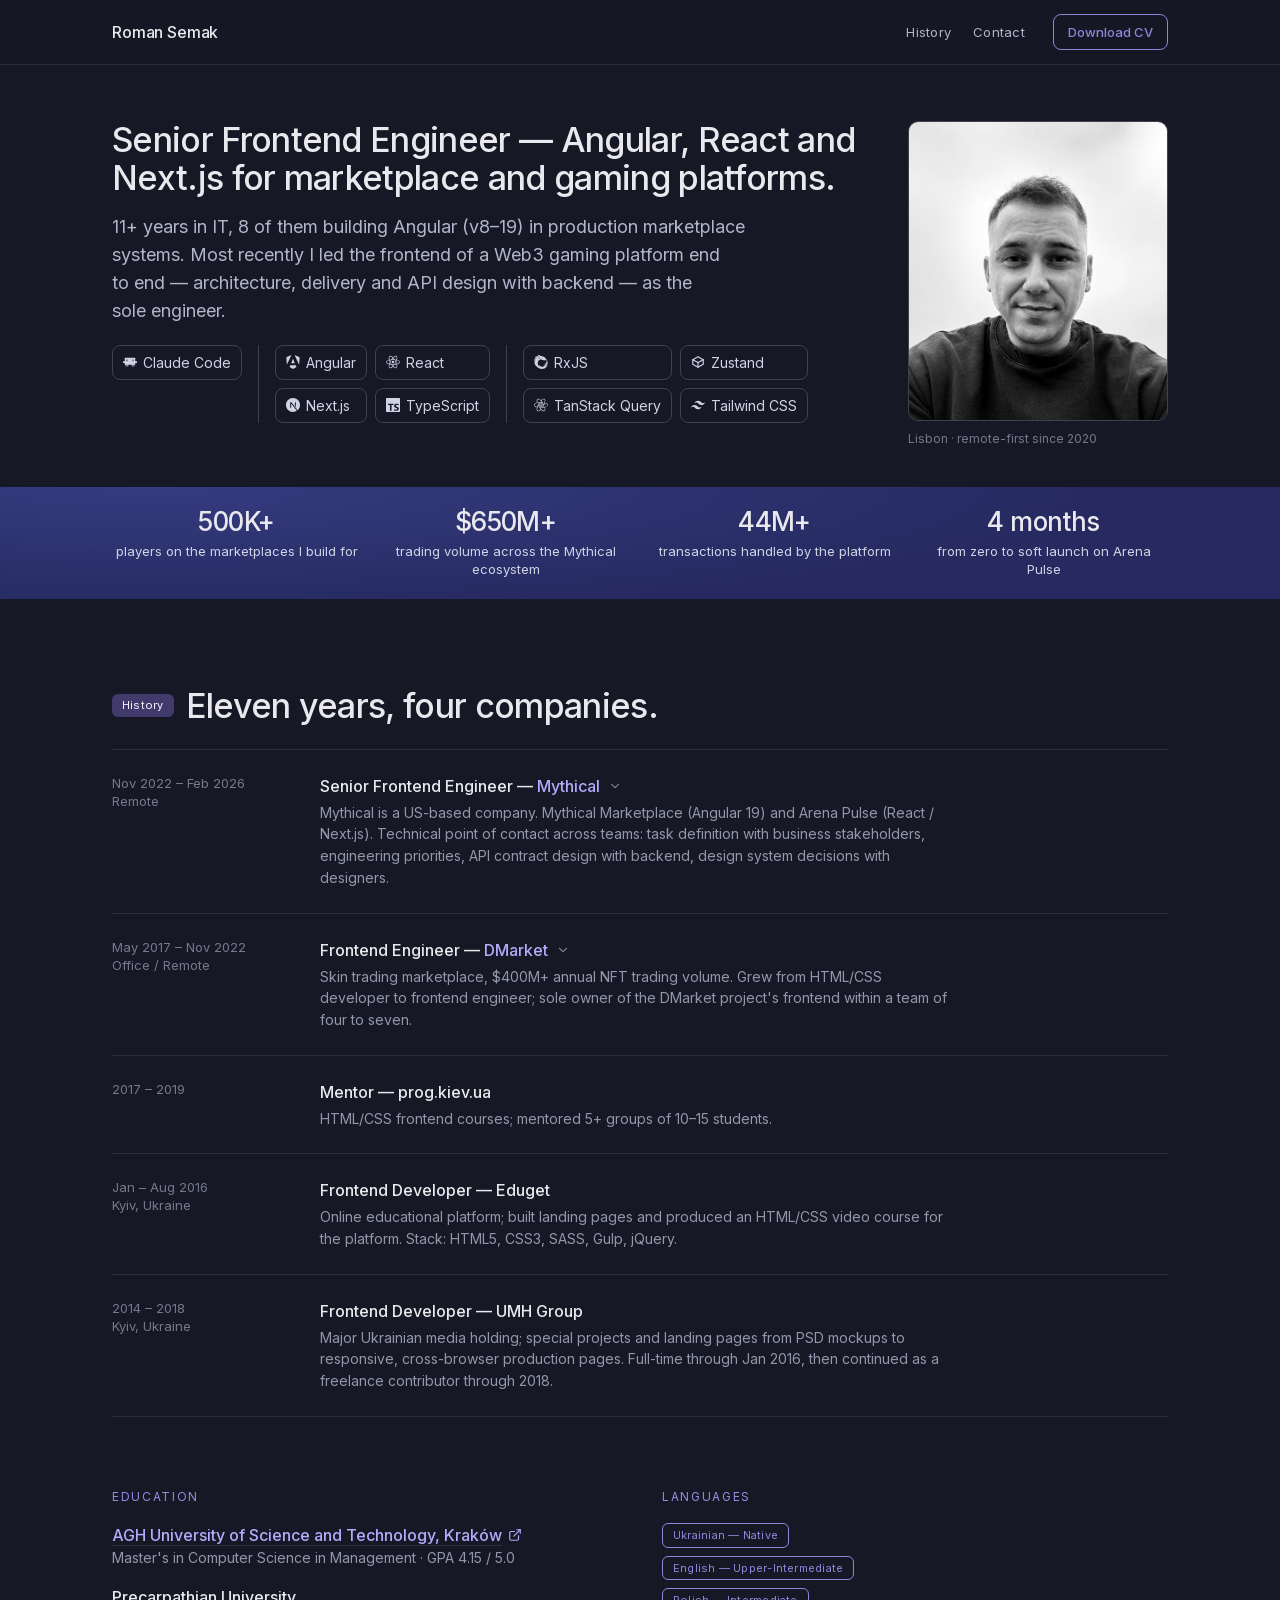
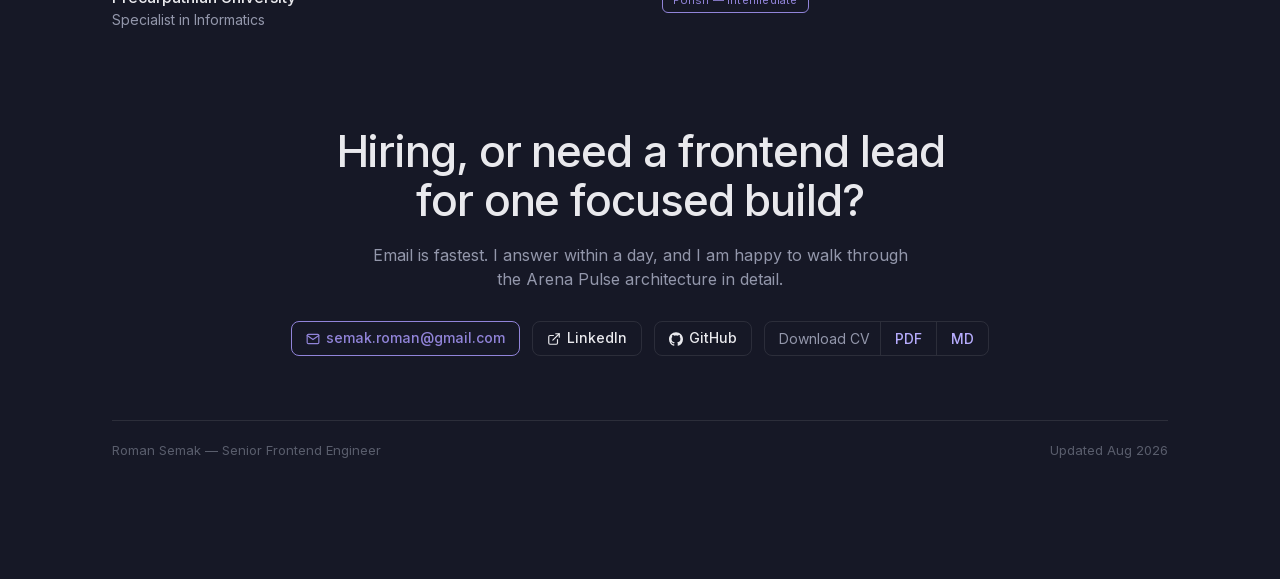
<file: index.html>
<!DOCTYPE html><html lang="en" class="inter_bc220a90-module__m5YftW__variable scroll-smooth scroll-pt-[92px] max-mobile:scroll-pt-32"><head><meta charSet="utf-8"/><meta name="viewport" content="width=device-width, initial-scale=1"/><link rel="preload" href="/_next/static/media/83afe278b6a6bb3c-s.p.2bn3s6zvc0dyp.woff2" as="font" crossorigin="" type="font/woff2"/><link rel="preload" as="image" href="/roman-portrait-bw.jpg"/><link rel="stylesheet" href="/_next/static/chunks/3i-jgq03c5yx2.css" data-precedence="next"/><link rel="preload" as="script" fetchPriority="low" href="/_next/static/chunks/3s6nzrbk-8mnv.js"/><script src="/_next/static/chunks/3450qyhportkm.js" async=""></script><script src="/_next/static/chunks/227kwhsrjlnp4.js" async=""></script><script src="/_next/static/chunks/2rf4jlhk8jejf.js" async=""></script><script src="/_next/static/chunks/turbopack-314730r1eeutx.js" async=""></script><script src="/_next/static/chunks/3fntmmi971322.js" async="" crossorigin=""></script><script src="/_next/static/chunks/34r3vao6y4v-p.js" async="" crossorigin=""></script><script src="/_next/static/chunks/2mhvmg7kts52j.js" async="" crossorigin=""></script><title>Roman Semak — Senior Frontend Engineer</title><meta name="description" content="Senior Frontend Engineer (Angular / React / Next.js). 11+ years in IT building marketplace and gaming frontends that carry real money and real traffic."/><link rel="canonical" href="https://roman-semak.example.com/"/><meta property="og:title" content="Roman Semak — Senior Frontend Engineer"/><meta property="og:description" content="Senior Frontend Engineer (Angular / React / Next.js). 11+ years in IT building marketplace and gaming frontends that carry real money and real traffic."/><meta property="og:image" content="https://roman-semak.example.com/og-image.png"/><meta name="twitter:card" content="summary_large_image"/><meta name="twitter:title" content="Roman Semak — Senior Frontend Engineer"/><meta name="twitter:description" content="Senior Frontend Engineer (Angular / React / Next.js). 11+ years in IT building marketplace and gaming frontends that carry real money and real traffic."/><meta name="twitter:image" content="https://roman-semak.example.com/og-image.png"/><link rel="icon" href="/favicon.ico?favicon.2vob68tjqpejf.ico" sizes="256x256" type="image/x-icon"/><meta name="next-size-adjust" content=""/><script src="/_next/static/chunks/0cz1d0mv5g_q7.js" noModule=""></script></head><body class="font-sans antialiased"><div hidden=""><!--$--><!--/$--></div><div class="min-h-screen"><div class="sticky top-0 z-20 border-b border-divider bg-[rgba(22,24,38,0.97)] backdrop-blur-[10px]"><div class="mx-auto flex max-w-[1120px] items-center gap-7 px-8 py-3.5 max-mobile:flex-wrap max-mobile:gap-2.5 max-mobile:px-[18px] max-mobile:py-3"><a href="#top" class="mr-auto font-medium tracking-[-0.01em] text-text">Roman Semak</a><div class="flex flex-wrap gap-5.5 text-meta tracking-[0.02em] max-mobile:order-3 max-mobile:w-full"><a href="#history" class="text-neutral-400 whitespace-nowrap">History</a><a href="#contact" class="text-neutral-400 whitespace-nowrap">Contact</a></div><a class="btn btn-primary text-meta" href="/cv/Roman_Semak_CV.pdf" download="">Download CV</a></div></div><div id="top" class="mx-auto grid max-w-[1120px] grid-cols-[minmax(0,1fr)_260px] items-start gap-10 px-8 pt-14 pb-10 max-mobile:grid-cols-[minmax(0,1fr)] max-mobile:gap-6 max-mobile:px-[18px] max-mobile:py-7"><div><h1 class="text-h2 mb-4 text-pretty max-mobile:text-[28px]">Senior Frontend Engineer — Angular, React and Next.js for marketplace and gaming platforms.</h1><p class="text-lead max-w-[60ch] text-neutral-400 mb-5 text-pretty">11+ years in IT, 8 of them building Angular (v8–19) in production marketplace systems. Most recently I led the frontend of a Web3 gaming platform end to end — architecture, delivery and API design with backend — as the sole engineer.</p><div class="flex items-start gap-4 max-mobile:flex-col max-mobile:gap-3"><div class="flex flex-col gap-2 max-mobile:flex-row max-mobile:flex-wrap"><button type="button" class="tech-pin"><svg xmlns="http://www.w3.org/2000/svg" width="14" height="14" fill="currentColor" viewBox="0 0 24 24"><title>Claude Code</title><path d="M21 10.5h3v3h-3v3h-1.5v3H18v-3h-1.5v3H15v-3H9v3H7.5v-3H6v3H4.5v-3H3v-3H0v-3h3v-6h18Zm-15 0h1.5v-3H6Zm10.5 0H18v-3h-1.5z"></path></svg><span>Claude Code</span></button><dialog aria-label="AI-Augmented Development" class="m-auto w-[calc(100%-48px)] max-w-[640px] border-0 bg-transparent p-0 backdrop:bg-black/70 backdrop:backdrop-blur-sm"><div class="relative rounded-md border border-accent-800 bg-linear-to-br from-accent-900 to-[#1c1e2b] p-8 max-mobile:p-6"><button type="button" aria-label="Close" class="absolute right-4 top-4 text-neutral-500 transition-colors hover:text-neutral-300"><svg width="16" height="16" viewBox="0 0 24 24" fill="none" stroke="currentColor" stroke-width="2" stroke-linecap="round" stroke-linejoin="round" aria-hidden="true"><path d="M18 6 6 18"></path><path d="M6 6l12 12"></path></svg></button><div class="text-eyebrow uppercase text-accent-500 mb-3.5">AI-Augmented Development</div><h3 class="text-h3 text-text mb-4 text-pretty max-mobile:text-[22px]">Claude Code is part of how I ship — not a novelty bolted on.</h3><p class="text-neutral-400 text-pretty mb-5">Extensive, hands-on experience across the full dev cycle: feature work, refactors, tests, code review and docs. Used most intensively on Arena Pulse, where it let me own delivery — through production deploy — as the sole engineer.</p><div class="flex flex-wrap gap-2 mb-6"><span class="tech-pin"><svg xmlns="http://www.w3.org/2000/svg" width="14" height="14" fill="currentColor" viewBox="0 0 24 24"><title>Claude Code</title><path d="M21 10.5h3v3h-3v3h-1.5v3H18v-3h-1.5v3H15v-3H9v3H7.5v-3H6v3H4.5v-3H3v-3H0v-3h3v-6h18Zm-15 0h1.5v-3H6Zm10.5 0H18v-3h-1.5z"></path></svg><span>Claude Code</span></span><span class="tech-pin"><svg xmlns="http://www.w3.org/2000/svg" width="14" height="14" fill="currentColor" viewBox="0 0 24 24"><title>Model Context Protocol</title><path d="M13.85 0a4.16 4.16 0 0 0-2.95 1.217L1.456 10.66a.835.835 0 0 0 0 1.18.835.835 0 0 0 1.18 0l9.442-9.442a2.49 2.49 0 0 1 3.541 0 2.49 2.49 0 0 1 0 3.541L8.59 12.97l-.1.1a.835.835 0 0 0 0 1.18.835.835 0 0 0 1.18 0l.1-.098 7.03-7.034a2.49 2.49 0 0 1 3.542 0l.049.05a2.49 2.49 0 0 1 0 3.54l-8.54 8.54a1.96 1.96 0 0 0 0 2.755l1.753 1.753a.835.835 0 0 0 1.18 0 .835.835 0 0 0 0-1.18l-1.753-1.753a.266.266 0 0 1 0-.394l8.54-8.54a4.185 4.185 0 0 0 0-5.9l-.05-.05a4.16 4.16 0 0 0-2.95-1.218c-.2 0-.401.02-.6.048a4.17 4.17 0 0 0-1.17-3.552A4.16 4.16 0 0 0 13.85 0m0 3.333a.84.84 0 0 0-.59.245L6.275 10.56a4.186 4.186 0 0 0 0 5.902 4.186 4.186 0 0 0 5.902 0L19.16 9.48a.835.835 0 0 0 0-1.18.835.835 0 0 0-1.18 0l-6.985 6.984a2.49 2.49 0 0 1-3.54 0 2.49 2.49 0 0 1 0-3.54l6.983-6.985a.835.835 0 0 0 0-1.18.84.84 0 0 0-.59-.245"></path></svg><span>MCP</span></span><span class="tech-pin"><svg xmlns="http://www.w3.org/2000/svg" width="14" height="14" fill="currentColor" viewBox="0 0 24 24"><title>Figma</title><path d="M15.852 8.981h-4.588V0h4.588c2.476 0 4.49 2.014 4.49 4.49s-2.014 4.491-4.49 4.491zM12.735 7.51h3.117c1.665 0 3.019-1.355 3.019-3.019s-1.355-3.019-3.019-3.019h-3.117V7.51zm0 1.471H8.148c-2.476 0-4.49-2.014-4.49-4.49S5.672 0 8.148 0h4.588v8.981zm-4.587-7.51c-1.665 0-3.019 1.355-3.019 3.019s1.354 3.02 3.019 3.02h3.117V1.471H8.148zm4.587 15.019H8.148c-2.476 0-4.49-2.014-4.49-4.49s2.014-4.49 4.49-4.49h4.588v8.98zM8.148 8.981c-1.665 0-3.019 1.355-3.019 3.019s1.355 3.019 3.019 3.019h3.117V8.981H8.148zM8.172 24c-2.489 0-4.515-2.014-4.515-4.49s2.014-4.49 4.49-4.49h4.588v4.441c0 2.503-2.047 4.539-4.563 4.539zm-.024-7.51a3.023 3.023 0 0 0-3.019 3.019c0 1.665 1.365 3.019 3.044 3.019 1.705 0 3.093-1.376 3.093-3.068v-2.97H8.148zm7.704 0h-.098c-2.476 0-4.49-2.014-4.49-4.49s2.014-4.49 4.49-4.49h.098c2.476 0 4.49 2.014 4.49 4.49s-2.014 4.49-4.49 4.49zm-.097-7.509c-1.665 0-3.019 1.355-3.019 3.019s1.355 3.019 3.019 3.019h.098c1.665 0 3.019-1.355 3.019-3.019s-1.355-3.019-3.019-3.019h-.098z"></path></svg><span>Figma</span></span><span class="tech-pin"><svg xmlns="http://www.w3.org/2000/svg" width="14" height="14" fill="currentColor" viewBox="0 0 24 24"><title>GitHub Actions</title><path d="M10.984 13.836a.5.5 0 0 1-.353-.146l-.745-.743a.5.5 0 1 1 .706-.708l.392.391 1.181-1.18a.5.5 0 0 1 .708.707l-1.535 1.533a.504.504 0 0 1-.354.146zm9.353-.147l1.534-1.532a.5.5 0 0 0-.707-.707l-1.181 1.18-.392-.391a.5.5 0 1 0-.706.708l.746.743a.497.497 0 0 0 .706-.001zM4.527 7.452l2.557-1.585A1 1 0 0 0 7.09 4.17L4.533 2.56A1 1 0 0 0 3 3.406v3.196a1.001 1.001 0 0 0 1.527.85zm2.03-2.436L4 6.602V3.406l2.557 1.61zM24 12.5c0 1.93-1.57 3.5-3.5 3.5a3.503 3.503 0 0 1-3.46-3h-2.08a3.503 3.503 0 0 1-3.46 3 3.502 3.502 0 0 1-3.46-3h-.558c-.972 0-1.85-.399-2.482-1.042V17c0 1.654 1.346 3 3 3h.04c.244-1.693 1.7-3 3.46-3 1.93 0 3.5 1.57 3.5 3.5S13.43 24 11.5 24a3.502 3.502 0 0 1-3.46-3H8c-2.206 0-4-1.794-4-4V9.899A5.008 5.008 0 0 1 0 5c0-2.757 2.243-5 5-5s5 2.243 5 5a5.005 5.005 0 0 1-4.952 4.998A2.482 2.482 0 0 0 7.482 12h.558c.244-1.693 1.7-3 3.46-3a3.502 3.502 0 0 1 3.46 3h2.08a3.503 3.503 0 0 1 3.46-3c1.93 0 3.5 1.57 3.5 3.5zm-15 8c0 1.378 1.122 2.5 2.5 2.5s2.5-1.122 2.5-2.5-1.122-2.5-2.5-2.5S9 19.122 9 20.5zM5 9c2.206 0 4-1.794 4-4S7.206 1 5 1 1 2.794 1 5s1.794 4 4 4zm9 3.5c0-1.378-1.122-2.5-2.5-2.5S9 11.122 9 12.5s1.122 2.5 2.5 2.5 2.5-1.122 2.5-2.5zm9 0c0-1.378-1.122-2.5-2.5-2.5S18 11.122 18 12.5s1.122 2.5 2.5 2.5 2.5-1.122 2.5-2.5zm-13 8a.5.5 0 1 0 1 0 .5.5 0 0 0-1 0zm2 0a.5.5 0 1 0 1 0 .5.5 0 0 0-1 0zm12 0c0 1.93-1.57 3.5-3.5 3.5a3.503 3.503 0 0 1-3.46-3.002c-.007.001-.013.005-.021.005l-.506.017h-.017a.5.5 0 0 1-.016-.999l.506-.017c.018-.002.035.006.052.007A3.503 3.503 0 0 1 20.5 17c1.93 0 3.5 1.57 3.5 3.5zm-1 0c0-1.378-1.122-2.5-2.5-2.5S18 19.122 18 20.5s1.122 2.5 2.5 2.5 2.5-1.122 2.5-2.5z"></path></svg><span>GitHub Actions</span></span><span class="tech-pin"><svg xmlns="http://www.w3.org/2000/svg" width="14" height="14" fill="currentColor" viewBox="0 0 24 24"><title>Vercel</title><path d="m12 1.608 12 20.784H0Z"></path></svg><span>Vercel</span></span></div><div class="flex flex-col gap-4 border-t border-divider pt-5"><div><div class="mb-1 font-medium text-text">Claude Code</div><ul class="m-0 flex list-none flex-col gap-1.5 pl-4.5 text-secondary text-neutral-400"><li class="list-disc">Feature implementation, refactors and migrations, directly against the real repository.</li><li class="list-disc">Unit and component test generation, kept current alongside the code.</li><li class="list-disc">Code review and architecture decision records (ADRs) as part of delivery.</li></ul></div><div><div class="mb-1 font-medium text-text">MCP servers</div><ul class="m-0 flex list-none flex-col gap-1.5 pl-4.5 text-secondary text-neutral-400"><li class="list-disc">Figma-to-code design handoff wired straight into the coding workflow.</li><li class="list-disc">Custom MCP servers built for other internal tools and services.</li></ul></div><div><div class="mb-1 font-medium text-text">Custom Skills and subagents</div><ul class="m-0 flex list-none flex-col gap-1.5 pl-4.5 text-secondary text-neutral-400"><li class="list-disc">Reusable Skills authored for repeatable tasks — review checklists, deploy runbooks, design-to-code handoff.</li><li class="list-disc">Specialized subagents for parallelizable, multi-step work.</li></ul></div><div><div class="mb-1 font-medium text-text">Hooks and AI-assisted CI/CD</div><ul class="m-0 flex list-none flex-col gap-1.5 pl-4.5 text-secondary text-neutral-400"><li class="list-disc">Hooks that run automatically after every tool call — formatting, checks, safety gates.</li><li class="list-disc">AI-assisted GitHub Actions/Vercel pipelines, owned end to end.</li></ul></div></div></div></dialog></div><span class="w-px self-stretch bg-neutral-800 max-mobile:hidden" aria-hidden="true"></span><div class="grid grid-cols-[repeat(2,max-content)] gap-2 max-mobile:flex max-mobile:flex-row max-mobile:flex-wrap"><span class="tech-pin"><svg xmlns="http://www.w3.org/2000/svg" width="14" height="14" fill="currentColor" viewBox="0 0 24 24"><title>Angular</title><path d="M16.712 17.711H7.288l-1.204 2.916L12 24l5.916-3.373-1.204-2.916ZM14.692 0l7.832 16.855.814-12.856L14.692 0ZM9.308 0 .662 3.999l.814 12.856L9.308 0Zm-.405 13.93h6.198L12 6.396 8.903 13.93Z"></path></svg><span>Angular</span></span><span class="tech-pin"><svg xmlns="http://www.w3.org/2000/svg" width="14" height="14" fill="currentColor" viewBox="0 0 24 24"><title>React</title><path d="M14.23 12.004a2.236 2.236 0 0 1-2.235 2.236 2.236 2.236 0 0 1-2.236-2.236 2.236 2.236 0 0 1 2.235-2.236 2.236 2.236 0 0 1 2.236 2.236zm2.648-10.69c-1.346 0-3.107.96-4.888 2.622-1.78-1.653-3.542-2.602-4.887-2.602-.41 0-.783.093-1.106.278-1.375.793-1.683 3.264-.973 6.365C1.98 8.917 0 10.42 0 12.004c0 1.59 1.99 3.097 5.043 4.03-.704 3.113-.39 5.588.988 6.38.32.187.69.275 1.102.275 1.345 0 3.107-.96 4.888-2.624 1.78 1.654 3.542 2.603 4.887 2.603.41 0 .783-.09 1.106-.275 1.374-.792 1.683-3.263.973-6.365C22.02 15.096 24 13.59 24 12.004c0-1.59-1.99-3.097-5.043-4.032.704-3.11.39-5.587-.988-6.38-.318-.184-.688-.277-1.092-.278zm-.005 1.09v.006c.225 0 .406.044.558.127.666.382.955 1.835.73 3.704-.054.46-.142.945-.25 1.44-.96-.236-2.006-.417-3.107-.534-.66-.905-1.345-1.727-2.035-2.447 1.592-1.48 3.087-2.292 4.105-2.295zm-9.77.02c1.012 0 2.514.808 4.11 2.28-.686.72-1.37 1.537-2.02 2.442-1.107.117-2.154.298-3.113.538-.112-.49-.195-.964-.254-1.42-.23-1.868.054-3.32.714-3.707.19-.09.4-.127.563-.132zm4.882 3.05c.455.468.91.992 1.36 1.564-.44-.02-.89-.034-1.345-.034-.46 0-.915.01-1.36.034.44-.572.895-1.096 1.345-1.565zM12 8.1c.74 0 1.477.034 2.202.093.406.582.802 1.203 1.183 1.86.372.64.71 1.29 1.018 1.946-.308.655-.646 1.31-1.013 1.95-.38.66-.773 1.288-1.18 1.87-.728.063-1.466.098-2.21.098-.74 0-1.477-.035-2.202-.093-.406-.582-.802-1.204-1.183-1.86-.372-.64-.71-1.29-1.018-1.946.303-.657.646-1.313 1.013-1.954.38-.66.773-1.286 1.18-1.868.728-.064 1.466-.098 2.21-.098zm-3.635.254c-.24.377-.48.763-.704 1.16-.225.39-.435.782-.635 1.174-.265-.656-.49-1.31-.676-1.947.64-.15 1.315-.283 2.015-.386zm7.26 0c.695.103 1.365.23 2.006.387-.18.632-.405 1.282-.66 1.933-.2-.39-.41-.783-.64-1.174-.225-.392-.465-.774-.705-1.146zm3.063.675c.484.15.944.317 1.375.498 1.732.74 2.852 1.708 2.852 2.476-.005.768-1.125 1.74-2.857 2.475-.42.18-.88.342-1.355.493-.28-.958-.646-1.956-1.1-2.98.45-1.017.81-2.01 1.085-2.964zm-13.395.004c.278.96.645 1.957 1.1 2.98-.45 1.017-.812 2.01-1.086 2.964-.484-.15-.944-.318-1.37-.5-1.732-.737-2.852-1.706-2.852-2.474 0-.768 1.12-1.742 2.852-2.476.42-.18.88-.342 1.356-.494zm11.678 4.28c.265.657.49 1.312.676 1.948-.64.157-1.316.29-2.016.39.24-.375.48-.762.705-1.158.225-.39.435-.788.636-1.18zm-9.945.02c.2.392.41.783.64 1.175.23.39.465.772.705 1.143-.695-.102-1.365-.23-2.006-.386.18-.63.406-1.282.66-1.933zM17.92 16.32c.112.493.2.968.254 1.423.23 1.868-.054 3.32-.714 3.708-.147.09-.338.128-.563.128-1.012 0-2.514-.807-4.11-2.28.686-.72 1.37-1.536 2.02-2.44 1.107-.118 2.154-.3 3.113-.54zm-11.83.01c.96.234 2.006.415 3.107.532.66.905 1.345 1.727 2.035 2.446-1.595 1.483-3.092 2.295-4.11 2.295-.22-.005-.406-.05-.553-.132-.666-.38-.955-1.834-.73-3.703.054-.46.142-.944.25-1.438zm4.56.64c.44.02.89.034 1.345.034.46 0 .915-.01 1.36-.034-.44.572-.895 1.095-1.345 1.565-.455-.47-.91-.993-1.36-1.565z"></path></svg><span>React</span></span><span class="tech-pin"><svg xmlns="http://www.w3.org/2000/svg" width="14" height="14" fill="currentColor" viewBox="0 0 24 24"><title>Next.js</title><path d="M18.665 21.978C16.758 23.255 14.465 24 12 24 5.377 24 0 18.623 0 12S5.377 0 12 0s12 5.377 12 12c0 3.583-1.574 6.801-4.067 9.001L9.219 7.2H7.2v9.596h1.615V9.251l9.85 12.727Zm-3.332-8.533 1.6 2.061V7.2h-1.6v6.245Z"></path></svg><span>Next.js</span></span><span class="tech-pin"><svg xmlns="http://www.w3.org/2000/svg" width="14" height="14" fill="currentColor" viewBox="0 0 24 24"><title>TypeScript</title><path d="M1.125 0C.502 0 0 .502 0 1.125v21.75C0 23.498.502 24 1.125 24h21.75c.623 0 1.125-.502 1.125-1.125V1.125C24 .502 23.498 0 22.875 0zm17.363 9.75c.612 0 1.154.037 1.627.111a6.38 6.38 0 0 1 1.306.34v2.458a3.95 3.95 0 0 0-.643-.361 5.093 5.093 0 0 0-.717-.26 5.453 5.453 0 0 0-1.426-.2c-.3 0-.573.028-.819.086a2.1 2.1 0 0 0-.623.242c-.17.104-.3.229-.393.374a.888.888 0 0 0-.14.49c0 .196.053.373.156.529.104.156.252.304.443.444s.423.276.696.41c.273.135.582.274.926.416.47.197.892.407 1.266.628.374.222.695.473.963.753.268.279.472.598.614.957.142.359.214.776.214 1.253 0 .657-.125 1.21-.373 1.656a3.033 3.033 0 0 1-1.012 1.085 4.38 4.38 0 0 1-1.487.596c-.566.12-1.163.18-1.79.18a9.916 9.916 0 0 1-1.84-.164 5.544 5.544 0 0 1-1.512-.493v-2.63a5.033 5.033 0 0 0 3.237 1.2c.333 0 .624-.03.872-.09.249-.06.456-.144.623-.25.166-.108.29-.234.373-.38a1.023 1.023 0 0 0-.074-1.089 2.12 2.12 0 0 0-.537-.5 5.597 5.597 0 0 0-.807-.444 27.72 27.72 0 0 0-1.007-.436c-.918-.383-1.602-.852-2.053-1.405-.45-.553-.676-1.222-.676-2.005 0-.614.123-1.141.369-1.582.246-.441.58-.804 1.004-1.089a4.494 4.494 0 0 1 1.47-.629 7.536 7.536 0 0 1 1.77-.201zm-15.113.188h9.563v2.166H9.506v9.646H6.789v-9.646H3.375z"></path></svg><span>TypeScript</span></span></div><span class="w-px self-stretch bg-neutral-800 max-mobile:hidden" aria-hidden="true"></span><div class="grid grid-cols-[repeat(2,max-content)] gap-2 max-mobile:flex max-mobile:flex-row max-mobile:flex-wrap"><span class="tech-pin"><svg xmlns="http://www.w3.org/2000/svg" width="14" height="14" fill="currentColor" viewBox="0 0 24 24"><title>ReactiveX</title><path d="M7.402 2.343c-2.224.984-3.615 2.583-4.4 3.747-.852 1.268-1.184 2.319-1.184 2.328-.002.036.005-.017 0 .019-.246.7-.473 1.798-.473 1.807-.265 1.344-.142 2.593-.142 2.612l.029.246a9.58 9.58 0 01.132-1.012c.019-.133.37-2.016 1.694-3.511.142-.218 1.675-2.233 4.495-2.233.606 0 1.24.094 1.874.283h.019c.038.01.87.313 1.173.464.284.142.786.36.795.36h.02c2.715 1.325 5.062 1.75 5.081 1.76.672.114 1.278.17 1.817.17 1.079 0 1.855-.236 2.262-.69.237-.26.307-.559.293-.814.019-.985-.785-2.044-1.467-2.754a10.868 10.868 0 00-1.542-1.344c-2.044-1.514-4.23-2.28-6.52-2.28-2.347.009-3.937.832-3.956.842zm7.419 2.659c.284 0 .511.227.511.51a.509.509 0 01-.511.512.509.509 0 01-.511-.511c0-.284.227-.511.511-.511zm-6.605-1.94c.075 0 .123.019.142.019l3.227 1.003-.123.255-1.543-.482c-.548-.17-1.12-.351-1.656-.52-.01 0-.028-.01-.047-.01-.02 0-.048 0-.067.01-.293.075-1.097.359-1.334.785a.481.481 0 00-.038.378c0 .01.17.54.596 1.088l2.14-.104 1.428-.066-.142.293-3.549.17c-.53-.643-.738-1.286-.738-1.286C6.181 3.554 8.083 3.07 8.083 3.07c.045-.001.09-.006.133-.01zm11.223 15.747c2.177-.946 3.104-2.584 3.104-2.584 2.035-2.772 1.344-5.697 1.344-5.697-1.296 2.82-2.48 3.596-2.48 3.596 3.19-4.854.02-7.788.02-7.788C22.723 9.1 21 12.468 21 12.468c-1.448 3.048-3.502 4.136-3.502 4.136 2.29.426 3.975-1.117 3.975-1.117-3.284 3.549-6.842 3.379-6.842 3.379 1.495 1.675 3.738 1.533 3.738 1.533-2.934.69-5.688-.284-7.95-2.167-.425-.35-.832-.73-1.21-1.136-.144-.15-.28-.31-.417-.464-.047 1.751 1.779 3.379 1.779 3.379-2.29-.947-3.34-3-3.34-3s-1.543-2.631-.426-5.631c1.107-2.962 4.419-3.626 4.504-3.645-.251-.117-.644-.292-.814-.367-.293-.142-1.145-.455-1.145-.455a6.397 6.397 0 00-1.798-.274c-2.792 0-4.277 2.11-4.277 2.11-1.316 1.477-1.628 3.388-1.628 3.388-.37 1.827.028 3.748.028 3.748s.038.151.048.217c.303.72.69 1.43 1.145 2.101 2.46 3.672 6.454 4.94 6.454 4.94 5.914 2.006 9.955-.946 9.955-.946 3.72-2.555 4.467-5.508 4.467-5.508-3.01 2.338-4.306 2.12-4.306 2.12zM1.307 14.948a12.545 12.545 0 01-.36-1.78c-.01-.098-.025-.207-.037-.302 0 0-.133-1.287.151-2.697 0 0 .01-.038.02-.095.036-.203.093-.407.132-.577.085-.37.208-.814.33-1.174 0 0 1.307-4.287 5.726-6.245 0 0 1.524-.805 3.823-.862-.162-.16-.349-.329-.51-.435-1.08-.72-2.688-.956-3.663.057-.293.303-.54.634-.814.937-.312.34-.69.624-1.126.785-.378.142-.757.114-1.145.18-.397.066-.804.208-1.126.464-.35.284-.492.662-.53 1.097-.038.341-.028.691-.047 1.032-.048 1.003-.37 1.287-1.089 1.845-.303.227-.558.53-.747.852-.568 1.003.34 2.044.388 3.057.01.208-.01.416-.085.615-.076.217-.228.36-.35.54-.171.236-.285.52-.237.813.047.293.199.568.34.823.275.455.616.862.975 1.25.012.016.038.04.054.052l-.073-.232z"></path></svg><span>RxJS</span></span><span class="tech-pin"><svg width="14" height="14" viewBox="0 0 24 24" fill="none" stroke="currentColor" stroke-width="2" stroke-linecap="round" stroke-linejoin="round" aria-hidden="true"><path d="M21 8 12 3 3 8l9 5 9-5Z"></path><path d="M3 8v8l9 5 9-5V8"></path><path d="M12 13v8"></path></svg><span>Zustand</span></span><span class="tech-pin"><svg xmlns="http://www.w3.org/2000/svg" width="14" height="14" fill="currentColor" viewBox="0 0 24 24"><title>React Query</title><path d="M6.9297 13.6875c.164-.0938.375-.0352.4687.1328l.0625.1055c.4805.8515.9805 1.6601 1.5 2.4258.6133.9023 1.3047 1.8164 2.0743 2.7421a.3455.3455 0 0 1-.0391.4844l-.0742.0664c-2.543 2.2227-4.1914 2.664-4.9532 1.332-.746-1.3046-.4765-3.6718.8086-7.1093a.3437.3437 0 0 1 .1524-.1797ZM17.75 16.3008c.1836-.0313.3594.086.3945.2695l.0196.1016c.6289 3.2851.1875 4.9297-1.3243 4.9297-1.4804 0-3.3593-1.4024-5.6484-4.2032a.3271.3271 0 0 1-.0742-.2226c0-.1875.1562-.3399.3437-.3399h.1211a32.9838 32.9838 0 0 0 2.8086-.0976c1.0703-.086 2.1914-.2305 3.3594-.4375zm.871-6.9766a.3528.3528 0 0 1 .4454-.211l.1016.0352c3.2617 1.1094 4.5039 2.332 3.7187 3.6641-.7656 1.3047-2.9922 2.254-6.6836 2.8477-.082.0117-.168-.004-.2383-.047-.168-.0976-.2265-.3085-.125-.4765l.0625-.1054c.504-.8438.957-1.6836 1.3672-2.5235.4766-.9883.9297-2.0508 1.3516-3.1836zM7.797 8.3398c.082-.0117.168.004.2383.047.168.0976.2265.3085.125.4765l-.0625.1054a34.0882 34.0882 0 0 0-1.3672 2.5235c-.4766.9883-.9297 2.0508-1.3516 3.1836a.3528.3528 0 0 1-.4453.211l-.1016-.0352c-3.2617-1.1094-4.5039-2.332-3.7187-3.6641.7656-1.3047 2.9922-2.254 6.6836-2.8477Zm5.2812-3.9843c2.543-2.2227 4.1914-2.664 4.9532-1.332.746 1.3046.4765 3.6718-.8086 7.1093a.3436.3436 0 0 1-.1524.1797c-.164.0938-.375.0352-.4687-.1328l-.0625-.1055c-.4805-.8515-.9805-1.6601-1.5-2.4258-.6133-.9023-1.3047-1.8164-2.0743-2.7421a.3455.3455 0 0 1 .0391-.4844Zm-5.793-2.082c1.4805 0 3.3633 1.4023 5.6485 4.203a.3488.3488 0 0 1 .0781.2188c-.0039.1914-.1562.3438-.3476.3438l-.1172-.004a34.5835 34.5835 0 0 0-2.8086.1016c-1.0742.086-2.1953.2305-3.3633.4375a.343.343 0 0 1-.3945-.2734l-.0196-.0977c-.629-3.2851-.1876-4.9297 1.3242-4.9297Zm2.8711 5.8124h3.6875a.638.638 0 0 1 .5508.3164l1.8477 3.2188a.6437.6437 0 0 1 0 .6289l-1.8477 3.2227a.638.638 0 0 1-.5507.3164h-3.6875c-.2266 0-.4375-.1211-.547-.3164L7.7579 12.25a.6437.6437 0 0 1 0-.629l1.8516-3.2187c.1093-.1953.3203-.3164.5468-.3164Zm3.2305.793a.638.638 0 0 1 .5508.3164l1.3906 2.4258a.6437.6437 0 0 1 0 .6289l-1.3906 2.4297a.638.638 0 0 1-.5508.3164h-2.7734c-.2266 0-.4375-.1211-.5469-.3164L8.672 12.25a.6437.6437 0 0 1 0-.629l1.3945-2.4257c.1094-.1953.3203-.3164.5469-.3164Zm-.4922.8672h-1.789c-.2266 0-.4336.1172-.547.3164l-.8983 1.5586a.6437.6437 0 0 0 0 .6289l.8984 1.5625a.6317.6317 0 0 0 .5469.3164h1.789a.6317.6317 0 0 0 .547-.3164l.8983-1.5625a.6437.6437 0 0 0 0-.629l-.8984-1.5585c-.1133-.1992-.3203-.3164-.5469-.3164Zm-.4765.8281c.2265 0 .4375.1211.5468.3164l.422.7305c.1132.1953.1132.4375 0 .6289l-.422.7344c-.1093.1953-.3203.3164-.5468.3164h-.836a.6317.6317 0 0 1-.5468-.3164l-.422-.7344c-.1132-.1914-.1132-.4336 0-.629l.422-.7304a.6317.6317 0 0 1 .5468-.3164zm-.418.8164a.548.548 0 0 0-.4727.2735c-.0976.168-.0976.375 0 .5468a.5444.5444 0 0 0 .4727.2696.5444.5444 0 0 0 .4727-.2696c.0976-.1718.0976-.3789 0-.5468A.548.548 0 0 0 12 11.3906Zm-4.4219.5469h.9805M18.9805 7.75c.3906-1.8945.4765-3.3438.2226-4.3984-.1484-.629-.4218-1.1368-.8398-1.5078-.4414-.3907-1-.582-1.625-.582-1.0352 0-2.1211.4726-3.2813 1.3671-.4726.3633-.9648.8047-1.4726 1.3164-.043-.0508-.086-.1015-.1367-.1445-1.4454-1.2852-2.6602-2.082-3.6993-2.3906-.6171-.1836-1.1953-.1993-1.7226-.0235-.5586.1875-1.004.5742-1.3164 1.1172-.5156.8945-.6524 2.0742-.461 3.5274.0782.5898.2149 1.2343.4024 1.9335a1.1187 1.1187 0 0 0-.2149.047C3.008 8.621 1.711 9.2694.9258 10.0155c-.4649.4414-.7695.9375-.8828 1.4805-.1133.5781 0 1.1562.3125 1.6992.5156.8945 1.4648 1.5977 2.8164 2.1563.543.2226 1.1562.4257 1.8437.6093a1.0227 1.0227 0 0 0-.0703.2266c-.3906 1.8906-.4765 3.3438-.2226 4.3945.1484.629.4257 1.1407.8398 1.5078.4414.3907 1 .582 1.625.582 1.0352 0 2.121-.4726 3.2813-1.3632.4765-.3711.9726-.8164 1.4882-1.336a1.2 1.2 0 0 0 .1953.2266c1.4454 1.2852 2.6602 2.082 3.6993 2.3906.6172.1836 1.1953.1993 1.7226.0235.5586-.1875 1.004-.5742 1.3164-1.1172.5157-.8945.6524-2.0742.461-3.5273-.082-.6133-.2227-1.2813-.4258-2.0118a1.2248 1.2248 0 0 0 .2383-.0468c1.828-.6094 3.125-1.2578 3.9101-2.004.4649-.4413.7696-.9374.8828-1.4804.1133-.5781 0-1.1563-.3125-1.6992-.5156-.8946-1.4648-1.5977-2.8164-2.1563-.5586-.2304-1.1953-.4414-1.9062-.625a.8647.8647 0 0 0 .0586-.1953z"></path></svg><span>TanStack Query</span></span><span class="tech-pin"><svg xmlns="http://www.w3.org/2000/svg" width="14" height="14" fill="currentColor" viewBox="0 0 24 24"><title>Tailwind CSS</title><path d="M12.001,4.8c-3.2,0-5.2,1.6-6,4.8c1.2-1.6,2.6-2.2,4.2-1.8c0.913,0.228,1.565,0.89,2.288,1.624 C13.666,10.618,15.027,12,18.001,12c3.2,0,5.2-1.6,6-4.8c-1.2,1.6-2.6,2.2-4.2,1.8c-0.913-0.228-1.565-0.89-2.288-1.624 C16.337,6.182,14.976,4.8,12.001,4.8z M6.001,12c-3.2,0-5.2,1.6-6,4.8c1.2-1.6,2.6-2.2,4.2-1.8c0.913,0.228,1.565,0.89,2.288,1.624 c1.177,1.194,2.538,2.576,5.512,2.576c3.2,0,5.2-1.6,6-4.8c-1.2,1.6-2.6,2.2-4.2,1.8c-0.913-0.228-1.565-0.89-2.288-1.624 C10.337,13.382,8.976,12,6.001,12z"></path></svg><span>Tailwind CSS</span></span></div></div></div><div><div class="group relative h-[300px] w-[260px] overflow-hidden rounded-[10px] border border-neutral-800 max-mobile:h-[240px] max-mobile:w-full"><img alt="Roman Semak" decoding="async" data-nimg="fill" class="object-cover" style="position:absolute;height:100%;width:100%;left:0;top:0;right:0;bottom:0;color:transparent" src="/roman-portrait-bw.jpg"/><img alt="Roman Semak" loading="lazy" decoding="async" data-nimg="fill" class="object-cover opacity-0 transition-opacity duration-500 ease-out group-hover:opacity-100 motion-reduce:transition-none" style="position:absolute;height:100%;width:100%;left:0;top:0;right:0;bottom:0;color:transparent" src="/roman-portrait-color.jpg"/></div><div class="mt-2.5 text-xs text-neutral-600">Lisbon · remote-first since 2020</div></div></div><div class="bg-stat-band"><div class="mx-auto grid max-w-[1120px] grid-cols-4 gap-5 px-8 py-5 max-mobile:grid-cols-2 max-mobile:gap-4 max-mobile:px-[18px] max-mobile:py-4"><div class="text-center"><div class="text-h3 font-medium">500K+</div><div class="mt-1.5 text-meta text-neutral-300">players on the marketplaces I build for</div></div><div class="text-center"><div class="text-h3 font-medium">$650M+</div><div class="mt-1.5 text-meta text-neutral-300">trading volume across the Mythical ecosystem</div></div><div class="text-center"><div class="text-h3 font-medium">44M+</div><div class="mt-1.5 text-meta text-neutral-300">transactions handled by the platform</div></div><div class="text-center"><div class="text-h3 font-medium">4 months</div><div class="mt-1.5 text-meta text-neutral-300">from zero to soft launch on Arena Pulse</div></div></div></div><div id="history" class="mx-auto max-w-[1120px] px-8 pt-22 max-mobile:px-[18px]"><div class="flex flex-wrap items-center gap-3 mb-6"><span class="tag tag-accent">History</span><h2 class="text-h2 m-0 max-mobile:text-[25px]">Eleven years, four companies.</h2></div><div data-reveal="true"><div class="border-t border-divider py-6 "><div role="button" tabindex="0" aria-expanded="false" aria-controls="history-panel-mythical-role" class="cursor-pointer"><div class="grid grid-cols-[180px_minmax(0,1fr)] gap-7 max-mobile:grid-cols-[minmax(0,1fr)] max-mobile:gap-1.5"><div class="text-meta text-neutral-600">Nov 2022 – Feb 2026<br/>Remote</div><div><div class="mb-1 flex items-center gap-2 font-medium"><span>Senior Frontend Engineer<!-- --> —<!-- --> <a href="https://mythical.market" target="_blank" rel="noopener">Mythical</a></span><svg class="accordion-caret" data-open="false" width="14" height="14" viewBox="0 0 24 24" fill="none" stroke="currentColor" stroke-width="2" stroke-linecap="round" stroke-linejoin="round" aria-hidden="true"><polyline points="6 9 12 15 18 9"></polyline></svg></div><div class="max-w-[70ch] text-secondary text-neutral-500">Mythical is a US-based company. Mythical Marketplace (Angular 19) and Arena Pulse (React / Next.js). Technical point of contact across teams: task definition with business stakeholders, engineering priorities, API contract design with backend, design system decisions with designers.</div></div></div></div><div class="accordion-panel" data-open="false"><div class="overflow-hidden"><div id="history-panel-mythical-role" role="region" class="flex flex-col gap-5 pt-5"><div class="rounded-md border border-neutral-800 bg-linear-to-b from-surface to-[#1c1e2b] p-6 max-mobile:p-[18px]"><div class="mb-3 flex flex-wrap items-center gap-3"><h4 class="text-h3 m-0 text-[20px]">Arena Pulse</h4><span class="tag tag-accent">Frontend Lead</span><span class="text-meta text-neutral-600">Sep 2025 – Feb 2026 · React / Next.js</span><a href="/arena/" class="btn btn-primary ml-auto max-mobile:ml-0">View case study<svg width="14" height="14" viewBox="0 0 24 24" fill="none" stroke="currentColor" stroke-width="2" stroke-linecap="round" stroke-linejoin="round" aria-hidden="true"><path d="M18 13v6a2 2 0 0 1-2 2H5a2 2 0 0 1-2-2V8a2 2 0 0 1 2-2h6"></path><path d="M15 3h6v6"></path><path d="M10 14 21 3"></path></svg></a></div><p class="text-body text-neutral-300 mb-4">A gaming competition platform: on-chain challenges, leaderboards and rewards across multiple games. I owned the entire frontend direction as the sole frontend engineer in a fully English-speaking, US-based team, and delivered the soft launch four months after the first commit — a scope normally staffed with a full team, made possible because Claude Code carried the repetitive half of the work, including the CI/CD pipeline that let me own every deploy end to end.</p><div class="mb-5 flex flex-wrap gap-2"><span class="tech-pin"><svg xmlns="http://www.w3.org/2000/svg" width="14" height="14" fill="currentColor" viewBox="0 0 24 24"><title>React</title><path d="M14.23 12.004a2.236 2.236 0 0 1-2.235 2.236 2.236 2.236 0 0 1-2.236-2.236 2.236 2.236 0 0 1 2.235-2.236 2.236 2.236 0 0 1 2.236 2.236zm2.648-10.69c-1.346 0-3.107.96-4.888 2.622-1.78-1.653-3.542-2.602-4.887-2.602-.41 0-.783.093-1.106.278-1.375.793-1.683 3.264-.973 6.365C1.98 8.917 0 10.42 0 12.004c0 1.59 1.99 3.097 5.043 4.03-.704 3.113-.39 5.588.988 6.38.32.187.69.275 1.102.275 1.345 0 3.107-.96 4.888-2.624 1.78 1.654 3.542 2.603 4.887 2.603.41 0 .783-.09 1.106-.275 1.374-.792 1.683-3.263.973-6.365C22.02 15.096 24 13.59 24 12.004c0-1.59-1.99-3.097-5.043-4.032.704-3.11.39-5.587-.988-6.38-.318-.184-.688-.277-1.092-.278zm-.005 1.09v.006c.225 0 .406.044.558.127.666.382.955 1.835.73 3.704-.054.46-.142.945-.25 1.44-.96-.236-2.006-.417-3.107-.534-.66-.905-1.345-1.727-2.035-2.447 1.592-1.48 3.087-2.292 4.105-2.295zm-9.77.02c1.012 0 2.514.808 4.11 2.28-.686.72-1.37 1.537-2.02 2.442-1.107.117-2.154.298-3.113.538-.112-.49-.195-.964-.254-1.42-.23-1.868.054-3.32.714-3.707.19-.09.4-.127.563-.132zm4.882 3.05c.455.468.91.992 1.36 1.564-.44-.02-.89-.034-1.345-.034-.46 0-.915.01-1.36.034.44-.572.895-1.096 1.345-1.565zM12 8.1c.74 0 1.477.034 2.202.093.406.582.802 1.203 1.183 1.86.372.64.71 1.29 1.018 1.946-.308.655-.646 1.31-1.013 1.95-.38.66-.773 1.288-1.18 1.87-.728.063-1.466.098-2.21.098-.74 0-1.477-.035-2.202-.093-.406-.582-.802-1.204-1.183-1.86-.372-.64-.71-1.29-1.018-1.946.303-.657.646-1.313 1.013-1.954.38-.66.773-1.286 1.18-1.868.728-.064 1.466-.098 2.21-.098zm-3.635.254c-.24.377-.48.763-.704 1.16-.225.39-.435.782-.635 1.174-.265-.656-.49-1.31-.676-1.947.64-.15 1.315-.283 2.015-.386zm7.26 0c.695.103 1.365.23 2.006.387-.18.632-.405 1.282-.66 1.933-.2-.39-.41-.783-.64-1.174-.225-.392-.465-.774-.705-1.146zm3.063.675c.484.15.944.317 1.375.498 1.732.74 2.852 1.708 2.852 2.476-.005.768-1.125 1.74-2.857 2.475-.42.18-.88.342-1.355.493-.28-.958-.646-1.956-1.1-2.98.45-1.017.81-2.01 1.085-2.964zm-13.395.004c.278.96.645 1.957 1.1 2.98-.45 1.017-.812 2.01-1.086 2.964-.484-.15-.944-.318-1.37-.5-1.732-.737-2.852-1.706-2.852-2.474 0-.768 1.12-1.742 2.852-2.476.42-.18.88-.342 1.356-.494zm11.678 4.28c.265.657.49 1.312.676 1.948-.64.157-1.316.29-2.016.39.24-.375.48-.762.705-1.158.225-.39.435-.788.636-1.18zm-9.945.02c.2.392.41.783.64 1.175.23.39.465.772.705 1.143-.695-.102-1.365-.23-2.006-.386.18-.63.406-1.282.66-1.933zM17.92 16.32c.112.493.2.968.254 1.423.23 1.868-.054 3.32-.714 3.708-.147.09-.338.128-.563.128-1.012 0-2.514-.807-4.11-2.28.686-.72 1.37-1.536 2.02-2.44 1.107-.118 2.154-.3 3.113-.54zm-11.83.01c.96.234 2.006.415 3.107.532.66.905 1.345 1.727 2.035 2.446-1.595 1.483-3.092 2.295-4.11 2.295-.22-.005-.406-.05-.553-.132-.666-.38-.955-1.834-.73-3.703.054-.46.142-.944.25-1.438zm4.56.64c.44.02.89.034 1.345.034.46 0 .915-.01 1.36-.034-.44.572-.895 1.095-1.345 1.565-.455-.47-.91-.993-1.36-1.565z"></path></svg><span>React<!-- --> 19</span></span><span class="tech-pin"><svg xmlns="http://www.w3.org/2000/svg" width="14" height="14" fill="currentColor" viewBox="0 0 24 24"><title>Next.js</title><path d="M18.665 21.978C16.758 23.255 14.465 24 12 24 5.377 24 0 18.623 0 12S5.377 0 12 0s12 5.377 12 12c0 3.583-1.574 6.801-4.067 9.001L9.219 7.2H7.2v9.596h1.615V9.251l9.85 12.727Zm-3.332-8.533 1.6 2.061V7.2h-1.6v6.245Z"></path></svg><span>Next.js</span></span><span class="tech-pin"><svg xmlns="http://www.w3.org/2000/svg" width="14" height="14" fill="currentColor" viewBox="0 0 24 24"><title>TypeScript</title><path d="M1.125 0C.502 0 0 .502 0 1.125v21.75C0 23.498.502 24 1.125 24h21.75c.623 0 1.125-.502 1.125-1.125V1.125C24 .502 23.498 0 22.875 0zm17.363 9.75c.612 0 1.154.037 1.627.111a6.38 6.38 0 0 1 1.306.34v2.458a3.95 3.95 0 0 0-.643-.361 5.093 5.093 0 0 0-.717-.26 5.453 5.453 0 0 0-1.426-.2c-.3 0-.573.028-.819.086a2.1 2.1 0 0 0-.623.242c-.17.104-.3.229-.393.374a.888.888 0 0 0-.14.49c0 .196.053.373.156.529.104.156.252.304.443.444s.423.276.696.41c.273.135.582.274.926.416.47.197.892.407 1.266.628.374.222.695.473.963.753.268.279.472.598.614.957.142.359.214.776.214 1.253 0 .657-.125 1.21-.373 1.656a3.033 3.033 0 0 1-1.012 1.085 4.38 4.38 0 0 1-1.487.596c-.566.12-1.163.18-1.79.18a9.916 9.916 0 0 1-1.84-.164 5.544 5.544 0 0 1-1.512-.493v-2.63a5.033 5.033 0 0 0 3.237 1.2c.333 0 .624-.03.872-.09.249-.06.456-.144.623-.25.166-.108.29-.234.373-.38a1.023 1.023 0 0 0-.074-1.089 2.12 2.12 0 0 0-.537-.5 5.597 5.597 0 0 0-.807-.444 27.72 27.72 0 0 0-1.007-.436c-.918-.383-1.602-.852-2.053-1.405-.45-.553-.676-1.222-.676-2.005 0-.614.123-1.141.369-1.582.246-.441.58-.804 1.004-1.089a4.494 4.494 0 0 1 1.47-.629 7.536 7.536 0 0 1 1.77-.201zm-15.113.188h9.563v2.166H9.506v9.646H6.789v-9.646H3.375z"></path></svg><span>TypeScript</span></span><span class="tech-pin"><svg width="14" height="14" viewBox="0 0 24 24" fill="none" stroke="currentColor" stroke-width="2" stroke-linecap="round" stroke-linejoin="round" aria-hidden="true"><path d="M21 8 12 3 3 8l9 5 9-5Z"></path><path d="M3 8v8l9 5 9-5V8"></path><path d="M12 13v8"></path></svg><span>Zustand</span></span><span class="tech-pin"><svg xmlns="http://www.w3.org/2000/svg" width="14" height="14" fill="currentColor" viewBox="0 0 24 24"><title>React Query</title><path d="M6.9297 13.6875c.164-.0938.375-.0352.4687.1328l.0625.1055c.4805.8515.9805 1.6601 1.5 2.4258.6133.9023 1.3047 1.8164 2.0743 2.7421a.3455.3455 0 0 1-.0391.4844l-.0742.0664c-2.543 2.2227-4.1914 2.664-4.9532 1.332-.746-1.3046-.4765-3.6718.8086-7.1093a.3437.3437 0 0 1 .1524-.1797ZM17.75 16.3008c.1836-.0313.3594.086.3945.2695l.0196.1016c.6289 3.2851.1875 4.9297-1.3243 4.9297-1.4804 0-3.3593-1.4024-5.6484-4.2032a.3271.3271 0 0 1-.0742-.2226c0-.1875.1562-.3399.3437-.3399h.1211a32.9838 32.9838 0 0 0 2.8086-.0976c1.0703-.086 2.1914-.2305 3.3594-.4375zm.871-6.9766a.3528.3528 0 0 1 .4454-.211l.1016.0352c3.2617 1.1094 4.5039 2.332 3.7187 3.6641-.7656 1.3047-2.9922 2.254-6.6836 2.8477-.082.0117-.168-.004-.2383-.047-.168-.0976-.2265-.3085-.125-.4765l.0625-.1054c.504-.8438.957-1.6836 1.3672-2.5235.4766-.9883.9297-2.0508 1.3516-3.1836zM7.797 8.3398c.082-.0117.168.004.2383.047.168.0976.2265.3085.125.4765l-.0625.1054a34.0882 34.0882 0 0 0-1.3672 2.5235c-.4766.9883-.9297 2.0508-1.3516 3.1836a.3528.3528 0 0 1-.4453.211l-.1016-.0352c-3.2617-1.1094-4.5039-2.332-3.7187-3.6641.7656-1.3047 2.9922-2.254 6.6836-2.8477Zm5.2812-3.9843c2.543-2.2227 4.1914-2.664 4.9532-1.332.746 1.3046.4765 3.6718-.8086 7.1093a.3436.3436 0 0 1-.1524.1797c-.164.0938-.375.0352-.4687-.1328l-.0625-.1055c-.4805-.8515-.9805-1.6601-1.5-2.4258-.6133-.9023-1.3047-1.8164-2.0743-2.7421a.3455.3455 0 0 1 .0391-.4844Zm-5.793-2.082c1.4805 0 3.3633 1.4023 5.6485 4.203a.3488.3488 0 0 1 .0781.2188c-.0039.1914-.1562.3438-.3476.3438l-.1172-.004a34.5835 34.5835 0 0 0-2.8086.1016c-1.0742.086-2.1953.2305-3.3633.4375a.343.343 0 0 1-.3945-.2734l-.0196-.0977c-.629-3.2851-.1876-4.9297 1.3242-4.9297Zm2.8711 5.8124h3.6875a.638.638 0 0 1 .5508.3164l1.8477 3.2188a.6437.6437 0 0 1 0 .6289l-1.8477 3.2227a.638.638 0 0 1-.5507.3164h-3.6875c-.2266 0-.4375-.1211-.547-.3164L7.7579 12.25a.6437.6437 0 0 1 0-.629l1.8516-3.2187c.1093-.1953.3203-.3164.5468-.3164Zm3.2305.793a.638.638 0 0 1 .5508.3164l1.3906 2.4258a.6437.6437 0 0 1 0 .6289l-1.3906 2.4297a.638.638 0 0 1-.5508.3164h-2.7734c-.2266 0-.4375-.1211-.5469-.3164L8.672 12.25a.6437.6437 0 0 1 0-.629l1.3945-2.4257c.1094-.1953.3203-.3164.5469-.3164Zm-.4922.8672h-1.789c-.2266 0-.4336.1172-.547.3164l-.8983 1.5586a.6437.6437 0 0 0 0 .6289l.8984 1.5625a.6317.6317 0 0 0 .5469.3164h1.789a.6317.6317 0 0 0 .547-.3164l.8983-1.5625a.6437.6437 0 0 0 0-.629l-.8984-1.5585c-.1133-.1992-.3203-.3164-.5469-.3164Zm-.4765.8281c.2265 0 .4375.1211.5468.3164l.422.7305c.1132.1953.1132.4375 0 .6289l-.422.7344c-.1093.1953-.3203.3164-.5468.3164h-.836a.6317.6317 0 0 1-.5468-.3164l-.422-.7344c-.1132-.1914-.1132-.4336 0-.629l.422-.7304a.6317.6317 0 0 1 .5468-.3164zm-.418.8164a.548.548 0 0 0-.4727.2735c-.0976.168-.0976.375 0 .5468a.5444.5444 0 0 0 .4727.2696.5444.5444 0 0 0 .4727-.2696c.0976-.1718.0976-.3789 0-.5468A.548.548 0 0 0 12 11.3906Zm-4.4219.5469h.9805M18.9805 7.75c.3906-1.8945.4765-3.3438.2226-4.3984-.1484-.629-.4218-1.1368-.8398-1.5078-.4414-.3907-1-.582-1.625-.582-1.0352 0-2.1211.4726-3.2813 1.3671-.4726.3633-.9648.8047-1.4726 1.3164-.043-.0508-.086-.1015-.1367-.1445-1.4454-1.2852-2.6602-2.082-3.6993-2.3906-.6171-.1836-1.1953-.1993-1.7226-.0235-.5586.1875-1.004.5742-1.3164 1.1172-.5156.8945-.6524 2.0742-.461 3.5274.0782.5898.2149 1.2343.4024 1.9335a1.1187 1.1187 0 0 0-.2149.047C3.008 8.621 1.711 9.2694.9258 10.0155c-.4649.4414-.7695.9375-.8828 1.4805-.1133.5781 0 1.1562.3125 1.6992.5156.8945 1.4648 1.5977 2.8164 2.1563.543.2226 1.1562.4257 1.8437.6093a1.0227 1.0227 0 0 0-.0703.2266c-.3906 1.8906-.4765 3.3438-.2226 4.3945.1484.629.4257 1.1407.8398 1.5078.4414.3907 1 .582 1.625.582 1.0352 0 2.121-.4726 3.2813-1.3632.4765-.3711.9726-.8164 1.4882-1.336a1.2 1.2 0 0 0 .1953.2266c1.4454 1.2852 2.6602 2.082 3.6993 2.3906.6172.1836 1.1953.1993 1.7226.0235.5586-.1875 1.004-.5742 1.3164-1.1172.5157-.8945.6524-2.0742.461-3.5273-.082-.6133-.2227-1.2813-.4258-2.0118a1.2248 1.2248 0 0 0 .2383-.0468c1.828-.6094 3.125-1.2578 3.9101-2.004.4649-.4413.7696-.9374.8828-1.4804.1133-.5781 0-1.1563-.3125-1.6992-.5156-.8946-1.4648-1.5977-2.8164-2.1563-.5586-.2304-1.1953-.4414-1.9062-.625a.8647.8647 0 0 0 .0586-.1953z"></path></svg><span>TanStack Query</span></span><span class="tech-pin"><svg xmlns="http://www.w3.org/2000/svg" width="14" height="14" fill="currentColor" viewBox="0 0 24 24"><title>Wagmi</title><path d="M2.7391 13.2065c0 .7564.6132 1.3696 1.3696 1.3696h2.7391c.7564 0 1.3696-.6132 1.3696-1.3696V7.7283c0-.7564.6132-1.3696 1.3696-1.3696s1.3695.6132 1.3695 1.3696v5.4782c0 .7564.6132 1.3696 1.3696 1.3696h2.7391c.7564 0 1.3696-.6132 1.3696-1.3696V7.7283c0-.7564.6131-1.3696 1.3695-1.3696s1.3696.6132 1.3696 1.3696v8.2174c0 .7564-.6132 1.3695-1.3696 1.3695H1.3696C.6132 17.3152 0 16.7021 0 15.9457V7.7283c0-.7564.6132-1.3696 1.3696-1.3696s1.3695.6132 1.3695 1.3696zm19.4348 4.4348c1.0085 0 1.8261-.8176 1.8261-1.826 0-1.0086-.8176-1.8262-1.826-1.8262-1.0086 0-1.8262.8176-1.8262 1.8261 0 1.0085.8176 1.826 1.8261 1.826z"></path></svg><span>wagmi</span></span><span class="tech-pin"><svg width="14" height="14" viewBox="0 0 24 24" fill="none" stroke="currentColor" stroke-width="2" stroke-linecap="round" stroke-linejoin="round" aria-hidden="true"><path d="M21 8 12 3 3 8l9 5 9-5Z"></path><path d="M3 8v8l9 5 9-5V8"></path><path d="M12 13v8"></path></svg><span>viem</span></span><span class="tech-pin"><svg width="14" height="14" viewBox="0 0 24 24" fill="none" stroke="currentColor" stroke-width="2" stroke-linecap="round" stroke-linejoin="round" aria-hidden="true"><path d="M21 8 12 3 3 8l9 5 9-5Z"></path><path d="M3 8v8l9 5 9-5V8"></path><path d="M12 13v8"></path></svg><span>Privy</span></span><span class="tech-pin"><svg xmlns="http://www.w3.org/2000/svg" width="14" height="14" fill="currentColor" viewBox="0 0 24 24"><title>WalletConnect</title><path d="M4.913 7.519c3.915-3.831 10.26-3.831 14.174 0l.471.461a.483.483 0 0 1 0 .694l-1.611 1.577a.252.252 0 0 1-.354 0l-.649-.634c-2.73-2.673-7.157-2.673-9.887 0l-.694.68a.255.255 0 0 1-.355 0L4.397 8.719a.482.482 0 0 1 0-.693l.516-.507Zm17.506 3.263 1.434 1.404a.483.483 0 0 1 0 .694l-6.466 6.331a.508.508 0 0 1-.709 0l-4.588-4.493a.126.126 0 0 0-.178 0l-4.589 4.493a.508.508 0 0 1-.709 0L.147 12.88a.483.483 0 0 1 0-.694l1.434-1.404a.508.508 0 0 1 .709 0l4.589 4.493c.05.048.129.048.178 0l4.589-4.493a.508.508 0 0 1 .709 0l4.589 4.493c.05.048.128.048.178 0l4.589-4.493a.507.507 0 0 1 .708 0Z"></path></svg><span>WalletConnect</span></span><span class="tech-pin"><svg width="14" height="14" viewBox="0 0 24 24" fill="none" stroke="currentColor" stroke-width="2" stroke-linecap="round" stroke-linejoin="round" aria-hidden="true"><path d="M21 8 12 3 3 8l9 5 9-5Z"></path><path d="M3 8v8l9 5 9-5V8"></path><path d="M12 13v8"></path></svg><span>MetaMask</span></span><span class="tech-pin"><svg width="14" height="14" viewBox="0 0 24 24" fill="none" stroke="currentColor" stroke-width="2" stroke-linecap="round" stroke-linejoin="round" aria-hidden="true"><path d="M21 8 12 3 3 8l9 5 9-5Z"></path><path d="M3 8v8l9 5 9-5V8"></path><path d="M12 13v8"></path></svg><span>Centrifugo</span></span><span class="tech-pin"><svg width="14" height="14" viewBox="0 0 24 24" fill="none" stroke="currentColor" stroke-width="2" stroke-linecap="round" stroke-linejoin="round" aria-hidden="true"><path d="M21 8 12 3 3 8l9 5 9-5Z"></path><path d="M3 8v8l9 5 9-5V8"></path><path d="M12 13v8"></path></svg><span>next-intl</span></span><span class="tech-pin"><svg xmlns="http://www.w3.org/2000/svg" width="14" height="14" fill="currentColor" viewBox="0 0 24 24"><title>GitHub Actions</title><path d="M10.984 13.836a.5.5 0 0 1-.353-.146l-.745-.743a.5.5 0 1 1 .706-.708l.392.391 1.181-1.18a.5.5 0 0 1 .708.707l-1.535 1.533a.504.504 0 0 1-.354.146zm9.353-.147l1.534-1.532a.5.5 0 0 0-.707-.707l-1.181 1.18-.392-.391a.5.5 0 1 0-.706.708l.746.743a.497.497 0 0 0 .706-.001zM4.527 7.452l2.557-1.585A1 1 0 0 0 7.09 4.17L4.533 2.56A1 1 0 0 0 3 3.406v3.196a1.001 1.001 0 0 0 1.527.85zm2.03-2.436L4 6.602V3.406l2.557 1.61zM24 12.5c0 1.93-1.57 3.5-3.5 3.5a3.503 3.503 0 0 1-3.46-3h-2.08a3.503 3.503 0 0 1-3.46 3 3.502 3.502 0 0 1-3.46-3h-.558c-.972 0-1.85-.399-2.482-1.042V17c0 1.654 1.346 3 3 3h.04c.244-1.693 1.7-3 3.46-3 1.93 0 3.5 1.57 3.5 3.5S13.43 24 11.5 24a3.502 3.502 0 0 1-3.46-3H8c-2.206 0-4-1.794-4-4V9.899A5.008 5.008 0 0 1 0 5c0-2.757 2.243-5 5-5s5 2.243 5 5a5.005 5.005 0 0 1-4.952 4.998A2.482 2.482 0 0 0 7.482 12h.558c.244-1.693 1.7-3 3.46-3a3.502 3.502 0 0 1 3.46 3h2.08a3.503 3.503 0 0 1 3.46-3c1.93 0 3.5 1.57 3.5 3.5zm-15 8c0 1.378 1.122 2.5 2.5 2.5s2.5-1.122 2.5-2.5-1.122-2.5-2.5-2.5S9 19.122 9 20.5zM5 9c2.206 0 4-1.794 4-4S7.206 1 5 1 1 2.794 1 5s1.794 4 4 4zm9 3.5c0-1.378-1.122-2.5-2.5-2.5S9 11.122 9 12.5s1.122 2.5 2.5 2.5 2.5-1.122 2.5-2.5zm9 0c0-1.378-1.122-2.5-2.5-2.5S18 11.122 18 12.5s1.122 2.5 2.5 2.5 2.5-1.122 2.5-2.5zm-13 8a.5.5 0 1 0 1 0 .5.5 0 0 0-1 0zm2 0a.5.5 0 1 0 1 0 .5.5 0 0 0-1 0zm12 0c0 1.93-1.57 3.5-3.5 3.5a3.503 3.503 0 0 1-3.46-3.002c-.007.001-.013.005-.021.005l-.506.017h-.017a.5.5 0 0 1-.016-.999l.506-.017c.018-.002.035.006.052.007A3.503 3.503 0 0 1 20.5 17c1.93 0 3.5 1.57 3.5 3.5zm-1 0c0-1.378-1.122-2.5-2.5-2.5S18 19.122 18 20.5s1.122 2.5 2.5 2.5 2.5-1.122 2.5-2.5z"></path></svg><span>GitHub Actions</span></span><span class="tech-pin"><svg xmlns="http://www.w3.org/2000/svg" width="14" height="14" fill="currentColor" viewBox="0 0 24 24"><title>Vercel</title><path d="m12 1.608 12 20.784H0Z"></path></svg><span>Vercel</span></span></div><div class="grid gap-8 border-t border-divider pt-5 max-mobile:grid-cols-1 max-mobile:gap-6" style="grid-template-columns:repeat(auto-fit, minmax(240px, 1fr))"><div><h5 class="text-eyebrow uppercase text-accent mb-3">Architecture and state</h5><ul class="m-0 flex list-none flex-col gap-2 pl-4.5 text-secondary text-neutral-400"><li class="list-disc">Built from scratch: routing, data layer, design system integration and wallet flows.</li><li class="list-disc">Server state in TanStack Query, client state in Zustand — kept deliberately separate so cache invalidation stays predictable.</li><li class="list-disc">Event-driven blockchain updates over WebSockets (Centrifugo), so leaderboards and reward states settle without polling.</li></ul></div><div><h5 class="text-eyebrow uppercase text-accent mb-3">Web3 and delivery</h5><ul class="m-0 flex list-none flex-col gap-2 pl-4.5 text-secondary text-neutral-400"><li class="list-disc">ERC-20 wallet flows via wagmi/viem — WalletConnect, MetaMask and Privy behind one interface.</li><li class="list-disc">Direct collaboration with backend on API contract design and integration.</li><li class="list-disc">Led adoption of a trunk-based pipeline: tested feature branches merge straight to main and deploy simultaneously to production and every environment.</li></ul></div><div><h5 class="text-eyebrow uppercase text-accent mb-3">AI-driven development</h5><ul class="m-0 flex list-none flex-col gap-2 pl-4.5 text-secondary text-neutral-400"><li class="list-disc">Heaviest Claude Code usage of any project I&#x27;ve shipped — implementation, refactors and test writing, directly against the real repository.</li><li class="list-disc">MCP servers wired Figma designs and other services straight into the coding workflow, from spec to first-pass components.</li><li class="list-disc">Owned the AI-assisted GitHub Actions/Vercel pipeline solo, start to finish — the reason one engineer could handle deploys for a team-sized scope.</li></ul></div></div></div><div class="rounded-md border border-neutral-800 bg-linear-to-b from-surface to-[#1c1e2b] p-6 max-mobile:p-[18px]"><div class="mb-3 flex flex-wrap items-center gap-3"><h4 class="text-h3 m-0 text-[20px]">Mythical Marketplace</h4><span class="tag tag-accent">Senior Frontend Engineer</span><span class="text-meta text-neutral-600">Nov 2022 – Feb 2026 · Angular 19</span><a href="https://market.pulse.xyz/" class="btn btn-primary ml-auto max-mobile:ml-0" target="_blank" rel="noopener">View live<svg width="14" height="14" viewBox="0 0 24 24" fill="none" stroke="currentColor" stroke-width="2" stroke-linecap="round" stroke-linejoin="round" aria-hidden="true"><path d="M18 13v6a2 2 0 0 1-2 2H5a2 2 0 0 1-2-2V8a2 2 0 0 1 2-2h6"></path><path d="M15 3h6v6"></path><path d="M10 14 21 3"></path></svg></a></div><p class="text-body text-neutral-300 mb-4">An NFT marketplace for in-game skin trading serving 500K+ players, 44M+ transactions and $650M+ in trading volume across the ecosystem. I worked in a team of three frontend engineers and a UI developer, and acted as the technical point of contact between business, backend and design.</p><div class="mb-5 flex flex-wrap gap-2"><span class="tech-pin"><svg xmlns="http://www.w3.org/2000/svg" width="14" height="14" fill="currentColor" viewBox="0 0 24 24"><title>Angular</title><path d="M16.712 17.711H7.288l-1.204 2.916L12 24l5.916-3.373-1.204-2.916ZM14.692 0l7.832 16.855.814-12.856L14.692 0ZM9.308 0 .662 3.999l.814 12.856L9.308 0Zm-.405 13.93h6.198L12 6.396 8.903 13.93Z"></path></svg><span>Angular<!-- --> 19</span></span><span class="tech-pin"><svg xmlns="http://www.w3.org/2000/svg" width="14" height="14" fill="currentColor" viewBox="0 0 24 24"><title>TypeScript</title><path d="M1.125 0C.502 0 0 .502 0 1.125v21.75C0 23.498.502 24 1.125 24h21.75c.623 0 1.125-.502 1.125-1.125V1.125C24 .502 23.498 0 22.875 0zm17.363 9.75c.612 0 1.154.037 1.627.111a6.38 6.38 0 0 1 1.306.34v2.458a3.95 3.95 0 0 0-.643-.361 5.093 5.093 0 0 0-.717-.26 5.453 5.453 0 0 0-1.426-.2c-.3 0-.573.028-.819.086a2.1 2.1 0 0 0-.623.242c-.17.104-.3.229-.393.374a.888.888 0 0 0-.14.49c0 .196.053.373.156.529.104.156.252.304.443.444s.423.276.696.41c.273.135.582.274.926.416.47.197.892.407 1.266.628.374.222.695.473.963.753.268.279.472.598.614.957.142.359.214.776.214 1.253 0 .657-.125 1.21-.373 1.656a3.033 3.033 0 0 1-1.012 1.085 4.38 4.38 0 0 1-1.487.596c-.566.12-1.163.18-1.79.18a9.916 9.916 0 0 1-1.84-.164 5.544 5.544 0 0 1-1.512-.493v-2.63a5.033 5.033 0 0 0 3.237 1.2c.333 0 .624-.03.872-.09.249-.06.456-.144.623-.25.166-.108.29-.234.373-.38a1.023 1.023 0 0 0-.074-1.089 2.12 2.12 0 0 0-.537-.5 5.597 5.597 0 0 0-.807-.444 27.72 27.72 0 0 0-1.007-.436c-.918-.383-1.602-.852-2.053-1.405-.45-.553-.676-1.222-.676-2.005 0-.614.123-1.141.369-1.582.246-.441.58-.804 1.004-1.089a4.494 4.494 0 0 1 1.47-.629 7.536 7.536 0 0 1 1.77-.201zm-15.113.188h9.563v2.166H9.506v9.646H6.789v-9.646H3.375z"></path></svg><span>TypeScript</span></span><span class="tech-pin"><svg xmlns="http://www.w3.org/2000/svg" width="14" height="14" fill="currentColor" viewBox="0 0 24 24"><title>ReactiveX</title><path d="M7.402 2.343c-2.224.984-3.615 2.583-4.4 3.747-.852 1.268-1.184 2.319-1.184 2.328-.002.036.005-.017 0 .019-.246.7-.473 1.798-.473 1.807-.265 1.344-.142 2.593-.142 2.612l.029.246a9.58 9.58 0 01.132-1.012c.019-.133.37-2.016 1.694-3.511.142-.218 1.675-2.233 4.495-2.233.606 0 1.24.094 1.874.283h.019c.038.01.87.313 1.173.464.284.142.786.36.795.36h.02c2.715 1.325 5.062 1.75 5.081 1.76.672.114 1.278.17 1.817.17 1.079 0 1.855-.236 2.262-.69.237-.26.307-.559.293-.814.019-.985-.785-2.044-1.467-2.754a10.868 10.868 0 00-1.542-1.344c-2.044-1.514-4.23-2.28-6.52-2.28-2.347.009-3.937.832-3.956.842zm7.419 2.659c.284 0 .511.227.511.51a.509.509 0 01-.511.512.509.509 0 01-.511-.511c0-.284.227-.511.511-.511zm-6.605-1.94c.075 0 .123.019.142.019l3.227 1.003-.123.255-1.543-.482c-.548-.17-1.12-.351-1.656-.52-.01 0-.028-.01-.047-.01-.02 0-.048 0-.067.01-.293.075-1.097.359-1.334.785a.481.481 0 00-.038.378c0 .01.17.54.596 1.088l2.14-.104 1.428-.066-.142.293-3.549.17c-.53-.643-.738-1.286-.738-1.286C6.181 3.554 8.083 3.07 8.083 3.07c.045-.001.09-.006.133-.01zm11.223 15.747c2.177-.946 3.104-2.584 3.104-2.584 2.035-2.772 1.344-5.697 1.344-5.697-1.296 2.82-2.48 3.596-2.48 3.596 3.19-4.854.02-7.788.02-7.788C22.723 9.1 21 12.468 21 12.468c-1.448 3.048-3.502 4.136-3.502 4.136 2.29.426 3.975-1.117 3.975-1.117-3.284 3.549-6.842 3.379-6.842 3.379 1.495 1.675 3.738 1.533 3.738 1.533-2.934.69-5.688-.284-7.95-2.167-.425-.35-.832-.73-1.21-1.136-.144-.15-.28-.31-.417-.464-.047 1.751 1.779 3.379 1.779 3.379-2.29-.947-3.34-3-3.34-3s-1.543-2.631-.426-5.631c1.107-2.962 4.419-3.626 4.504-3.645-.251-.117-.644-.292-.814-.367-.293-.142-1.145-.455-1.145-.455a6.397 6.397 0 00-1.798-.274c-2.792 0-4.277 2.11-4.277 2.11-1.316 1.477-1.628 3.388-1.628 3.388-.37 1.827.028 3.748.028 3.748s.038.151.048.217c.303.72.69 1.43 1.145 2.101 2.46 3.672 6.454 4.94 6.454 4.94 5.914 2.006 9.955-.946 9.955-.946 3.72-2.555 4.467-5.508 4.467-5.508-3.01 2.338-4.306 2.12-4.306 2.12zM1.307 14.948a12.545 12.545 0 01-.36-1.78c-.01-.098-.025-.207-.037-.302 0 0-.133-1.287.151-2.697 0 0 .01-.038.02-.095.036-.203.093-.407.132-.577.085-.37.208-.814.33-1.174 0 0 1.307-4.287 5.726-6.245 0 0 1.524-.805 3.823-.862-.162-.16-.349-.329-.51-.435-1.08-.72-2.688-.956-3.663.057-.293.303-.54.634-.814.937-.312.34-.69.624-1.126.785-.378.142-.757.114-1.145.18-.397.066-.804.208-1.126.464-.35.284-.492.662-.53 1.097-.038.341-.028.691-.047 1.032-.048 1.003-.37 1.287-1.089 1.845-.303.227-.558.53-.747.852-.568 1.003.34 2.044.388 3.057.01.208-.01.416-.085.615-.076.217-.228.36-.35.54-.171.236-.285.52-.237.813.047.293.199.568.34.823.275.455.616.862.975 1.25.012.016.038.04.054.052l-.073-.232z"></path></svg><span>RxJS</span></span><span class="tech-pin"><svg width="14" height="14" viewBox="0 0 24 24" fill="none" stroke="currentColor" stroke-width="2" stroke-linecap="round" stroke-linejoin="round" aria-hidden="true"><path d="M21 8 12 3 3 8l9 5 9-5Z"></path><path d="M3 8v8l9 5 9-5V8"></path><path d="M12 13v8"></path></svg><span>@ngneat/elf</span></span><span class="tech-pin"><svg width="14" height="14" viewBox="0 0 24 24" fill="none" stroke="currentColor" stroke-width="2" stroke-linecap="round" stroke-linejoin="round" aria-hidden="true"><path d="M21 8 12 3 3 8l9 5 9-5Z"></path><path d="M3 8v8l9 5 9-5V8"></path><path d="M12 13v8"></path></svg><span>Angular Material</span></span><span class="tech-pin"><svg xmlns="http://www.w3.org/2000/svg" width="14" height="14" fill="currentColor" viewBox="0 0 24 24"><title>Tailwind CSS</title><path d="M12.001,4.8c-3.2,0-5.2,1.6-6,4.8c1.2-1.6,2.6-2.2,4.2-1.8c0.913,0.228,1.565,0.89,2.288,1.624 C13.666,10.618,15.027,12,18.001,12c3.2,0,5.2-1.6,6-4.8c-1.2,1.6-2.6,2.2-4.2,1.8c-0.913-0.228-1.565-0.89-2.288-1.624 C16.337,6.182,14.976,4.8,12.001,4.8z M6.001,12c-3.2,0-5.2,1.6-6,4.8c1.2-1.6,2.6-2.2,4.2-1.8c0.913,0.228,1.565,0.89,2.288,1.624 c1.177,1.194,2.538,2.576,5.512,2.576c3.2,0,5.2-1.6,6-4.8c-1.2,1.6-2.6,2.2-4.2,1.8c-0.913-0.228-1.565-0.89-2.288-1.624 C10.337,13.382,8.976,12,6.001,12z"></path></svg><span>Tailwind CSS</span></span><span class="tech-pin"><svg width="14" height="14" viewBox="0 0 24 24" fill="none" stroke="currentColor" stroke-width="2" stroke-linecap="round" stroke-linejoin="round" aria-hidden="true"><path d="M21 8 12 3 3 8l9 5 9-5Z"></path><path d="M3 8v8l9 5 9-5V8"></path><path d="M12 13v8"></path></svg><span>Transloco</span></span><span class="tech-pin"><svg width="14" height="14" viewBox="0 0 24 24" fill="none" stroke="currentColor" stroke-width="2" stroke-linecap="round" stroke-linejoin="round" aria-hidden="true"><path d="M21 8 12 3 3 8l9 5 9-5Z"></path><path d="M3 8v8l9 5 9-5V8"></path><path d="M12 13v8"></path></svg><span>Protobuf</span></span><span class="tech-pin"><svg xmlns="http://www.w3.org/2000/svg" width="14" height="14" fill="currentColor" viewBox="0 0 24 24"><title>Jest</title><path d="M22.251 11.82a3.117 3.117 0 0 0-2.328-3.01L22.911 0H8.104L11.1 8.838a3.116 3.116 0 0 0-2.244 2.988c0 1.043.52 1.967 1.313 2.536a8.279 8.279 0 0 1-1.084 1.244 8.14 8.14 0 0 1-2.55 1.647c-.834-.563-1.195-1.556-.869-2.446a3.11 3.11 0 0 0-.91-6.08 3.117 3.117 0 0 0-3.113 3.113c0 .848.347 1.626.903 2.182-.048.097-.097.195-.146.299-.465.959-.993 2.043-1.195 3.259-.403 2.432.257 4.384 1.849 5.489A5.093 5.093 0 0 0 5.999 24c1.827 0 3.682-.917 5.475-1.807 1.279-.632 2.599-1.292 3.898-1.612.48-.118.98-.187 1.508-.264 1.07-.153 2.175-.312 3.168-.89a4.482 4.482 0 0 0 2.182-3.091c.174-.994 0-1.994-.444-2.87.298-.48.465-1.042.465-1.647zm-1.355 0c0 .965-.785 1.75-1.75 1.75a1.753 1.753 0 0 1-1.085-3.126l.007-.007c.056-.042.118-.084.18-.125 0 0 .008 0 .008-.007.028-.014.055-.035.083-.05.007 0 .014-.006.021-.006.028-.014.063-.028.097-.042.035-.014.07-.027.098-.041.007 0 .013-.007.02-.007.028-.007.056-.021.084-.028.007 0 .02-.007.028-.007.034-.007.062-.014.097-.02h.007l.104-.022c.007 0 .02 0 .028-.007.028 0 .055-.007.083-.007h.035c.035 0 .07-.007.111-.007h.09c.028 0 .05 0 .077.007h.014c.055.007.111.014.167.028a1.766 1.766 0 0 1 1.396 1.723zM10.043 1.39h10.93l-2.509 7.4c-.104.02-.208.055-.312.09l-2.64-5.385-2.648 5.35c-.104-.034-.216-.055-.327-.076l-2.494-7.38zm4.968 9.825a3.083 3.083 0 0 0-.938-1.668l1.438-2.904 1.452 2.967c-.43.43-.743.98-.868 1.605H15.01zm-3.481-1.098c.034-.007.062-.014.097-.02h.02c.029-.008.056-.008.084-.015h.028c.028 0 .049-.007.076-.007h.271c.028 0 .049.007.07.007.014 0 .02 0 .035.007.027.007.048.007.076.014.007 0 .014 0 .028.007l.097.02h.007c.028.008.056.015.083.029.007 0 .014.007.028.007.021.007.049.014.07.027.007 0 .014.007.02.007.028.014.056.021.084.035h.007a.374.374 0 0 1 .09.049h.007c.028.014.056.034.084.048.007 0 .007.007.013.007.028.014.05.035.077.049l.007.007c.083.062.16.132.236.201l.007.007a1.747 1.747 0 0 1 .48 1.209 1.752 1.752 0 0 1-3.502 0 1.742 1.742 0 0 1 1.32-1.695zm-6.838-.049c.966 0 1.751.786 1.751 1.751s-.785 1.751-1.75 1.751-1.752-.785-1.752-1.75.786-1.752 1.751-1.752zm16.163 6.025a3.07 3.07 0 0 1-1.508 2.133c-.758.438-1.689.577-2.669.716a17.29 17.29 0 0 0-1.64.291c-1.445.355-2.834 1.05-4.182 1.717-1.724.854-3.35 1.66-4.857 1.66a3.645 3.645 0 0 1-2.154-.688c-1.529-1.056-1.453-3.036-1.272-4.12.167-1.015.632-1.966 1.077-2.877.028-.055.049-.104.077-.16.152.056.312.098.479.126-.264 1.473.486 2.994 1.946 3.745l.264.139.284-.104c1.216-.431 2.342-1.133 3.336-2.071a9.334 9.334 0 0 0 1.445-1.716c.16.027.32.034.48.034a3.117 3.117 0 0 0 3.008-2.327h1.167a3.109 3.109 0 0 0 3.01 2.327c.576 0 1.11-.16 1.57-.43.18.52.236 1.063.139 1.605z"></path></svg><span>Jest</span></span></div><div class="grid gap-8 border-t border-divider pt-5 max-mobile:grid-cols-1 max-mobile:gap-6" style="grid-template-columns:repeat(auto-fit, minmax(240px, 1fr))"><div><h5 class="text-eyebrow uppercase text-accent mb-3">Codebase</h5><ul class="m-0 flex list-none flex-col gap-2 pl-4.5 text-secondary text-neutral-400"><li class="list-disc">Feature-based architecture with state in @ngneat/elf.</li><li class="list-disc">Actively drove Angular major-version migrations to keep the codebase current.</li><li class="list-disc">UI on Angular Material and Tailwind CSS; i18n through Transloco across 10+ languages.</li><li class="list-disc">Real-time updates via WebSockets (Centrifugo) and Protobuf; OpenAPI code generation for API clients.</li></ul></div><div><h5 class="text-eyebrow uppercase text-accent mb-3">Beyond the code</h5><ul class="m-0 flex list-none flex-col gap-2 pl-4.5 text-secondary text-neutral-400"><li class="list-disc">Shaped task definitions with business stakeholders and influenced engineering priorities.</li><li class="list-disc">Participated in API contract design with backend.</li><li class="list-disc">Collaborated with designers on design system decisions.</li><li class="list-disc">Unit and component tests covering every critical business flow (Jest, jest-preset-angular, Angular TestBed).</li></ul></div></div></div></div></div></div></div></div><div data-reveal="true"><div class="border-t border-divider py-6 "><div role="button" tabindex="0" aria-expanded="false" aria-controls="history-panel-dmarket-role" class="cursor-pointer"><div class="grid grid-cols-[180px_minmax(0,1fr)] gap-7 max-mobile:grid-cols-[minmax(0,1fr)] max-mobile:gap-1.5"><div class="text-meta text-neutral-600">May 2017 – Nov 2022<br/>Office / Remote</div><div><div class="mb-1 flex items-center gap-2 font-medium"><span>Frontend Engineer<!-- --> —<!-- --> <a href="https://dmarket.com" target="_blank" rel="noopener">DMarket</a></span><svg class="accordion-caret" data-open="false" width="14" height="14" viewBox="0 0 24 24" fill="none" stroke="currentColor" stroke-width="2" stroke-linecap="round" stroke-linejoin="round" aria-hidden="true"><polyline points="6 9 12 15 18 9"></polyline></svg></div><div class="max-w-[70ch] text-secondary text-neutral-500">Skin trading marketplace, $400M+ annual NFT trading volume. Grew from HTML/CSS developer to frontend engineer; sole owner of the DMarket project&#x27;s frontend within a team of four to seven.</div></div></div></div><div class="accordion-panel" data-open="false"><div class="overflow-hidden"><div id="history-panel-dmarket-role" role="region" class="flex flex-col gap-5 pt-5"><div class="rounded-md border border-neutral-800 bg-linear-to-b from-surface to-[#1c1e2b] p-6 max-mobile:p-[18px]"><div class="mb-3 flex flex-wrap items-center gap-3"><h4 class="text-h3 m-0 text-[20px]">DMarket</h4><span class="tag tag-accent">Frontend Engineer</span><span class="text-meta text-neutral-600">May 2017 – Nov 2022 · Angular 7+</span><a href="https://dmarket.com" class="btn btn-primary ml-auto max-mobile:ml-0" target="_blank" rel="noopener">View live<svg width="14" height="14" viewBox="0 0 24 24" fill="none" stroke="currentColor" stroke-width="2" stroke-linecap="round" stroke-linejoin="round" aria-hidden="true"><path d="M18 13v6a2 2 0 0 1-2 2H5a2 2 0 0 1-2-2V8a2 2 0 0 1 2-2h6"></path><path d="M15 3h6v6"></path><path d="M10 14 21 3"></path></svg></a></div><p class="text-body text-neutral-300 mb-4">A skin trading marketplace for CS:GO, DOTA 2 and other titles, with $400M+ in annual NFT trading volume. I joined as an HTML/CSS developer and grew into a full frontend engineer, ending as the sole engineer responsible for every fix and feature on the DMarket project inside a team of four to seven.</p><div class="mb-5 flex flex-wrap gap-2"><span class="tech-pin"><svg xmlns="http://www.w3.org/2000/svg" width="14" height="14" fill="currentColor" viewBox="0 0 24 24"><title>Angular</title><path d="M16.712 17.711H7.288l-1.204 2.916L12 24l5.916-3.373-1.204-2.916ZM14.692 0l7.832 16.855.814-12.856L14.692 0ZM9.308 0 .662 3.999l.814 12.856L9.308 0Zm-.405 13.93h6.198L12 6.396 8.903 13.93Z"></path></svg><span>Angular<!-- --> 7+</span></span><span class="tech-pin"><svg xmlns="http://www.w3.org/2000/svg" width="14" height="14" fill="currentColor" viewBox="0 0 24 24"><title>TypeScript</title><path d="M1.125 0C.502 0 0 .502 0 1.125v21.75C0 23.498.502 24 1.125 24h21.75c.623 0 1.125-.502 1.125-1.125V1.125C24 .502 23.498 0 22.875 0zm17.363 9.75c.612 0 1.154.037 1.627.111a6.38 6.38 0 0 1 1.306.34v2.458a3.95 3.95 0 0 0-.643-.361 5.093 5.093 0 0 0-.717-.26 5.453 5.453 0 0 0-1.426-.2c-.3 0-.573.028-.819.086a2.1 2.1 0 0 0-.623.242c-.17.104-.3.229-.393.374a.888.888 0 0 0-.14.49c0 .196.053.373.156.529.104.156.252.304.443.444s.423.276.696.41c.273.135.582.274.926.416.47.197.892.407 1.266.628.374.222.695.473.963.753.268.279.472.598.614.957.142.359.214.776.214 1.253 0 .657-.125 1.21-.373 1.656a3.033 3.033 0 0 1-1.012 1.085 4.38 4.38 0 0 1-1.487.596c-.566.12-1.163.18-1.79.18a9.916 9.916 0 0 1-1.84-.164 5.544 5.544 0 0 1-1.512-.493v-2.63a5.033 5.033 0 0 0 3.237 1.2c.333 0 .624-.03.872-.09.249-.06.456-.144.623-.25.166-.108.29-.234.373-.38a1.023 1.023 0 0 0-.074-1.089 2.12 2.12 0 0 0-.537-.5 5.597 5.597 0 0 0-.807-.444 27.72 27.72 0 0 0-1.007-.436c-.918-.383-1.602-.852-2.053-1.405-.45-.553-.676-1.222-.676-2.005 0-.614.123-1.141.369-1.582.246-.441.58-.804 1.004-1.089a4.494 4.494 0 0 1 1.47-.629 7.536 7.536 0 0 1 1.77-.201zm-15.113.188h9.563v2.166H9.506v9.646H6.789v-9.646H3.375z"></path></svg><span>TypeScript</span></span><span class="tech-pin"><svg xmlns="http://www.w3.org/2000/svg" width="14" height="14" fill="currentColor" viewBox="0 0 24 24"><title>ReactiveX</title><path d="M7.402 2.343c-2.224.984-3.615 2.583-4.4 3.747-.852 1.268-1.184 2.319-1.184 2.328-.002.036.005-.017 0 .019-.246.7-.473 1.798-.473 1.807-.265 1.344-.142 2.593-.142 2.612l.029.246a9.58 9.58 0 01.132-1.012c.019-.133.37-2.016 1.694-3.511.142-.218 1.675-2.233 4.495-2.233.606 0 1.24.094 1.874.283h.019c.038.01.87.313 1.173.464.284.142.786.36.795.36h.02c2.715 1.325 5.062 1.75 5.081 1.76.672.114 1.278.17 1.817.17 1.079 0 1.855-.236 2.262-.69.237-.26.307-.559.293-.814.019-.985-.785-2.044-1.467-2.754a10.868 10.868 0 00-1.542-1.344c-2.044-1.514-4.23-2.28-6.52-2.28-2.347.009-3.937.832-3.956.842zm7.419 2.659c.284 0 .511.227.511.51a.509.509 0 01-.511.512.509.509 0 01-.511-.511c0-.284.227-.511.511-.511zm-6.605-1.94c.075 0 .123.019.142.019l3.227 1.003-.123.255-1.543-.482c-.548-.17-1.12-.351-1.656-.52-.01 0-.028-.01-.047-.01-.02 0-.048 0-.067.01-.293.075-1.097.359-1.334.785a.481.481 0 00-.038.378c0 .01.17.54.596 1.088l2.14-.104 1.428-.066-.142.293-3.549.17c-.53-.643-.738-1.286-.738-1.286C6.181 3.554 8.083 3.07 8.083 3.07c.045-.001.09-.006.133-.01zm11.223 15.747c2.177-.946 3.104-2.584 3.104-2.584 2.035-2.772 1.344-5.697 1.344-5.697-1.296 2.82-2.48 3.596-2.48 3.596 3.19-4.854.02-7.788.02-7.788C22.723 9.1 21 12.468 21 12.468c-1.448 3.048-3.502 4.136-3.502 4.136 2.29.426 3.975-1.117 3.975-1.117-3.284 3.549-6.842 3.379-6.842 3.379 1.495 1.675 3.738 1.533 3.738 1.533-2.934.69-5.688-.284-7.95-2.167-.425-.35-.832-.73-1.21-1.136-.144-.15-.28-.31-.417-.464-.047 1.751 1.779 3.379 1.779 3.379-2.29-.947-3.34-3-3.34-3s-1.543-2.631-.426-5.631c1.107-2.962 4.419-3.626 4.504-3.645-.251-.117-.644-.292-.814-.367-.293-.142-1.145-.455-1.145-.455a6.397 6.397 0 00-1.798-.274c-2.792 0-4.277 2.11-4.277 2.11-1.316 1.477-1.628 3.388-1.628 3.388-.37 1.827.028 3.748.028 3.748s.038.151.048.217c.303.72.69 1.43 1.145 2.101 2.46 3.672 6.454 4.94 6.454 4.94 5.914 2.006 9.955-.946 9.955-.946 3.72-2.555 4.467-5.508 4.467-5.508-3.01 2.338-4.306 2.12-4.306 2.12zM1.307 14.948a12.545 12.545 0 01-.36-1.78c-.01-.098-.025-.207-.037-.302 0 0-.133-1.287.151-2.697 0 0 .01-.038.02-.095.036-.203.093-.407.132-.577.085-.37.208-.814.33-1.174 0 0 1.307-4.287 5.726-6.245 0 0 1.524-.805 3.823-.862-.162-.16-.349-.329-.51-.435-1.08-.72-2.688-.956-3.663.057-.293.303-.54.634-.814.937-.312.34-.69.624-1.126.785-.378.142-.757.114-1.145.18-.397.066-.804.208-1.126.464-.35.284-.492.662-.53 1.097-.038.341-.028.691-.047 1.032-.048 1.003-.37 1.287-1.089 1.845-.303.227-.558.53-.747.852-.568 1.003.34 2.044.388 3.057.01.208-.01.416-.085.615-.076.217-.228.36-.35.54-.171.236-.285.52-.237.813.047.293.199.568.34.823.275.455.616.862.975 1.25.012.016.038.04.054.052l-.073-.232z"></path></svg><span>RxJS</span></span><span class="tech-pin"><svg width="14" height="14" viewBox="0 0 24 24" fill="none" stroke="currentColor" stroke-width="2" stroke-linecap="round" stroke-linejoin="round" aria-hidden="true"><path d="M21 8 12 3 3 8l9 5 9-5Z"></path><path d="M3 8v8l9 5 9-5V8"></path><path d="M12 13v8"></path></svg><span>Akita</span></span><span class="tech-pin"><svg xmlns="http://www.w3.org/2000/svg" width="14" height="14" fill="currentColor" viewBox="0 0 24 24"><title>Tailwind CSS</title><path d="M12.001,4.8c-3.2,0-5.2,1.6-6,4.8c1.2-1.6,2.6-2.2,4.2-1.8c0.913,0.228,1.565,0.89,2.288,1.624 C13.666,10.618,15.027,12,18.001,12c3.2,0,5.2-1.6,6-4.8c-1.2,1.6-2.6,2.2-4.2,1.8c-0.913-0.228-1.565-0.89-2.288-1.624 C16.337,6.182,14.976,4.8,12.001,4.8z M6.001,12c-3.2,0-5.2,1.6-6,4.8c1.2-1.6,2.6-2.2,4.2-1.8c0.913,0.228,1.565,0.89,2.288,1.624 c1.177,1.194,2.538,2.576,5.512,2.576c3.2,0,5.2-1.6,6-4.8c-1.2,1.6-2.6,2.2-4.2,1.8c-0.913-0.228-1.565-0.89-2.288-1.624 C10.337,13.382,8.976,12,6.001,12z"></path></svg><span>Tailwind CSS</span></span><span class="tech-pin"><svg width="14" height="14" viewBox="0 0 24 24" fill="none" stroke="currentColor" stroke-width="2" stroke-linecap="round" stroke-linejoin="round" aria-hidden="true"><path d="M21 8 12 3 3 8l9 5 9-5Z"></path><path d="M3 8v8l9 5 9-5V8"></path><path d="M12 13v8"></path></svg><span>Transloco</span></span></div><div class="grid gap-8 border-t border-divider pt-5 max-mobile:grid-cols-1 max-mobile:gap-6" style="grid-template-columns:repeat(auto-fit, minmax(240px, 1fr))"><div><h5 class="text-eyebrow uppercase text-accent mb-3">Ownership</h5><ul class="m-0 flex list-none flex-col gap-2 pl-4.5 text-secondary text-neutral-400"><li class="list-disc">Sole frontend engineer on the DMarket project&#x27;s fixes and features.</li><li class="list-disc">Built the admin panel from scratch as the only developer on it.</li><li class="list-disc">LiveOps support: hotfixes and rapid production features on a trading platform that could not go quiet.</li></ul></div><div><h5 class="text-eyebrow uppercase text-accent mb-3">Growth</h5><ul class="m-0 flex list-none flex-col gap-2 pl-4.5 text-secondary text-neutral-400"><li class="list-disc">State management with RxJS and Akita; carried Angular version upgrades from v7 onward.</li><li class="list-disc">Five and a half years on one product — long enough to own the consequences of my own architecture decisions.</li></ul></div></div></div></div></div></div></div></div><div data-reveal="true"><div class="border-t border-divider py-6 "><div class="grid grid-cols-[180px_minmax(0,1fr)] gap-7 max-mobile:grid-cols-[minmax(0,1fr)] max-mobile:gap-1.5"><div class="text-meta text-neutral-600">2017 – 2019</div><div><div class="mb-1 flex items-center gap-2 font-medium"><span>Mentor — prog.kiev.ua</span></div><div class="max-w-[70ch] text-secondary text-neutral-500">HTML/CSS frontend courses; mentored 5+ groups of 10–15 students.</div></div></div></div></div><div data-reveal="true"><div class="border-t border-divider py-6 "><div class="grid grid-cols-[180px_minmax(0,1fr)] gap-7 max-mobile:grid-cols-[minmax(0,1fr)] max-mobile:gap-1.5"><div class="text-meta text-neutral-600">Jan – Aug 2016<br/>Kyiv, Ukraine</div><div><div class="mb-1 flex items-center gap-2 font-medium"><span>Frontend Developer — Eduget</span></div><div class="max-w-[70ch] text-secondary text-neutral-500">Online educational platform; built landing pages and produced an HTML/CSS video course for the platform. Stack: HTML5, CSS3, SASS, Gulp, jQuery.</div></div></div></div></div><div data-reveal="true"><div class="border-t border-divider py-6 border-b"><div class="grid grid-cols-[180px_minmax(0,1fr)] gap-7 max-mobile:grid-cols-[minmax(0,1fr)] max-mobile:gap-1.5"><div class="text-meta text-neutral-600">2014 – 2018<br/>Kyiv, Ukraine</div><div><div class="mb-1 flex items-center gap-2 font-medium"><span>Frontend Developer — UMH Group</span></div><div class="max-w-[70ch] text-secondary text-neutral-500">Major Ukrainian media holding; special projects and landing pages from PSD mockups to responsive, cross-browser production pages. Full-time through Jan 2016, then continued as a freelance contributor through 2018.</div></div></div></div></div></div><div class="mx-auto grid max-w-[1120px] grid-cols-2 gap-11 px-8 pt-18 max-mobile:grid-cols-1 max-mobile:gap-6.5 max-mobile:px-[18px]"><div><div class="text-eyebrow uppercase text-accent-500 mb-4.5">Education</div><div class="mb-4"><a class="inline-flex items-center gap-1.5 font-medium underline decoration-divider underline-offset-4 transition-colors duration-150 hover:text-accent-500" href="/docs/Diploma_AGH_en.pdf" target="_blank" rel="noopener noreferrer" title="Open diploma (PDF)">AGH University of Science and Technology, Kraków<svg width="14" height="14" viewBox="0 0 24 24" fill="none" stroke="currentColor" stroke-width="2" stroke-linecap="round" stroke-linejoin="round" aria-hidden="true"><path d="M18 13v6a2 2 0 0 1-2 2H5a2 2 0 0 1-2-2V8a2 2 0 0 1 2-2h6"></path><path d="M15 3h6v6"></path><path d="M10 14 21 3"></path></svg></a><div class="text-secondary text-neutral-500">Master&#x27;s in Computer Science in Management · GPA 4.15 / 5.0</div></div><div class=""><div class="font-medium">Precarpathian University</div><div class="text-secondary text-neutral-500">Specialist in Informatics</div></div></div><div><div class="text-eyebrow uppercase text-accent-500 mb-4.5">Languages</div><div class="flex flex-col items-start gap-2"><span class="tag tag-outline">Ukrainian<!-- --> — <!-- -->Native</span><span class="tag tag-outline">English<!-- --> — <!-- -->Upper-Intermediate</span><span class="tag tag-outline">Polish<!-- --> — <!-- -->Intermediate</span></div></div></div><div id="contact" class="mx-auto max-w-[1120px] px-8 pt-24 pb-30 text-center max-mobile:px-[18px]"><h2 class="text-h2-contact mb-4.5 max-w-[24ch] mx-auto text-pretty max-mobile:text-[34px]">Hiring, or need a frontend lead for one focused build?</h2><p class="max-w-[56ch] mx-auto text-neutral-500 mb-7.5">Email is fastest. I answer within a day, and I am happy to walk through the Arena Pulse architecture in detail.</p><div class="flex flex-wrap items-stretch justify-center gap-3"><a class="btn btn-primary" href="mailto:semak.roman@gmail.com"><svg width="14" height="14" viewBox="0 0 24 24" fill="none" stroke="currentColor" stroke-width="2" stroke-linecap="round" stroke-linejoin="round" aria-hidden="true"><rect x="2" y="4" width="20" height="16" rx="2"></rect><path d="m2 6 10 7 10-7"></path></svg>semak.roman@gmail.com</a><a class="btn btn-secondary" href="https://www.linkedin.com/in/roman-semak/" target="_blank" rel="noopener"><svg width="14" height="14" viewBox="0 0 24 24" fill="none" stroke="currentColor" stroke-width="2" stroke-linecap="round" stroke-linejoin="round" aria-hidden="true"><path d="M18 13v6a2 2 0 0 1-2 2H5a2 2 0 0 1-2-2V8a2 2 0 0 1 2-2h6"></path><path d="M15 3h6v6"></path><path d="M10 14 21 3"></path></svg>LinkedIn</a><a class="btn btn-secondary" href="https://github.com/roman-semak" target="_blank" rel="noopener"><svg xmlns="http://www.w3.org/2000/svg" width="14" height="14" fill="currentColor" viewBox="0 0 24 24"><title>GitHub</title><path d="M12 .297c-6.63 0-12 5.373-12 12 0 5.303 3.438 9.8 8.205 11.385.6.113.82-.258.82-.577 0-.285-.01-1.04-.015-2.04-3.338.724-4.042-1.61-4.042-1.61C4.422 18.07 3.633 17.7 3.633 17.7c-1.087-.744.084-.729.084-.729 1.205.084 1.838 1.236 1.838 1.236 1.07 1.835 2.809 1.305 3.495.998.108-.776.417-1.305.76-1.605-2.665-.3-5.466-1.332-5.466-5.93 0-1.31.465-2.38 1.235-3.22-.135-.303-.54-1.523.105-3.176 0 0 1.005-.322 3.3 1.23.96-.267 1.98-.399 3-.405 1.02.006 2.04.138 3 .405 2.28-1.552 3.285-1.23 3.285-1.23.645 1.653.24 2.873.12 3.176.765.84 1.23 1.91 1.23 3.22 0 4.61-2.805 5.625-5.475 5.92.42.36.81 1.096.81 2.22 0 1.606-.015 2.896-.015 3.286 0 .315.21.69.825.57C20.565 22.092 24 17.592 24 12.297c0-6.627-5.373-12-12-12"></path></svg>GitHub</a><div class="inline-flex items-stretch overflow-hidden rounded-md border border-divider"><span class="flex items-center pl-3.5 pr-2.5 text-secondary text-neutral-500">Download CV</span><a class="flex items-center border-l border-divider px-3.5 text-secondary font-medium transition-colors duration-150 hover:bg-[color-mix(in_srgb,var(--color-text)_7%,transparent)]" href="/cv/Roman_Semak_CV.pdf" download="">PDF</a><a class="flex items-center border-l border-divider px-3.5 text-secondary font-medium transition-colors duration-150 hover:bg-[color-mix(in_srgb,var(--color-text)_7%,transparent)]" href="/cv/Roman_Semak_CV.md" download="">MD</a></div></div><div class="mt-16 flex flex-wrap justify-between gap-2 border-t border-divider pt-5 text-left text-meta text-neutral-700 max-mobile:flex-col max-mobile:items-start"><span>Roman Semak — Senior Frontend Engineer</span><span>Updated <!-- -->Aug 2026</span></div></div></div><!--$--><!--/$--><script type="application/ld+json">{"@context":"https://schema.org","@type":"Person","name":"Roman Semak","jobTitle":"Senior Frontend Engineer","url":"https://roman-semak.example.com","sameAs":["https://www.linkedin.com/in/roman-semak/"],"address":{"@type":"PostalAddress","addressLocality":"Lisbon","addressCountry":"PT"},"knowsLanguage":["Ukrainian","English","Polish"],"alumniOf":["AGH University of Science and Technology, Kraków","Precarpathian University"]}</script><script src="/_next/static/chunks/3s6nzrbk-8mnv.js" id="_R_" async=""></script><script>(self.__next_f=self.__next_f||[]).push([0])</script><script>self.__next_f.push([1,"1:\"$Sreact.fragment\"\n2:I[39756,[\"/_next/static/chunks/3fntmmi971322.js\"],\"default\"]\n3:I[37457,[\"/_next/static/chunks/3fntmmi971322.js\"],\"default\"]\ne:I[68027,[\"/_next/static/chunks/3fntmmi971322.js\"],\"default\",1]\n:HL[\"/_next/static/chunks/3i-jgq03c5yx2.css\",\"style\"]\n:HL[\"/_next/static/media/83afe278b6a6bb3c-s.p.2bn3s6zvc0dyp.woff2\",\"font\",{\"crossOrigin\":\"\",\"type\":\"font/woff2\"}]\n0:{\"P\":null,\"c\":[\"\",\"\"],\"q\":\"\",\"i\":false,\"f\":[[[\"\",{\"children\":[\"__PAGE__\",{},\"$undefined\",\"$undefined\",4608]},\"$undefined\",\"$undefined\",4624],[[\"$\",\"$1\",\"c\",{\"children\":[[[\"$\",\"link\",\"0\",{\"rel\":\"stylesheet\",\"href\":\"/_next/static/chunks/3i-jgq03c5yx2.css\",\"precedence\":\"next\",\"crossOrigin\":\"$undefined\",\"nonce\":\"$undefined\"}],[\"$\",\"script\",\"script-0\",{\"src\":\"/_next/static/chunks/3fntmmi971322.js\",\"async\":true,\"nonce\":\"$undefined\"}]],[\"$\",\"html\",null,{\"lang\":\"en\",\"className\":\"inter_bc220a90-module__m5YftW__variable scroll-smooth scroll-pt-[92px] max-mobile:scroll-pt-32\",\"children\":[\"$\",\"body\",null,{\"className\":\"font-sans antialiased\",\"children\":[[\"$\",\"$L2\",null,{\"parallelRouterKey\":\"children\",\"error\":\"$undefined\",\"errorStyles\":\"$undefined\",\"errorScripts\":\"$undefined\",\"template\":[\"$\",\"$L3\",null,{}],\"templateStyles\":\"$undefined\",\"templateScripts\":\"$undefined\",\"notFound\":[[[\"$\",\"title\",null,{\"children\":\"404: This page could not be found.\"}],[\"$\",\"div\",null,{\"style\":{\"fontFamily\":\"system-ui,\\\"Segoe UI\\\",Roboto,Helvetica,Arial,sans-serif,\\\"Apple Color Emoji\\\",\\\"Segoe UI Emoji\\\"\",\"height\":\"100vh\",\"textAlign\":\"center\",\"display\":\"flex\",\"flexDirection\":\"column\",\"alignItems\":\"center\",\"justifyContent\":\"center\"},\"children\":[\"$\",\"div\",null,{\"children\":[[\"$\",\"style\",null,{\"dangerouslySetInnerHTML\":{\"__html\":\"body{color:#000;background:#fff;margin:0}.next-error-h1{border-right:1px solid rgba(0,0,0,.3)}@media (prefers-color-scheme:dark){body{color:#fff;background:#000}.next-error-h1{border-right:1px solid rgba(255,255,255,.3)}}\"}}],[\"$\",\"h1\",null,{\"className\":\"next-error-h1\",\"style\":{\"display\":\"inline-block\",\"margin\":\"0 20px 0 0\",\"padding\":\"0 23px 0 0\",\"fontSize\":24,\"fontWeight\":500,\"verticalAlign\":\"top\",\"lineHeight\":\"49px\"},\"children\":404}],[\"$\",\"div\",null,{\"style\":{\"display\":\"inline-block\"},\"children\":[\"$\",\"h2\",null,{\"style\":{\"fontSize\":14,\"fontWeight\":400,\"lineHeight\":\"49px\",\"margin\":0},\"children\":\"This page could not be found.\"}]}]]}]}]],[]],\"forbidden\":\"$undefined\",\"unauthorized\":\"$undefined\"}],[\"$\",\"script\",null,{\"type\":\"application/ld+json\",\"dangerouslySetInnerHTML\":{\"__html\":\"{\\\"@context\\\":\\\"https://schema.org\\\",\\\"@type\\\":\\\"Person\\\",\\\"name\\\":\\\"Roman Semak\\\",\\\"jobTitle\\\":\\\"Senior Frontend Engineer\\\",\\\"url\\\":\\\"https://roman-semak.example.com\\\",\\\"sameAs\\\":[\\\"https://www.linkedin.com/in/roman-semak/\\\"],\\\"address\\\":{\\\"@type\\\":\\\"PostalAddress\\\",\\\"addressLocality\\\":\\\"Lisbon\\\",\\\"addressCountry\\\":\\\"PT\\\"},\\\"knowsLanguage\\\":[\\\"Ukrainian\\\",\\\"English\\\",\\\"Polish\\\"],\\\"alumniOf\\\":[\\\"AGH University of Science and Technology, Kraków\\\",\\\"Precarpathian University\\\"]}\"}}]]}]}]]}],{\"children\":[[\"$\",\"$1\",\"c\",{\"children\":[[\"$\",\"div\",null,{\"className\":\"min-h-screen\",\"children\":[[\"$\",\"div\",null,{\"className\":\"sticky top-0 z-20 border-b border-divider bg-[rgba(22,24,38,0.97)] backdrop-blur-[10px]\",\"children\":[\"$\",\"div\",null,{\"className\":\"mx-auto flex max-w-[1120px] items-center gap-7 px-8 py-3.5 max-mobile:flex-wrap max-mobile:gap-2.5 max-mobile:px-[18px] max-mobile:py-3\",\"children\":[[\"$\",\"a\",null,{\"href\":\"#top\",\"className\":\"mr-auto font-medium tracking-[-0.01em] text-text\",\"children\":\"Roman Semak\"}],[\"$\",\"div\",null,{\"className\":\"flex flex-wrap gap-5.5 text-meta tracking-[0.02em] max-mobile:order-3 max-mobile:w-full\",\"children\":[[\"$\",\"a\",\"#history\",{\"href\":\"#history\",\"className\":\"text-neutral-400 whitespace-nowrap\",\"children\":\"History\"}],[\"$\",\"a\",\"#contact\",{\"href\":\"#contact\",\"className\":\"text-neutral-400 whitespace-nowrap\",\"children\":\"Contact\"}]]}],[\"$\",\"a\",null,{\"className\":\"btn btn-primary text-meta\",\"href\":\"/cv/Roman_Semak_CV.pdf\",\"download\":true,\"children\":\"Download CV\"}]]}]}],[\"$\",\"div\",null,{\"id\":\"top\",\"className\":\"mx-auto grid max-w-[1120px] grid-cols-[minmax(0,1fr)_260px] items-start gap-10 px-8 pt-14 pb-10 max-mobile:grid-cols-[minmax(0,1fr)] max-mobile:gap-6 max-mobile:px-[18px] max-mobile:py-7\",\"children\":[[\"$\",\"div\",null,{\"children\":[[\"$\",\"h1\",null,{\"className\":\"text-h2 mb-4 text-pretty max-mobile:text-[28px]\",\"children\":\"Senior Frontend Engineer — Angular, React and Next.js for marketplace and gaming platforms.\"}],[\"$\",\"p\",null,{\"className\":\"text-lead max-w-[60ch] text-neutral-400 mb-5 text-pretty\",\"children\":\"11+ years in IT, 8 of them building Angular (v8–19) in production marketplace systems. Most recently I led the frontend of a Web3 gaming platform end to end — architecture, delivery and API design with backend — as the sole engineer.\"}],\"$L4\"]}],\"$L5\"]}],\"$L6\",\"$L7\",\"$L8\",\"$L9\"]}],[\"$La\",\"$Lb\"],\"$Lc\"]}],{},null,false,null]},null,false,null],\"$Ld\",false]],\"m\":\"$undefined\",\"G\":[\"$e\",[\"$Lf\"]],\"S\":true,\"h\":null,\"r\":\"$undefined\",\"s\":\"$undefined\",\"a\":\"$undefined\",\"l\":\"$undefined\",\"p\":\"$undefined\",\"d\":\"$undefined\",\"b\":\"rvm4pM_w81fpa4sw3DPa0\"}\n10:I[29982,[\"/_next/static/chunks/3fntmmi971322.js\",\"/_next/static/chunks/34r3vao6y4v-p.js\",\"/_next/static/chunks/2mhvmg7kts52j.js\"],\"AiChip\"]\n17:I[5500,[\"/_next/static/chunks/3fntmmi971322.js\",\"/_next/static/chunks/34r3vao6y4v-p.js\",\"/_next/static/chunks/2mhvmg7kts52j.js\"],\"Image\"]\n18:I[14613,[\"/_next/static/chunks/3fntmmi971322.js\",\"/_next/static/chunks/34r3vao6y4v-p.js\",\"/_next/static/chunks/2mhvmg7kts52j.js\"],\"History\"]\n19:I[97367,[\"/_next/static/chunks/3fntmmi971322.js\"],\"OutletBoundary\"]\n1a:\"$Sreact.suspense\"\n1c:I[97367,[\"/_next/static/chunks/3fntmmi971322.js\"],\"ViewportBoundary\"]\n1e:I[97367,[\"/_next/static/chunks/3fntmmi971322.js\"],\"MetadataBoundary\"]\n11:Tb01,M14.23 12.004a2.236 2.236 0 0 1-2.235 2.236 2.236 2.236 0 0 1-2.236-2.236 2.236 2.236 0 0 1 2.235-2.236 2.236 2.236 0 0 1 2.236 2.236zm2.648-10.69c-1.346 0-3.107.96-4.888 2.622-1.78-1.653-3.542-2.602-4.887-2.602-.41 0-.783.093-1.106.278-1.375.793-1.683 3.264-.973 6.365C1.98 8.917 0 10.42 0 12.004c0 1.59 1.99 3.097 5.043 4.03-.704 3.113-.39 5.588.988 6.38.32.187.69.275 1.102.275 1.345 0 3.107-.96 4.888-2.624 1.78 1.654 3.542 2.603 4.887 2.603.41 0 .783-.09 1.106-.275 1.374-.792 1.683-3.263.973-6.365C22.02 15.096 24 13.59 24 12.004c0-1.59-1.99-3.097-5.043-4.032.704-3.11.39-5.587-.988-6.38-.318-.184-.688-.277-1.092-.278zm-.005 1.09v.006c.225 0 .406.044.558.127.666.382.955 1.835.73 3.704-.054.46-.142.945-.25 1.44-.96-.236-2.006-.417-3.107-.534-.66-.905-1.345-1.727-2.035-2.447 1.592-1.48 3.087-2.292 4.105-2.295zm-9.77.02c1.012 0 2.514.808 4.11 2.28-.686.72-1.37 1.537-2.02 2.442-1.107.117-2.154.298-3.113.538-.112-.49-.195-.964-.254-1.42-.23-1.868.054-3.32.714-3.707.19-.09.4-.127.563-.132zm4.882 3.05c.455.468.91.992 1.36 1.564-.44-.02-.89-.034-1.345-.034-.46 0-.915.01-1.36.034.44-.572.895-1.096 1.345-1.565zM12 8.1c.74 0 1.477.034 2.202.093.406.582.802 1.203 1.183 1.86.372.64.71 1.29 1.018 1.946-.308.655-.646 1.31-1.013 1.95-.38.66-.773 1.288-1.18 1.87-.728.063-1.466.098-2.21.098-.74 0-1.477-.035-2.202-.093-.406-.582-.802-1.204-1.183-1.86-.372-.64-.71-1.29-1.018-1.946.303-.657.646-1.313 1.013-1.954.38-.66.773-1.286 1.18-1.868.728-.064 1.466-.098 2.21-.098zm-3.635.254c-.24.377-.48.763-.704 1.16-.225.39-.435.782-.635 1.174-.265-.656-.49-1.31-.676-1.947.64-.15 1.315-.283 2.015-.386zm7.26 0c.695.103 1.365.23 2.006.387-.18.632-.405 1.282-.66 1.933-.2-.39-.41-.783-.64-1.174-.225-.392-.465-.774-.705-1.146zm3.063.675c.484.15.944.317 1.375.498 1.732.74 2.852 1.708 2.852 2.476-.005.768-1.125 1.74-2.857 2.475-.42.18-.88.342-1.355.493-.28-.958-.646-1.956-1.1-2.98.45-1.017.81-2.01 1.085-2.964zm-13.395.004c.278.96.645 1.957 1.1 2.98-.45 1.017-.812 2.01-1.086 2.964-.484-.15-.944-.318-1.37-.5-1.732-.737-2.852-1.706-2.852-2.474 0-.768 1.12-1.742 2.852-2.476.42-.18.88-.342 1.356-.494zm11.678 4.28c.265.657.49 1.312.676 1.948-.64.157-1.316.29-2.016.39.24-.375.48-.762.705-1.158.225-.39.435-.788.636-1.18zm-9.945.02c.2.392.41.783.64 1.175.23.39.465.772.705 1.143-.695-.102-1.365-.23-2.006-.386.18-.63.406-1.282.66-1.933zM17.92 16.32c.112.493.2.968.254 1.423.23 1.868-.054 3.32-.714 3.708-.147.09-.338.128-.563.128-1.012 0-2.514-.807-4.11-2.28.686-.72 1.37-1.536 2.02-2.44 1.107-.118 2.154-.3 3.113-.54zm-11.83.01c.96.234 2.006.415 3.107.532.66.905 1.345 1.727 2.035 2.446-1.595 1.483-3.092 2.295-4.11 2.295-.22-.005-.406-.05-.553-.132-.666-.38-.955-1.834-.73-3.703.054-.46.142-.944.25-1.438zm4.56.64c.44.02.89.034 1.345.034.46 0 .915-.01 1.36-.034-.44.572-.895 1.095-1.345 1.565-.455-.47-.91-.993-1.36-1.565z4:[\"$\",\"div\",null,{\"className\":\"flex items-start gap-4 max-mobile:flex-col max-mobile:gap-3\",\"children\":[[\"$\",\"div\",null,{\"className\":\"flex flex-col gap-2 max-mobile:flex-row max-mobile:flex-wrap\",\"children\":[\"$\",\"$L10\",null,{}]}],[\"$\",\"span\",null,{\"className\":\"w-px self-stretch bg-neutral-800 max-mobile:hidden\",\"aria-hidden\":true}],[\"$\",\"div\",null,{\"className\":\"grid grid-cols-[repeat(2,max-content)] gap-2 max-mobile:flex max-mobile:flex-row max-mobile:flex-wrap\",\"children\":[[\"$\",\"span\",\"angular\",{\"className\":\"tech-pin\",\"children\":[[\"$\",\"svg\",null,{\"xmlns\":\"http://www.w3.org/2000/svg\",\"width\":14,\"height\":14,\"fill\":\"currentColor\",\"viewBox\":\"0 0 24 24\",\"ref\":\"$undefined\",\"children\":[[\"$\",\"title\",null,{\"children\":\"Angular\"}],[\"$\",\"path\",null,{\"d\":\"M16.712 17.711H7.288l-1.204 2.916L12 24l5.916-3.373-1.204-2.916ZM14.692 0l7.832 16.855.814-12.856L14.692 0ZM9.308 0 .662 3.999l.814 12.856L9.308 0Zm-.405 13.93h6.198L12 6.396 8.903 13.93Z\"}]]}],[\"$\",\"span\",null,{\"children\":[\"Angular\",\"\"]}]]}],[\"$\",\"span\",\"react\",{\"className\":\"tech-pin\",\"children\":[[\"$\",\"svg\",null,{\"xmlns\":\"http://www.w3.org/2000/svg\",\"width\":14,\"height\":14,\"fill\":\"currentColor\",\"viewBox\":\"0 0 24 24\",\"ref\":\"$undefined\",\"children\":[[\"$\",\"title\",null,{\"children\":\"React\"}],[\"$\",\"path\",null,{\"d\":\"$11\"}]]}],\"$L12\"]}],\"$L13\",\"$L14\"]}],\"$L15\",\"$L16\"]}]\n5:[\"$\",\"div\",null,{\"children\":[[\"$\",\"div\",null,{\"className\":\"group relative h-[300px] w-[260px] overflow-hidden rounded-[10px] border border-neutral-800 max-mobile:h-[240px] max-mobile:w-full\",\"children\":[[\"$\",\"$L17\",null,{\"src\":\"/roman-portrait-bw.jpg\",\"alt\":\"Roman Semak\",\"fill\":true,\"sizes\":\"260px\",\"className\":\"object-cover\",\"priority\":true}],[\"$\",\"$L17\",null,{\"src\":\"/roman-portrait-color.jpg\",\"alt\":\"Roman Semak\",\"fill\":true,\"sizes\":\"260px\",\"className\":\"object-cover opacity-0 transition-opacity duration-500 ease-out group-hover:opacity-100 motion-reduce:transition-none\"}]]}],[\"$\",\"div\",null,{\"className\":\"mt-2.5 text-xs text-neutral-600\",\"children\":\"Lisbon · remote-first since 2020\"}]]}]\n6:[\"$\",\"div\",null,{\"className\":\"bg-stat-band\",\"children\":[\"$\",\"div\",null,{\"className\":\"mx-auto grid max-w-[1120px] grid-cols-4 gap-5 px-8 py-5 max-mobile:grid-cols-2 max-mobile:gap-4 max-mobile:px-[18px] max-mobile:py-4\",\"children\":[[\"$\",\"div\",\"500K+\",{\"className\":\"text-center\",\"children\":[[\"$\",\"div\",null,{\"className\":\"text-h3 font-medium\",\"children\":\"500K+\"}],[\"$\",\"div\",null,{\"className\":\"mt-1.5 text-meta text-neutral-300\",\"children\":\"players on the marketplaces I build for\"}]]}],[\"$\",\"div\",\"$$650M+\",{\"className\":\"text-center\",\"children\":[[\"$\",\"div\",null,{\"className\":\"text-h3 font-medium\",\"children\":\"$$650M+\"}],[\"$\",\"div\",null,{\"className\":\"mt-1.5 text-meta text-neutral-300\",\"children\":\"trading volume across the Mythical ecosystem\"}]]}],[\"$\",\"div\",\"44M+\",{\"className\":\"text-center\",\"children\":[[\"$\",\"div\",null,{\"className\":\"text-h3 font-medium\",\"children\":\"44M+\"}],[\"$\",\"div\",null,{\"className\":\"mt-1.5 text-meta text-neutral-300\",\"children\":\"transactions handled by the platform\"}]]}],[\"$\",\"div\",\"4 months\",{\"className\":\"text-center\",\"children\":[[\"$\",\"div\",null,{\"className\":\"text-h3 font-medium\",\"children\":\"4 months\"}],[\"$\",\"div\",null,{\"className\":\"mt-1.5 text-meta text-neutral-300\",\"children\":\"from zero to soft launch on Arena Pulse\"}]]}]]}]}]\n7:[\"$\",\"$L18\",null,{}]\n8:[\"$\",\"div\",null,{\"className\":\"mx-auto grid max-w-[1120px] grid-cols-2 gap-11 px-8 pt-18 max-mobile:grid-cols-1 max-mobile:gap-6.5 max-mobile:px-[18px]\",\"children\":[[\"$\",\"div\",null,{\"children\":[[\"$\",\"div\",null,{\"className\":\"text-eyebrow uppercase text-accent-500 mb-4.5\",\"children\":\"Education\"}],[[\"$\",\"div\",\"AGH University of Science and Technology, Kraków\",{\"className\":\"mb-4\",\"children\":[[\"$\",\"a\",null,{\"className\":\"inline-flex items-center gap-1.5 font-medium underline decoration-divider underline-offset-4 transition-colors duration-150 hover:text-accent-500\",\"href\":\"/docs/Diploma_AGH_en.pdf\",\"target\":\"_blank\",\"rel\":\"noopener noreferrer\",\"title\":\"Open diploma (PDF)\",\"children\":[\"AGH University of Science and Technology, Kraków\",[\"$\",\"svg\",null,{\"width\":\"14\",\"height\":\"14\",\"viewBox\":\"0 0 24 24\",\"fill\":\"none\",\"stroke\":\"currentColor\",\"strokeWidth\":\"2\",\"strokeLinecap\":\"round\",\"strokeLinejoin\":\"round\",\"aria-hidden\":true,\"children\":[[\"$\",\"path\",null,{\"d\":\"M18 13v6a2 2 0 0 1-2 2H5a2 2 0 0 1-2-2V8a2 2 0 0 1 2-2h6\"}],[\"$\",\"path\",null,{\"d\":\"M15 3h6v6\"}],[\"$\",\"path\",null,{\"d\":\"M10 14 21 3\"}]]}]]}],[\"$\",\"div\",null,{\"className\":\"text-secondary text-neutral-500\",\"children\":\"Master's in Computer Science in Management · GPA 4.15 / 5.0\"}]]}],[\"$\",\"div\",\"Precarpathian University\",{\"className\":\"\",\"children\":[[\"$\",\"div\",null,{\"className\":\"font-medium\",\"children\":\"Precarpathian University\"}],[\"$\",\"div\",null,{\"className\":\"text-secondary text-neutral-500\",\"children\":\"Specialist in Informatics\"}]]}]]]}],[\"$\",\"div\",null,{\"children\":[[\"$\",\"div\",null,{\"className\":\"text-eyebrow uppercase text-accent-500 mb-4.5\",\"children\":\"Languages\"}],[\"$\",\"div\",null,{\"className\":\"flex flex-col items-start gap-2\",\"children\":[[\"$\",\"span\",\"Ukrainian\",{\"className\":\"tag tag-outline\",\"children\":[\"Ukrainian\",\" — \",\"Native\"]}],[\"$\",\"span\",\"English\",{\"className\":\"tag tag-outline\",\"children\":[\"English\",\" — \",\"Upper-Intermediate\"]}],[\"$\",\"span\",\"Polish\",{\"className\":\"tag tag-outline\",\"children\":[\"Polish\",\" — \",\"Intermediate\"]}]]}]]}]]}]\n9:[\"$\",\"div\",null,{\"id\":\"contact\",\"className\":\"mx-auto max-w-[1120px] px-8 pt-24 pb-30 text-center max-mobile:px-[18px]\",\"children\":[[\"$\",\"h2\",null,{\"className\":\"text-h2-contact mb-4.5 max-w-[24ch] mx-auto text-pretty max-mobile:text-[34px]\",\"children\":\"Hiring, or need a frontend lead for one focused build?\"}],[\"$\",\"p\",null,{\"className\":\"max-w-[56ch] mx-auto text-neutral-500 mb-7.5\",\"children\":\"Email is fastest. I answer within a day, and I am happy to walk through the Arena Pulse architecture in detail.\"}],[\"$\",\"div\",null,{\"className\":\"flex flex-wrap items-stretch justify-center gap-3\",\"children\":[[[\"$\",\"a\",null,{\"className\":\"btn btn-primary\",\"href\":\"mailto:semak.roman@gmail.com\",\"children\":[[\"$\",\"svg\",null,{\"width\":\"14\",\"height\":\"14\",\"viewBox\":\"0 0 24 24\",\"fill\":\"none\",\"stroke\":\"currentColor\",\"strokeWidth\":\"2\",\"strokeLinecap\":\"round\",\"strokeLinejoin\":\"round\",\"aria-hidden\":true,\"children\":[[\"$\",\"rect\",null,{\"x\":\"2\",\"y\":\"4\",\"width\":\"20\",\"height\":\"16\",\"rx\":\"2\"}],[\"$\",\"path\",null,{\"d\":\"m2 6 10 7 10-7\"}]]}],\"semak.roman@gmail.com\"]}],[\"$\",\"a\",null,{\"className\":\"btn btn-secondary\",\"href\":\"https://www.linkedin.com/in/roman-semak/\",\"target\":\"_blank\",\"rel\":\"noopener\",\"children\":[[\"$\",\"svg\",null,{\"width\":\"14\",\"height\":\"14\",\"viewBox\":\"0 0 24 24\",\"fill\":\"none\",\"stroke\":\"currentColor\",\"strokeWidth\":\"2\",\"strokeLinecap\":\"round\",\"strokeLinejoin\":\"round\",\"aria-hidden\":true,\"children\":[[\"$\",\"path\",null,{\"d\":\"M18 13v6a2 2 0 0 1-2 2H5a2 2 0 0 1-2-2V8a2 2 0 0 1 2-2h6\"}],[\"$\",\"path\",null,{\"d\":\"M15 3h6v6\"}],[\"$\",\"path\",null,{\"d\":\"M10 14 21 3\"}]]}],\"LinkedIn\"]}],[\"$\",\"a\",null,{\"className\":\"btn btn-secondary\",\"href\":\"https://github.com/roman-semak\",\"target\":\"_blank\",\"rel\":\"noopener\",\"children\":[[\"$\",\"svg\",null,{\"xmlns\":\"http://www.w3.org/2000/svg\",\"width\":14,\"height\":14,\"fill\":\"currentColor\",\"viewBox\":\"0 0 24 24\",\"ref\":\"$undefined\",\"children\":[[\"$\",\"title\",null,{\"children\":\"GitHub\"}],[\"$\",\"path\",null,{\"d\":\"M12 .297c-6.63 0-12 5.373-12 12 0 5.303 3.438 9.8 8.205 11.385.6.113.82-.258.82-.577 0-.285-.01-1.04-.015-2.04-3.338.724-4.042-1.61-4.042-1.61C4.422 18.07 3.633 17.7 3.633 17.7c-1.087-.744.084-.729.084-.729 1.205.084 1.838 1.236 1.838 1.236 1.07 1.835 2.809 1.305 3.495.998.108-.776.417-1.305.76-1.605-2.665-.3-5.466-1.332-5.466-5.93 0-1.31.465-2.38 1.235-3.22-.135-.303-.54-1.523.105-3.176 0 0 1.005-.322 3.3 1.23.96-.267 1.98-.399 3-.405 1.02.006 2.04.138 3 .405 2.28-1.552 3.285-1.23 3.285-1.23.645 1.653.24 2.873.12 3.176.765.84 1.23 1.91 1.23 3.22 0 4.61-2.805 5.625-5.475 5.92.42.36.81 1.096.81 2.22 0 1.606-.015 2.896-.015 3.286 0 .315.21.69.825.57C20.565 22.092 24 17.592 24 12.297c0-6.627-5.373-12-12-12\"}]]}],\"GitHub\"]}]],[\"$\",\"div\",null,{\"className\":\"inline-flex items-stretch overflow-hidden rounded-md border border-divider\",\"children\":[[\"$\",\"span\",null,{\"className\":\"flex items-center pl-3.5 pr-2.5 text-secondary text-neutral-500\",\"children\":\"Download CV\"}],[\"$\",\"a\",null,{\"className\":\"flex items-center border-l border-divider px-3.5 text-secondary font-medium transition-colors duration-150 hover:bg-[color-mix(in_srgb,var(--color-text)_7%,transparent)]\",\"href\":\"/cv/Roman_Semak_CV.pdf\",\"download\":true,\"children\":\"PDF\"}],[\"$\",\"a\",null,{\"className\":\"flex items-center border-l border-divider px-3.5 text-secondary font-medium transition-colors duration-150 hover:bg-[color-mix(in_srgb,var(--color-text)_7%,transparent)]\",\"href\":\"/cv/Roman_Semak_CV.md\",\"download\":true,\"children\":\"MD\"}]]}]]}],[\"$\",\"div\",null,{\"className\":\"mt-16 flex flex-wrap justify-between gap-2 border-t border-divider pt-5 text-left text-meta text-neutral-700 max-mobile:flex-col max-mobile:items-start\",\"children\":[[\"$\",\"span\",null,{\"children\":\"Roman Semak — Senior Frontend Engineer\"}],[\"$\",\"span\",null,{\"children\":[\"Updated \",\"Aug 2026\"]}]]}]]}]\na:[\"$\",\"script\",\"script-0\",{\"src\":\"/_next/static/chunks/34r3vao6y4v-p.js\",\"async\":true,\"nonce\":\"$undefined\"}]\nb:[\"$\",\"script\",\"script-1\",{\"src\":\"/_next/static/chunks/2mhvmg7kts52j.js\",\"async\":true,\"nonce\":\"$undefined\"}]\nc:[\"$\",\"$L19\",null,{\"children\":[\"$\",\"$1a\",null,{\"name\":\"Next.MetadataOutlet\",\"children\":\"$@1b\"}]}]\nd:[\"$\",\"$1\",\"h\",{\"children\":[null,[\"$\",\"$L1c\",null,{\"children\":\"$L1d\"}],[\"$\",\"div\",null,{\"hidden\":true,\"children\":[\"$\",\"$L1e\",null,{\"children\":[\"$\",\"$1a\",null,{\"name\":\"Next.Metadata\",\"children\":\"$L1f\"}]}]}],[\"$\",\"meta\",null,{\"name\":\"next-size-adjust\",\"content\":\"\"}]]}]\nf:[\"$\",\"link\",\"0\",{\"rel\":\"stylesheet\",\"href\":\"/_next/static/chunks/3i-jgq03c5yx2.css\",\"precedence\":\"next\",\"crossOrigin\":\"$undefined\",\"nonce\":\"$undefined\"}]\n12:[\"$\",\"span\",null,{\"children\":[\"React\",\"\"]}]\n13:[\"$\",\"span\",\"nextjs\",{\"className\":\"tech-pin\",\"children\":[[\"$\",\"svg\",null,{\"xmlns\":\"http://www.w3.org/2000/svg\",\"width\":14,\"height\":14,\"fill\":\"currentColor\",\"viewBox\":\"0 0 24 24\",\"ref\":\"$undefined\",\"children\":[[\"$\",\"title\",null,{\"children\":\"Next.js\"}],[\"$\",\"path\",null,{\"d\":\"M18.665 21.978C16.758 23.255 14.465 24 12 24 5.377 24 0 18.623 0 12S5.377 0 12 0s12 5.377 12 12c0 3.583-1.574 6.801-4.067 9.001L9.219 7.2H7.2v9.596h1.615V9.251l9.85 12.727Zm-3.332-8.533 1.6 2.061V7.2h-1.6v6.245Z\"}]]}],[\"$\",\"span\",null,{\"children\":[\"Next.js\",\"\"]}]]}]\n20:T49c,M1.125 0C.502 0 0 .502 0 1.125v21.75C0 23.498.502 24 1.125 24h21.75c.623 0 1.125-.502 1.125-1.125V1.125C24 .502 23.498 0 22.875 0zm17.363 9.75c.612 0 1.154.037 1.627.111a6.38 6.38 0 0 1 1.306.34v2.458a3.95 3.95 0 0 0-.643-.361 5.093 5.093 0 0 0-.717-.26 5.453 5.453 0 0 0-1.426-.2c-.3 0-.573.028-.819.086a2.1 2.1 0 0 0-.623.242c-.17.104-.3.229-.393.374a.888.888 0 0 0-.14.49c0 .196.053.373.156.529.104.156.252.304.443.444s.423.276.696.41c.273.135.582.274.926.416.47.197.892.407 1.266.628.374.222.695.473.963.753.268.279.472.598.614.957.142.359.214.776.214 1.253 0 .657-.125 1.21-.373 1.656a3.033 3.033 0 0 1-1.012 1.085 4.38 4.38 0 0 1-1.487.596c-.566.12-1.163.18-1.79.18a9.916 9.916 0 0 1-1.84-.164 5.544 5.544 0 0 1-1.512-.493v-2.63a5.033 5.033 0 0 0 3.237 1.2c.333 0 .624-.03.872-.09.249-.06.456-.144.623-.25.166-.108.29-.234.373-.38a1.023 1.023 0 0 0-.074-1.089 2.12 2.12 0 0 0-.537-.5 5.597 5.597 0 0 0-.807-.444 27.72 27.72 0 0 0-1.007-.436c-.918-.383-1.602-.852-2.053-1.405-.45-.553-.676-1.222-.676-2.005 0-.614.123-1.141.369-1.582.246-.441.58-.804 1.004-1.089a4.494 4.494 0 0 1 1.47-.629 7.536 7.536 0 0 1 1.77-.201zm-15.113.188h9.563v2.166H9.506v9.646H6.789v-9.646H3.375z14:[\"$\",\"span\",\"typescript\",{\"className\":\"tech-pin\",\"children\":[[\"$\",\"svg\",null,{\"xmlns\":\"http://www.w3.org/2000/svg\",\"width\":14,\"height\":14,\"fill\":\"currentColor\",\"viewBox\":\"0 0 24 24\",\"ref\":\"$undefined\",\"children\":[[\"$\",\"title\",null,{\"children\":\"TypeScript\"}],[\"$\",\"path\",null,{\"d\":\"$20\"}]]}],[\"$\",\"span\",null,{\"children\":[\"TypeScript\",\"\"]}]]}]\n15:[\"$\",\"span\",null,{\"className\":\"w-px self-stretch bg-neutral-800 max-mobile:hidden\",\"aria-hidden\":true}]\n21:Ta45,M7.402 2.343c-2.224.984-3.615 2.583-4.4 3.747-.852 1.268-1.184 2.319-1.184 2.328-.002.036.005-.017 0 .019-.246.7-.473 1.798-.473 1.807-.265 1.344-.142 2.593-.142 2.612l.029.246a9.58 9.58 0 01.132-1.012c.019-.133.37-2.016 1.694-3.511.142-.218 1.675-2.233 4.495-2.233.606 0 1.24.094 1.874.283h.019c.038.01.87.313 1.173.464.284.142.786.36.795.36h.02c2.715 1.325 5.062 1.75 5.081 1.76.672.114 1.278.17 1.817.17 1.079 0 1.855-.236 2.262-.69.237-.26.307-.559.293-.814.019-.985-.785-2.044-1.467-2.754a10.868 10.868 0 00-1.542-1.344c-2.044-1.514-4.23-2.28-6.52-2.28-2.347.009-3.937.832-3.956.842zm7.419 2.659c.284 0 .511.227.511.51a.509.509 0 01-.511.512.509.509 0 01-.511-.511c0-.284.227-.511.511-.511zm-6.605-1.94c.075 0 .123.019.142.019l3.227 1.003-.123.255-1.543-.482c-.548-.17-1.12-.351-1.656-.52-.01 0-.028-.01-.047-.01-.02 0-.048 0-.067.01-.293.075-1.097.359-1.334.785a.481.481 0 00-.038.378c0 .01.17.54.596 1.088l2.14-.104 1.428-.066-.142.293-3.549.17c-.53-.643-.738-1.286-.738-1.286C6.181 3.554 8.083 3.07 8.083 3.07c.045-.001.09-.006.133-.01zm11.223 15.747c2.177-.946 3.104-2.584 3.104-2.584 2.035-2.772 1.344-5.697 1.344-5.697-1.296 2.82-2.48 3.596-2.48 3.596 3.19-4.854.02-7.788.02-7.788C22.723 9.1 21 12.468 21 12.468c-1.448 3.048-3.502 4.136-3.502 4.136 2.29.426 3.975-1.117 3.975-1.117-3.284 3.549-6.842 3.379-6.842 3.379 1.495 1.675 3.738 1.533 3.738 1.533-2.934.69-5.688-.284-7.95-2.167-.425-.35-.832-.73-1.21-1.136-.144-.15-.28-.31-.417-.464-.047 1.751 1.779 3.379 1.779 3.379-2.29-.947-3.34-3-3.34-3s-1.543-2.631-.426-5.631c1.107-2.962 4.419-3.626 4.504-3.645-.251-.117-.644-.292-.814-.367-.293-.142-1.145-.455-1.145-.455a6.397 6.397 0 00-1.798-.274c-2.792 0-4.277 2.11-4.277 2.11-1.316 1.477-1.628 3.388-1.628 3.388-.37 1.827.028 3.748.028 3.748s.038.151.048.217c.303.72.69 1.43 1.145 2.101 2.46 3.672 6.454 4.94 6.454 4.94 5.914 2.006 9.955-.946 9.955-.946 3.72-2.555 4.467-5.508 4.467-5.508-3.01 2.338-4.306 2.12-4.306 2.12zM1.307 14.948a12.545 12.545 0 01-.36-1.78c-.01-.098-.025-.207-.037-.302 0 0-.133-1.287.151-2.697 0 0 .01-.038.02-.095.036-.203.093-.407.132-.577.085-.37.208-.814.33-1.174 0 0 1.307-4.287 5.726-6.245 0 0 1.524-.805 3.823-.862-.162-.16-.349-.329-.51-.435-1.08-.72-2.688-.956-3.663.057-.293.303-.54.634-.814.937-.312.34-.69.624-1.126.785-.378.142-.757.114-1.145.18-.397.066-.804.208-1.126.464-.35.284-.492.662-.53 1.097-.038.341-.028.691-.047 1.032-.048 1.003-.37 1.287-1.089 1.845-.303.227-.558.53-.747.852-.568 1.003.34 2.044.388 3.057.01.208-.01.416-.085.615-.076.217-.228.36-.35.54-.171.236-.285.52-.237.813.047.293.199.568.34.823.275.455.616.862.975 1.25.012.016.038.04.054.052l-.073-.232z16:[\"$\",\"div\",null,{\"className\":\"grid grid-cols-[repeat(2,max-content)] gap-2 max-mobile:flex max-mobile:flex-row max-mobile:flex-wrap\",\"children\":[[\"$\",\"span\",\"rxjs\",{\"className\":\"tech-pin\",\"children\":[[\"$\",\"svg\",null,{\"xmlns\":\"http://www.w3.org/2000/svg\",\"width\":14,\"height\":14,\"fill\":\"currentColor\",\"viewBox\":\"0 0 24 24\",\"ref\":\"$undefined\",\"children\":[[\"$\",\"title\",null,{\"children\":\"ReactiveX\"}],[\"$\",\"path\",null,{\"d\":\"$21\"}]]}],[\"$\",\"span\",null,{\"children\":[\"RxJS\",\"\"]}]]}],[\"$\",\"span\",\"zustand\",{\"className\":\"tech-pin\",\"children\":[[\"$\",\"svg\",null,{\"width\":\"14\",\"height\":\"14\",\"viewBox\":\"0 0 24 24\",\"fill\":\"none\",\"stroke\":\"currentColor\",\"strokeWidth\":\"2\",\"strokeLinecap\":\"round\",\"strokeLinejoin\":\"round\",\"aria-hidden\":true,\"children\":[[\"$\",\"path\",null,{\"d\":\"M21 8 12 3 3 8l9 5 9-5Z\"}],[\"$\",\"path\",null,{\"d\":\"M3 8v8l9 5 9-5V8\"}],[\"$\",\"path\",null,{\"d\":\"M12 13v8\"}]]}],[\"$\",\"span\",null,{\"children\":[\"Zustand\",\"\"]}]]}],\"$L22\",\"$L23\"]}]\n24:T100f,M6.9297 13.6875c.164-.0938.375-.0352.4687.1328l.0625.1055c.4805.8515.9805 1.6601 1.5 2.4258.6133.9023 1.3047 1.8164 2.0743 2.7421a.3455.3455 0 0 1-.0391.4844l-.0742.0664c-2.543 2.2227-4.1914 2.664-4.9532 1.332-.746-1.3046-.4765-3.6718.8086-7.1093a.3437.3437 0 0 1 .1524-.1797ZM17.75 16.3008c.1836-.0313.3594.086.3945.2695l.0196.1016c.6289 3.2851.1875 4.9297-1.3243 4.9297-1.4804 0-3.3593-1.4024-5.6484-4.2032a.3271.3271 0 0 1-.0742-.2226c0-.1875.1562-.3399.3437-.3399h.1211a32.9838 32.9838 0 0 0 2.8086-.0976c1.0703-.086 2.1914-.2305 3.3594-.4375zm.871-6.9766a.3528.3528 0 0 1 .4454-.211l.1016.0352c3.2617 1.1094 4.5039 2.332 3.7187 3.6641-.7656 1.3047-2.9922 2.254-6.6836 2.8477-.082.0117-.168-.004-.2383-.047-.168-.0976-.2265-.3085-.125-.4765l.0625-.1054c.504-.8438.957-1.6836 1.3672-2.5235.4766-.9883.9297-2.0508 1.3516-3.1836zM7.797 8.3398c.082-.0117.168.004.2383.047.168.0976.2265.3085.125.4765l-.0625.1054a34.0882 34.0882 0 0 0-1.3672 2.5235c-.4766.9883-.9297 2.0508-1.3516 3.1836a.3528.3528 0 0 1-.4453.211l-.1016-.0352c-3.2617-1.1094-4.5039-2.332-3.7187-3.6641.7656-1.3047 2.9922-2.254 6.6836-2.8477Zm5.2812-3.9843c2.543-2.2227 4.1914-2.664 4.9532-1.332.746 1.3046.4765 3.6718-.8086 7.1093a.3436.3436 0 0 1-.1524.1797c-.164.0938-.375.0352-.4687-.1328l-.0625-.1055c-.4805-.8515-.9805-1.6601-1.5-2.4258-.6133-.9023-1.3047-1.8164-2.0743-2.7421a.3455.3455 0 0 1 .0391-.4844Zm-5.793-2.082c1.4805 0 3.3633 1.4023 5.6485 4.203a.3488.3488 0 0 1 .0781.2188c-.0039.1914-.1562.3438-.3476.3438l-.1172-.004a34.5835 34.5835 0 0 0-2.8086.1016c-1.0742.086-2.1953.2305-3.3633.4375a.343.343 0 0 1-.3945-.2734l-.0196-.0977c-.629-3.2851-.1876-4.9297 1.3242-4.9297Zm2.8711 5.8124h3.6875a.638.638 0 0 1 .5508.3164l1.8477 3.2188a.6437.6437 0 0 1 0 .6289l-1.8477 3.2227a.638.638 0 0 1-.5507.3164h-3.6875c-.2266 0-.4375-.1211-.547-.3164L7.7579 12.25a.6437.6437 0 0 1 0-.629l1.8516-3.2187c.1093-.1953.3203-.3164.5468-.3164Zm3.2305.793a.638.638 0 0 1 .5508.3164l1.3906 2.4258a.6437.6437 0 0 1 0 .6289l-1.3906 2.4297a.638.638 0 0 1-.5508.3164h-2.7734c-.2266 0-.4375-.1211-.5469-.3164L8.672 12.25a.6437.6437 0 0 1 0-.629l1.3945-2.4257c.1094-.1953.3203-.3164.5469-.3164Zm-.4922.8672h-1.789c-.2266 0-.4336.1172-.547.3164l-.8983 1.5586a.6437.6437 0 0 0 0 .6289l.8984 1.5625a.6317.6317 0 0 0 .5469.3164h1.789a.6317.6317 0 0 0 .547-.3164l.8983-1.5625a.6437.6437 0 0 0 0-.629l-.8984-1.5585c-.1133-.1992-.3203-.3164-.5469-.3164Zm-.4765.8281c.2265 0 .4375.1211.5468.3164l.422.7305c.1132.1953.1132.4375 0 .6289l-.422.7344c-.1093.1953-.3203.3164-.5468.3164h-.836a.6317.6317 0 0 1-.5468-.3164l-.422-.7344c-.1132-.1914-.1132-.4336 0-.629l.422-.7304a.6317.6317 0 0 1 .5468-.3164zm-.418.8164a.548.548 0 0 0-.4727.2735c-.0976.168-.0976.375 0 .5468a.5444.5444 0 0 0 .4727.2696.5444.5444 0 0 0 .4727-.2696c.0976-.1718.0976-.3789 0-.5468A.548.548 0 0 0 12 11.3906Zm-4.4219.5469h.9805M18.9805 7.75c.3906-1.8945.4765-3.3438.2226-4.3984-.1484-.629-.4218-1.1368-.8398-1.5078-.4414-.3907-1-.582-1.625-.582-1.0352 0-2.1211.4726-3.2813 1.3671-.4726.3633-.9648.8047-1.4726 1.3164-.043-.0508-.086-.1015-.1367-.1445-1.4454-1.2852-2.6602-2.082-3.6993-2.3906-.6171-.1836-1.1953-.1993-1.7226-.0235-.5586.1875-1.004.5742-1.3164 1.1172-.5156.8945-.6524 2.0742-.461 3.5274.0782.5898.2149 1.2343.4024 1.9335a1.1187 1.1187 0 0 0-.2149.047C3.008 8.621 1.711 9.2694.9258 10.0155c-.4649.4414-.7695.9375-.8828 1.4805-.1133.5781 0 1.1562.3125 1.6992.5156.8945 1.4648 1.5977 2.8164 2.1563.543.2226 1.1562.4257 1.8437.6093a1.0227 1.0227 0 0 0-.0703.2266c-.3906 1.8906-.4765 3.3438-.2226 4.3945.1484.629.4257 1.1407.8398 1.5078.4414.3907 1 .582 1.625.582 1.0352 0 2.121-.4726 3.2813-1.3632.4765-.3711.9726-.8164 1.4882-1.336a1.2 1.2 0 0 0 .1953.2266c1.4454 1.2852 2.6602 2.082 3.6993 2.3906.6172.1836 1.1953.1993 1.7226.0235.5586-.1875 1.004-.5742 1.3164-1.1172.5157-.8945.6524-2.0742.461-3.5273-.082-.6133-.2227-1.2813-.4258-2.0118a1.2248 1.2248 0 0 0 .2383-.0468c1.828-.6094 3.125-1.2578 3.9101-2.004.4649-.4413.7696-.9374.8828-1.4804.1133-.5781 0-1.1563-.3125-1.6992-.5156-.8946-1.4648-1.5977-2.8164-2.1563-.5586-.2304-1.1953-.4414-1.9062-.625a.8647.8647 0 0 0 .0586-.1953z22:[\"$\",\"span\",\"tanstack-query\",{\"className\":\"tech-pin\",\"children\":[[\"$\",\"svg\",null,{\"xmlns\":\"http://www.w3.org/2000/svg\",\"width\":14,\"height\":14,\"fill\":\"currentColor\",\"viewBox\":\"0 0 24 24\",\"ref\":\"$undefined\",\"children\":[[\"$\",\"title\",null,{\"children\":\"React Query\"}],[\"$\",\"path\",null,{\"d\":\"$24\"}]]}],\"$L25\"]}]\n23:[\"$\",\"span\",\"tailwind\",{\"className\":\"tech-pin\",\"children\":[[\"$\",\"svg\",null,{\"xmlns\":\"http://www.w3.org/2000/svg\",\"width\":14,\"height\":14,\"fill\":\"currentColor\",\"viewBox\":\"0 0 24 24\",\"ref\":\"$undefined\",\"children\":[[\"$\",\"title\",null,{\"children\":\"Tailwind CSS\"}],[\"$\",\"path\",null,{\"d\":\"M12.001,4.8c-3.2,0-5.2,1.6-6,4.8c1.2-1.6,2.6-2.2,4.2-1.8c0.913,0.228,1.565,0.89,2.288,1.624 C13.666,10.618,15.027,12,18.001,12c3.2,0,5.2-1.6,6-4.8c-1.2,1.6-2.6,2.2-4.2,1.8c-0.913-0.228-1.565-0.89-2.288-1.624 C16.337,6.182,14.976,4.8,12.001,4.8z M6.001,12c-3.2,0-5.2,1.6-6,4.8c1.2-1.6,2.6-2.2,4.2-1.8c0.913,0.228,1.565,0.89,2.288,1.624 c1.177,1.194,2.538,2.576,5.512,2.576c3.2,0,5.2-1.6,6-4.8c-1.2,1.6-2.6,2.2-4.2,1.8c-0.913-0.228-1.565-0.89-2.288-1.624 C10.337,13.382,8.976,12,6.001,12z\"}]]}],[\"$\",\"span\",null,{\"children\":[\"Tailwind CSS\",\"\"]}]]}]\n25:[\"$\",\"span\",null,{\"children\":[\"TanStack Query\",\"\"]}]\n1d:[[\"$\",\"meta\",\"0\",{\"charSet\":\"utf-8\"}],[\"$\",\"meta\",\"1\",{\"name\":\"viewport\",\"content\":\"width=device-width, initial-scale=1\"}]]\n26:I[27201,[\"/_next/static/chunks/3fntmmi971322.js\"],\"IconMark\"]\n1b:null\n1f:[[\"$\",\"title\",\"0\",{\"children\":\"Roman Semak — Senior Frontend Engineer\"}],[\"$\",\"meta\",\"1\",{\"name\":\"description\",\"content\":\"Senior Frontend Engineer (Angular / React / Next.js). 11+ years in IT building marketplace and gaming frontends that carry real money and real traffic.\"}],[\"$\",\"link\",\"2\",{\"rel\":\"canonical\",\"href\":\"https://roman-semak.example.com/\"}],[\"$\",\"meta\",\"3\",{\"property\":\"og:title\",\"content\":\"Roman Semak — Senior Frontend Engineer\"}],[\"$\",\"meta\",\"4\",{\"property\":\"og:description\",\"content\":\"Senior Frontend Engineer (Angular / React / Next.js). 11+ years in IT building marketplace and gaming frontends that carry real money and real traffic.\"}],[\"$\",\"meta\",\"5\",{\"property\":\"og:image\",\"content\":\"https://roman-semak.example.com/og-image.png\"}],[\"$\",\"meta\",\"6\",{\"name\":\"twitter:card\",\"content\":\"summary_large_image\"}],[\"$\",\"meta\",\"7\",{\"name\":\"twitter:title\",\"content\":\"Roman Semak — Senior Frontend Engineer\"}],[\"$\",\"meta\",\"8\",{\"name\":\"twitter:description\",\"content\":\"Senior Frontend Engineer (Angular / React / Next.js). 11+ years in IT building marketplace and gaming frontends that carry real money and real traffic.\"}],[\"$\",\"meta\",\"9\",{\"name\":\"twitter:image\",\"content\":\"https://roman-semak.example.com/og-image.png\"}],[\"$\",\"link\",\"10\",{\"rel\":\"icon\",\"href\":\"/favicon.ico?favicon.2vob68tjqpejf.ico\",\"sizes\":\"256x256\",\"type\":\"image/x-icon\"}],[\"$\",\"$L26\",\"11\",{}]]\n"])</script></body></html>
</file>
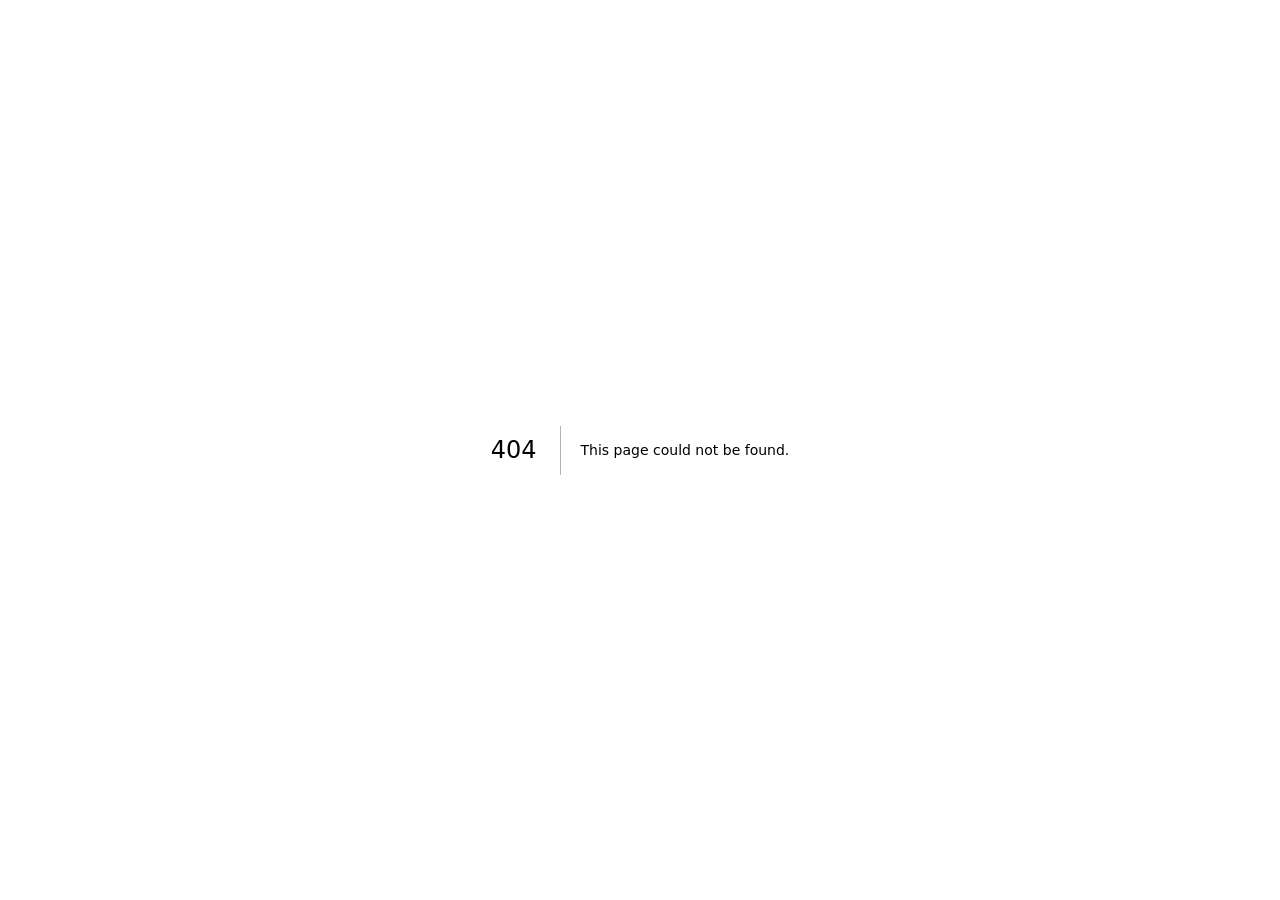
<file: 404/index.html>
<!DOCTYPE html><html lang="en" class="inter_bc220a90-module__m5YftW__variable scroll-smooth scroll-pt-[92px] max-mobile:scroll-pt-32"><head><meta charSet="utf-8"/><meta name="viewport" content="width=device-width, initial-scale=1"/><link rel="stylesheet" href="/_next/static/chunks/3i-jgq03c5yx2.css" data-precedence="next"/><link rel="preload" as="script" fetchPriority="low" href="/_next/static/chunks/3s6nzrbk-8mnv.js"/><script src="/_next/static/chunks/3450qyhportkm.js" async=""></script><script src="/_next/static/chunks/227kwhsrjlnp4.js" async=""></script><script src="/_next/static/chunks/2rf4jlhk8jejf.js" async=""></script><script src="/_next/static/chunks/turbopack-314730r1eeutx.js" async=""></script><script src="/_next/static/chunks/3fntmmi971322.js" async="" crossorigin=""></script><meta name="robots" content="noindex"/><title>Roman Semak — Senior Frontend Engineer</title><meta name="description" content="Senior Frontend Engineer (Angular / React / Next.js). 11+ years in IT building marketplace and gaming frontends that carry real money and real traffic."/><link rel="canonical" href="https://roman-semak.example.com/"/><meta property="og:title" content="Roman Semak — Senior Frontend Engineer"/><meta property="og:description" content="Senior Frontend Engineer (Angular / React / Next.js). 11+ years in IT building marketplace and gaming frontends that carry real money and real traffic."/><meta property="og:image" content="https://roman-semak.example.com/og-image.png"/><meta name="twitter:card" content="summary_large_image"/><meta name="twitter:title" content="Roman Semak — Senior Frontend Engineer"/><meta name="twitter:description" content="Senior Frontend Engineer (Angular / React / Next.js). 11+ years in IT building marketplace and gaming frontends that carry real money and real traffic."/><meta name="twitter:image" content="https://roman-semak.example.com/og-image.png"/><link rel="icon" href="/favicon.ico?favicon.2vob68tjqpejf.ico" sizes="256x256" type="image/x-icon"/><meta name="next-size-adjust" content=""/><title>404: This page could not be found.</title><script src="/_next/static/chunks/0cz1d0mv5g_q7.js" noModule=""></script></head><body class="font-sans antialiased"><div hidden=""><!--$--><!--/$--></div><div style="font-family:system-ui,&quot;Segoe UI&quot;,Roboto,Helvetica,Arial,sans-serif,&quot;Apple Color Emoji&quot;,&quot;Segoe UI Emoji&quot;;height:100vh;text-align:center;display:flex;flex-direction:column;align-items:center;justify-content:center"><div><style>body{color:#000;background:#fff;margin:0}.next-error-h1{border-right:1px solid rgba(0,0,0,.3)}@media (prefers-color-scheme:dark){body{color:#fff;background:#000}.next-error-h1{border-right:1px solid rgba(255,255,255,.3)}}</style><h1 class="next-error-h1" style="display:inline-block;margin:0 20px 0 0;padding:0 23px 0 0;font-size:24px;font-weight:500;vertical-align:top;line-height:49px">404</h1><div style="display:inline-block"><h2 style="font-size:14px;font-weight:400;line-height:49px;margin:0">This page could not be found.</h2></div></div></div><!--$--><!--/$--><script type="application/ld+json">{"@context":"https://schema.org","@type":"Person","name":"Roman Semak","jobTitle":"Senior Frontend Engineer","url":"https://roman-semak.example.com","sameAs":["https://www.linkedin.com/in/roman-semak/"],"address":{"@type":"PostalAddress","addressLocality":"Lisbon","addressCountry":"PT"},"knowsLanguage":["Ukrainian","English","Polish"],"alumniOf":["AGH University of Science and Technology, Kraków","Precarpathian University"]}</script><script src="/_next/static/chunks/3s6nzrbk-8mnv.js" id="_R_" async=""></script><script>(self.__next_f=self.__next_f||[]).push([0])</script><script>self.__next_f.push([1,"1:\"$Sreact.fragment\"\n2:I[39756,[\"/_next/static/chunks/3fntmmi971322.js\"],\"default\"]\n3:I[37457,[\"/_next/static/chunks/3fntmmi971322.js\"],\"default\"]\n4:I[97367,[\"/_next/static/chunks/3fntmmi971322.js\"],\"OutletBoundary\"]\n5:\"$Sreact.suspense\"\n8:I[97367,[\"/_next/static/chunks/3fntmmi971322.js\"],\"ViewportBoundary\"]\na:I[97367,[\"/_next/static/chunks/3fntmmi971322.js\"],\"MetadataBoundary\"]\nc:I[68027,[\"/_next/static/chunks/3fntmmi971322.js\"],\"default\",1]\n:HL[\"/_next/static/chunks/3i-jgq03c5yx2.css\",\"style\"]\n7:X\n0:{\"P\":null,\"c\":[\"\",\"_not-found\",\"\"],\"q\":\"\",\"i\":false,\"f\":[[[\"\",{\"children\":[\"/_not-found\",{\"children\":[\"__PAGE__\",{},\"$undefined\",\"$undefined\",4608]},\"$undefined\",\"$undefined\",4608]},\"$undefined\",\"$undefined\",4624],[[\"$\",\"$1\",\"c\",{\"children\":[[[\"$\",\"link\",\"0\",{\"rel\":\"stylesheet\",\"href\":\"/_next/static/chunks/3i-jgq03c5yx2.css\",\"precedence\":\"next\",\"crossOrigin\":\"$undefined\",\"nonce\":\"$undefined\"}],[\"$\",\"script\",\"script-0\",{\"src\":\"/_next/static/chunks/3fntmmi971322.js\",\"async\":true,\"nonce\":\"$undefined\"}]],[\"$\",\"html\",null,{\"lang\":\"en\",\"className\":\"inter_bc220a90-module__m5YftW__variable scroll-smooth scroll-pt-[92px] max-mobile:scroll-pt-32\",\"children\":[\"$\",\"body\",null,{\"className\":\"font-sans antialiased\",\"children\":[[\"$\",\"$L2\",null,{\"parallelRouterKey\":\"children\",\"error\":\"$undefined\",\"errorStyles\":\"$undefined\",\"errorScripts\":\"$undefined\",\"template\":[\"$\",\"$L3\",null,{}],\"templateStyles\":\"$undefined\",\"templateScripts\":\"$undefined\",\"notFound\":[[[\"$\",\"title\",null,{\"children\":\"404: This page could not be found.\"}],[\"$\",\"div\",null,{\"style\":{\"fontFamily\":\"system-ui,\\\"Segoe UI\\\",Roboto,Helvetica,Arial,sans-serif,\\\"Apple Color Emoji\\\",\\\"Segoe UI Emoji\\\"\",\"height\":\"100vh\",\"textAlign\":\"center\",\"display\":\"flex\",\"flexDirection\":\"column\",\"alignItems\":\"center\",\"justifyContent\":\"center\"},\"children\":[\"$\",\"div\",null,{\"children\":[[\"$\",\"style\",null,{\"dangerouslySetInnerHTML\":{\"__html\":\"body{color:#000;background:#fff;margin:0}.next-error-h1{border-right:1px solid rgba(0,0,0,.3)}@media (prefers-color-scheme:dark){body{color:#fff;background:#000}.next-error-h1{border-right:1px solid rgba(255,255,255,.3)}}\"}}],[\"$\",\"h1\",null,{\"className\":\"next-error-h1\",\"style\":{\"display\":\"inline-block\",\"margin\":\"0 20px 0 0\",\"padding\":\"0 23px 0 0\",\"fontSize\":24,\"fontWeight\":500,\"verticalAlign\":\"top\",\"lineHeight\":\"49px\"},\"children\":404}],[\"$\",\"div\",null,{\"style\":{\"display\":\"inline-block\"},\"children\":[\"$\",\"h2\",null,{\"style\":{\"fontSize\":14,\"fontWeight\":400,\"lineHeight\":\"49px\",\"margin\":0},\"children\":\"This page could not be found.\"}]}]]}]}]],[]],\"forbidden\":\"$undefined\",\"unauthorized\":\"$undefined\"}],[\"$\",\"script\",null,{\"type\":\"application/ld+json\",\"dangerouslySetInnerHTML\":{\"__html\":\"{\\\"@context\\\":\\\"https://schema.org\\\",\\\"@type\\\":\\\"Person\\\",\\\"name\\\":\\\"Roman Semak\\\",\\\"jobTitle\\\":\\\"Senior Frontend Engineer\\\",\\\"url\\\":\\\"https://roman-semak.example.com\\\",\\\"sameAs\\\":[\\\"https://www.linkedin.com/in/roman-semak/\\\"],\\\"address\\\":{\\\"@type\\\":\\\"PostalAddress\\\",\\\"addressLocality\\\":\\\"Lisbon\\\",\\\"addressCountry\\\":\\\"PT\\\"},\\\"knowsLanguage\\\":[\\\"Ukrainian\\\",\\\"English\\\",\\\"Polish\\\"],\\\"alumniOf\\\":[\\\"AGH University of Science and Technology, Kraków\\\",\\\"Precarpathian University\\\"]}\"}}]]}]}]]}],{\"children\":[[\"$\",\"$1\",\"c\",{\"children\":[null,[\"$\",\"$L2\",null,{\"parallelRouterKey\":\"children\",\"error\":\"$undefined\",\"errorStyles\":\"$undefined\",\"errorScripts\":\"$undefined\",\"template\":[\"$\",\"$L3\",null,{}],\"templateStyles\":\"$undefined\",\"templateScripts\":\"$undefined\",\"notFound\":\"$undefined\",\"forbidden\":\"$undefined\",\"unauthorized\":\"$undefined\"}]]}],{\"children\":[[\"$\",\"$1\",\"c\",{\"children\":[[[\"$\",\"title\",null,{\"children\":\"404: This page could not be found.\"}],[\"$\",\"div\",null,{\"style\":\"$0:f:0:1:0:props:children:1:props:children:props:children:0:props:notFound:0:1:props:style\",\"children\":[\"$\",\"div\",null,{\"children\":[[\"$\",\"style\",null,{\"dangerouslySetInnerHTML\":{\"__html\":\"body{color:#000;background:#fff;margin:0}.next-error-h1{border-right:1px solid rgba(0,0,0,.3)}@media (prefers-color-scheme:dark){body{color:#fff;background:#000}.next-error-h1{border-right:1px solid rgba(255,255,255,.3)}}\"}}],[\"$\",\"h1\",null,{\"className\":\"next-error-h1\",\"style\":\"$0:f:0:1:0:props:children:1:props:children:props:children:0:props:notFound:0:1:props:children:props:children:1:props:style\",\"children\":404}],[\"$\",\"div\",null,{\"style\":\"$0:f:0:1:0:props:children:1:props:children:props:children:0:props:notFound:0:1:props:children:props:children:2:props:style\",\"children\":[\"$\",\"h2\",null,{\"style\":\"$0:f:0:1:0:props:children:1:props:children:props:children:0:props:notFound:0:1:props:children:props:children:2:props:children:props:style\",\"children\":\"This page could not be found.\"}]}]]}]}]],null,[\"$\",\"$L4\",null,{\"children\":[\"$\",\"$5\",null,{\"name\":\"Next.MetadataOutlet\",\"children\":\"$@6\"}]}]]}],{},null,false,null]},null,false,\"$7\"]},null,false,null],[\"$\",\"$1\",\"h\",{\"children\":[[\"$\",\"meta\",null,{\"name\":\"robots\",\"content\":\"noindex\"}],[\"$\",\"$L8\",null,{\"children\":\"$L9\"}],[\"$\",\"div\",null,{\"hidden\":true,\"children\":[\"$\",\"$La\",null,{\"children\":[\"$\",\"$5\",null,{\"name\":\"Next.Metadata\",\"children\":\"$Lb\"}]}]}],[\"$\",\"meta\",null,{\"name\":\"next-size-adjust\",\"content\":\"\"}]]}],false]],\"m\":\"$undefined\",\"G\":[\"$c\",[[\"$\",\"link\",\"0\",{\"rel\":\"stylesheet\",\"href\":\"/_next/static/chunks/3i-jgq03c5yx2.css\",\"precedence\":\"next\",\"crossOrigin\":\"$undefined\",\"nonce\":\"$undefined\"}]]],\"S\":true,\"h\":null,\"r\":\"$undefined\",\"s\":\"$undefined\",\"a\":\"$undefined\",\"l\":\"$undefined\",\"p\":\"$undefined\",\"d\":\"$undefined\",\"b\":\"rvm4pM_w81fpa4sw3DPa0\"}\n7:C\n9:[[\"$\",\"meta\",\"0\",{\"charSet\":\"utf-8\"}],[\"$\",\"meta\",\"1\",{\"name\":\"viewport\",\"content\":\"width=device-width, initial-scale=1\"}]]\nd:I[27201,[\"/_next/static/chunks/3fntmmi971322.js\"],\"IconMark\"]\n6:null\nb:[[\"$\",\"title\",\"0\",{\"children\":\"Roman Semak — Senior Frontend Engineer\"}],[\"$\",\"meta\",\"1\",{\"name\":\"description\",\"content\":\"Senior Frontend Engineer (Angular / React / Next.js). 11+ years in IT building marketplace and gaming frontends that carry real money and real traffic.\"}],[\"$\",\"link\",\"2\",{\"rel\":\"canonical\",\"href\":\"https://roman-semak.example.com/\"}],[\"$\",\"meta\",\"3\",{\"property\":\"og:title\",\"content\":\"Roman Semak — Senior Frontend Engineer\"}],[\"$\",\"meta\",\"4\",{\"property\":\"og:description\",\"content\":\"Senior Frontend Engineer (Angular / React / Next.js). 11+ years in IT building marketplace and gaming frontends that carry real money and real traffic.\"}],[\"$\",\"meta\",\"5\",{\"property\":\"og:image\",\"content\":\"https://roman-semak.example.com/og-image.png\"}],[\"$\",\"meta\",\"6\",{\"name\":\"twitter:card\",\"content\":\"summary_large_image\"}],[\"$\",\"meta\",\"7\",{\"name\":\"twitter:title\",\"content\":\"Roman Semak — Senior Frontend Engineer\"}],[\"$\",\"meta\",\"8\",{\"name\":\"twitter:description\",\"content\":\"Senior Frontend Engineer (Angular / React / Next.js). 11+ years in IT building marketplace and gaming frontends that carry real money and real traffic.\"}],[\"$\",\"meta\",\"9\",{\"name\":\"twitter:image\",\"content\":\"https://roman-semak.example.com/og-image.png\"}],[\"$\",\"link\",\"10\",{\"rel\":\"icon\",\"href\":\"/favicon.ico?favicon.2vob68tjqpejf.ico\",\"sizes\":\"256x256\",\"type\":\"image/x-icon\"}],[\"$\",\"$Ld\",\"11\",{}]]\n"])</script></body></html>
</file>
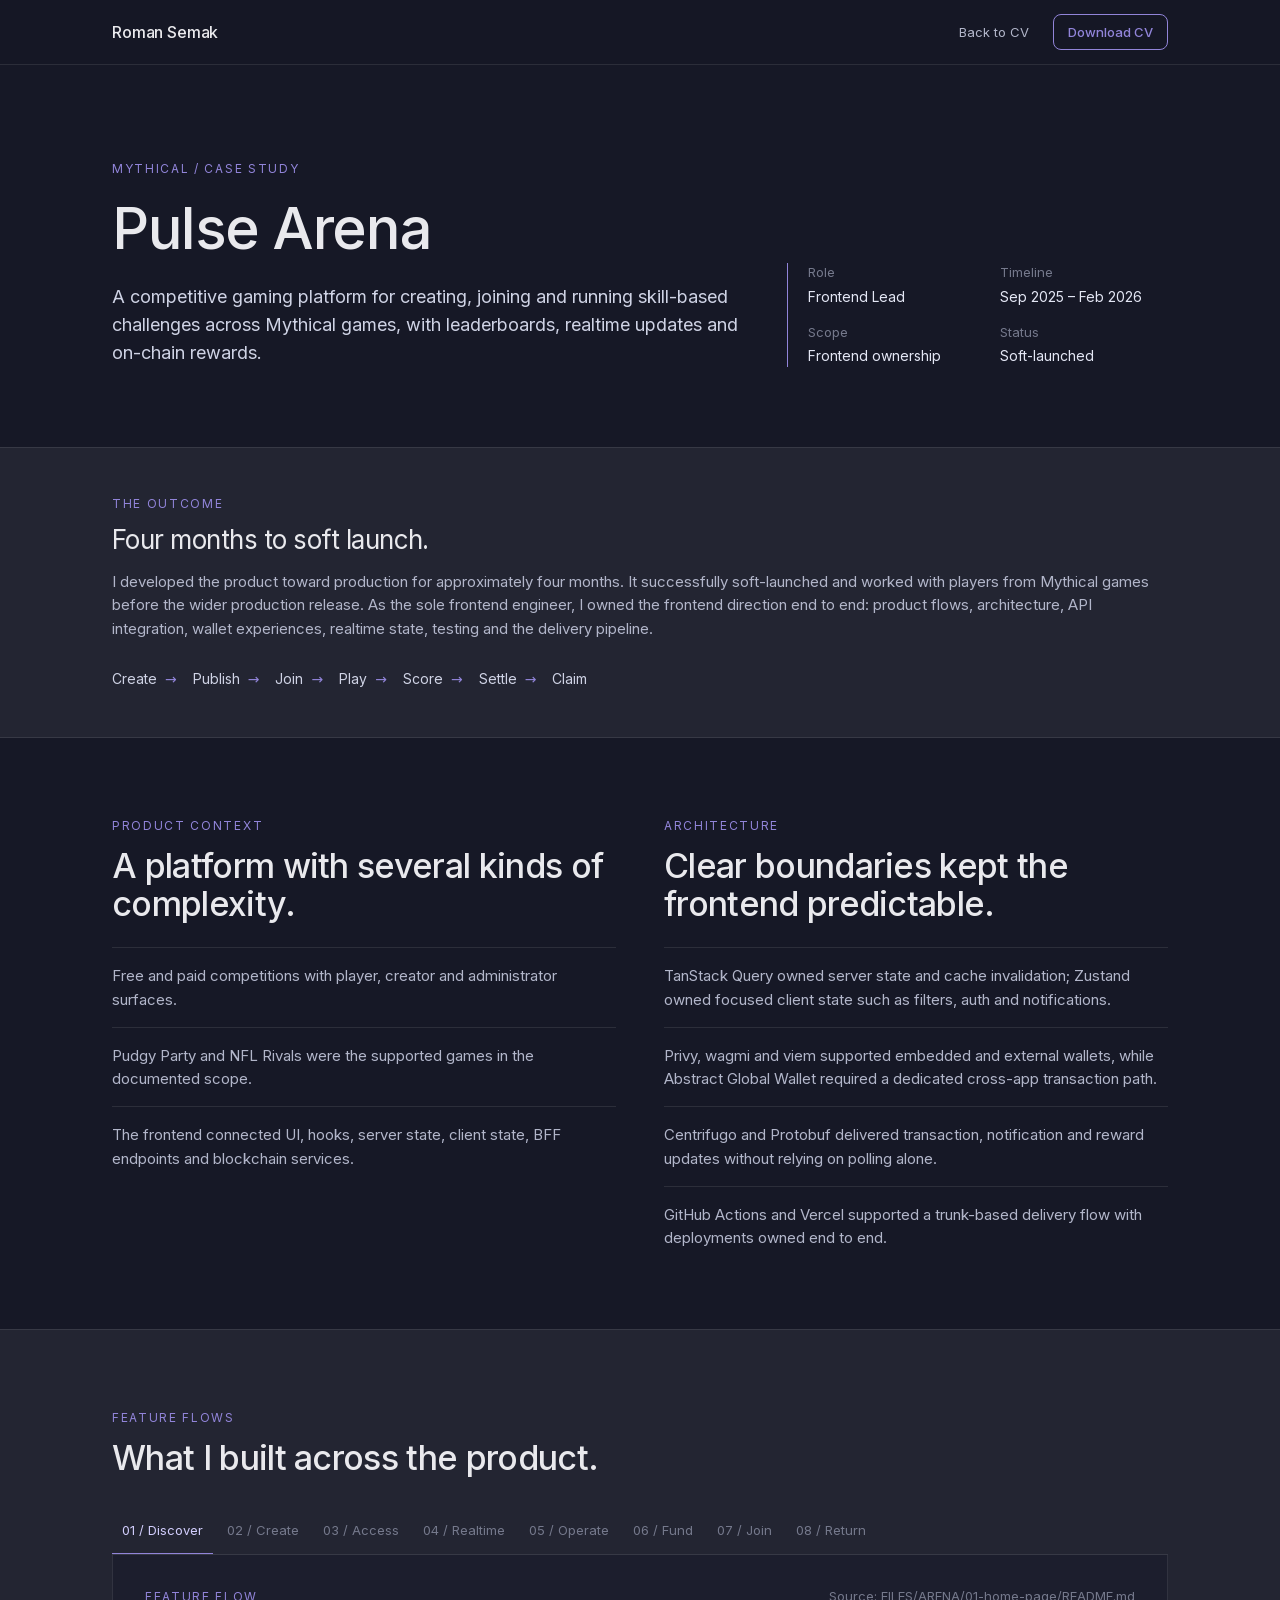
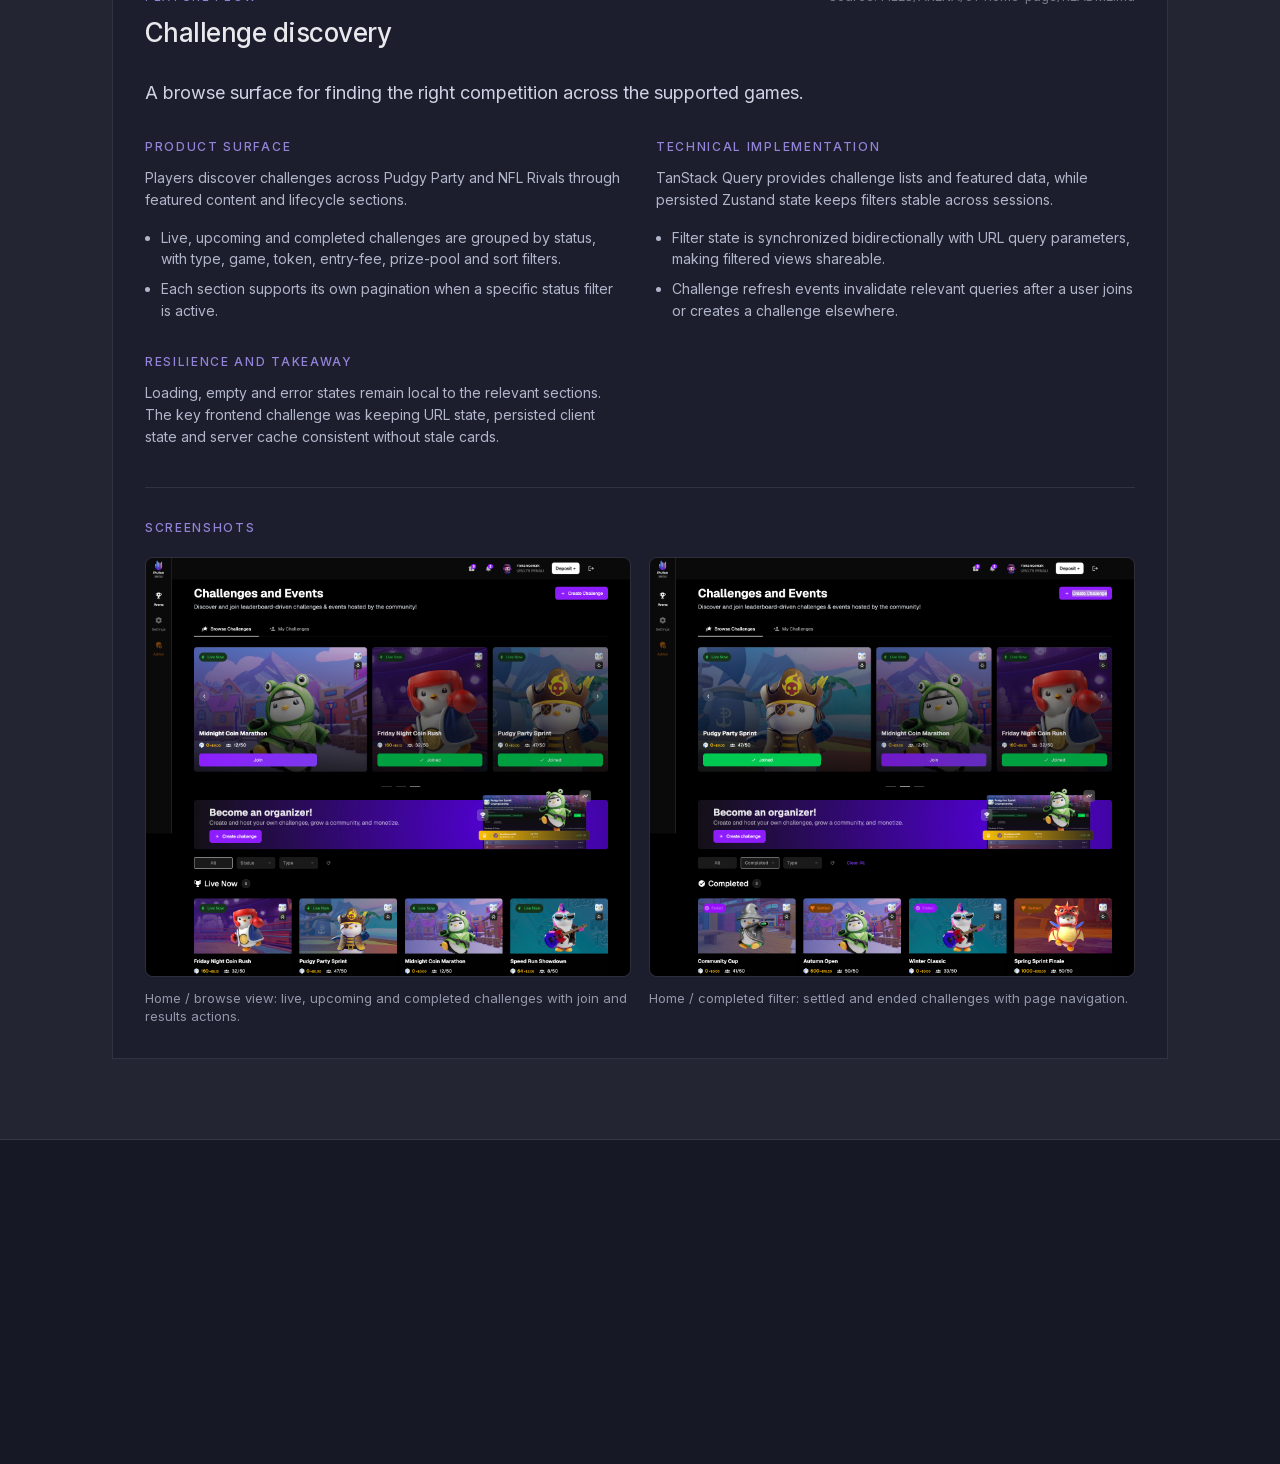
<file: arena/index.html>
<!DOCTYPE html><html lang="en" class="inter_bc220a90-module__m5YftW__variable scroll-smooth scroll-pt-[92px] max-mobile:scroll-pt-32"><head><meta charSet="utf-8"/><meta name="viewport" content="width=device-width, initial-scale=1"/><link rel="preload" href="/_next/static/media/83afe278b6a6bb3c-s.p.2bn3s6zvc0dyp.woff2" as="font" crossorigin="" type="font/woff2"/><link rel="stylesheet" href="/_next/static/chunks/3i-jgq03c5yx2.css" data-precedence="next"/><link rel="preload" as="script" fetchPriority="low" href="/_next/static/chunks/3s6nzrbk-8mnv.js"/><script src="/_next/static/chunks/3450qyhportkm.js" async=""></script><script src="/_next/static/chunks/227kwhsrjlnp4.js" async=""></script><script src="/_next/static/chunks/2rf4jlhk8jejf.js" async=""></script><script src="/_next/static/chunks/turbopack-314730r1eeutx.js" async=""></script><script src="/_next/static/chunks/3fntmmi971322.js" async="" crossorigin=""></script><script src="/_next/static/chunks/0xr9uja4tcfei.js" async="" crossorigin=""></script><title>Pulse Arena — Roman Semak</title><meta name="description" content="A frontend case study for Pulse Arena, a competitive gaming platform built for Mythical games."/><link rel="canonical" href="https://roman-semak.example.com/"/><meta property="og:title" content="Roman Semak — Senior Frontend Engineer"/><meta property="og:description" content="Senior Frontend Engineer (Angular / React / Next.js). 11+ years in IT building marketplace and gaming frontends that carry real money and real traffic."/><meta property="og:image" content="https://roman-semak.example.com/og-image.png"/><meta name="twitter:card" content="summary_large_image"/><meta name="twitter:title" content="Roman Semak — Senior Frontend Engineer"/><meta name="twitter:description" content="Senior Frontend Engineer (Angular / React / Next.js). 11+ years in IT building marketplace and gaming frontends that carry real money and real traffic."/><meta name="twitter:image" content="https://roman-semak.example.com/og-image.png"/><link rel="icon" href="/favicon.ico?favicon.2vob68tjqpejf.ico" sizes="256x256" type="image/x-icon"/><meta name="next-size-adjust" content=""/><script src="/_next/static/chunks/0cz1d0mv5g_q7.js" noModule=""></script></head><body class="font-sans antialiased"><div hidden=""><!--$--><!--/$--></div><div id="top" class="min-h-screen"><header class="sticky top-0 z-20 border-b border-divider bg-[rgba(22,24,38,0.97)] backdrop-blur-[10px]"><div class="mx-auto flex max-w-280 items-center gap-6 px-8 py-3.5 max-mobile:px-4.5 max-mobile:py-3"><a class="mr-auto font-medium tracking-[-0.01em] text-text" href="/">Roman Semak</a><a class="text-meta text-neutral-400" href="/#history">Back to CV</a><a class="btn btn-primary text-meta" href="/cv/Roman_Semak_CV.pdf" download="">Download CV</a></div></header><main><section class="arena-hero mx-auto max-w-280 px-8 pb-20 pt-24 max-mobile:px-4.5 max-mobile:pb-14 max-mobile:pt-16"><div data-reveal="true"><p class="text-eyebrow mb-5 uppercase text-accent">Mythical / Case study</p><div class="grid gap-10 lg:grid-cols-[minmax(0,1.25fr)_minmax(260px,0.75fr)] lg:items-end"><div><h1 class="text-h1 m-0 mb-6 max-mobile:text-[44px]">Pulse Arena</h1><p class="text-lead m-0 max-w-180 text-neutral-300">A competitive gaming platform for creating, joining and running skill-based challenges across Mythical games, with leaderboards, realtime updates and on-chain rewards.</p></div><dl class="m-0 grid grid-cols-2 gap-x-6 gap-y-4 border-l border-accent pl-5 text-secondary max-mobile:border-l-0 max-mobile:border-t max-mobile:pt-5"><div><dt class="text-meta mb-1 text-neutral-600">Role</dt><dd class="m-0 text-neutral-200">Frontend Lead</dd></div><div><dt class="text-meta mb-1 text-neutral-600">Timeline</dt><dd class="m-0 text-neutral-200">Sep 2025 – Feb 2026</dd></div><div><dt class="text-meta mb-1 text-neutral-600">Scope</dt><dd class="m-0 text-neutral-200">Frontend ownership</dd></div><div><dt class="text-meta mb-1 text-neutral-600">Status</dt><dd class="m-0 text-neutral-200">Soft-launched</dd></div></dl></div></div></section><section class="border-y border-divider bg-surface"><div class="mx-auto max-w-280 px-8 py-12 max-mobile:px-4.5"><div data-reveal="true"><p class="text-eyebrow mb-3 uppercase text-accent">The outcome</p><p class="text-h3 m-0 mb-4">Four months to soft launch.</p><p class="text-body m-0 text-neutral-400">I developed the product toward production for approximately four months. It successfully soft-launched and worked with players from Mythical games before the wider production release. As the sole frontend engineer, I owned the frontend direction end to end: product flows, architecture, API integration, wallet experiences, realtime state, testing and the delivery pipeline.</p><div class="mt-7 flex flex-wrap items-center gap-2"><span class="text-secondary text-neutral-300">Create<span class="px-2 text-accent">→</span></span><span class="text-secondary text-neutral-300">Publish<span class="px-2 text-accent">→</span></span><span class="text-secondary text-neutral-300">Join<span class="px-2 text-accent">→</span></span><span class="text-secondary text-neutral-300">Play<span class="px-2 text-accent">→</span></span><span class="text-secondary text-neutral-300">Score<span class="px-2 text-accent">→</span></span><span class="text-secondary text-neutral-300">Settle<span class="px-2 text-accent">→</span></span><span class="text-secondary text-neutral-300">Claim</span></div></div></div></section><section class="mx-auto grid max-w-280 gap-12 px-8 py-20 lg:grid-cols-2 max-mobile:px-4.5 max-mobile:py-14"><div data-reveal="true"><p class="text-eyebrow mb-3 uppercase text-accent">Product context</p><h2 class="text-h2 m-0 mb-6">A platform with several kinds of complexity.</h2><ul class="m-0 flex list-none flex-col gap-4 p-0 text-body text-neutral-400"><li class="border-t border-divider pt-4">Free and paid competitions with player, creator and administrator surfaces.</li><li class="border-t border-divider pt-4">Pudgy Party and NFL Rivals were the supported games in the documented scope.</li><li class="border-t border-divider pt-4">The frontend connected UI, hooks, server state, client state, BFF endpoints and blockchain services.</li></ul></div><div data-reveal="true"><p class="text-eyebrow mb-3 uppercase text-accent">Architecture</p><h2 class="text-h2 m-0 mb-6">Clear boundaries kept the frontend predictable.</h2><ul class="m-0 flex list-none flex-col gap-4 p-0 text-body text-neutral-400"><li class="border-t border-divider pt-4">TanStack Query owned server state and cache invalidation; Zustand owned focused client state such as filters, auth and notifications.</li><li class="border-t border-divider pt-4">Privy, wagmi and viem supported embedded and external wallets, while Abstract Global Wallet required a dedicated cross-app transaction path.</li><li class="border-t border-divider pt-4">Centrifugo and Protobuf delivered transaction, notification and reward updates without relying on polling alone.</li><li class="border-t border-divider pt-4">GitHub Actions and Vercel supported a trunk-based delivery flow with deployments owned end to end.</li></ul></div></section><section id="features" class="border-y border-divider bg-surface"><div class="mx-auto max-w-280 px-8 py-20 max-mobile:px-4.5 max-mobile:py-14"><div data-reveal="true"><p class="text-eyebrow mb-3 uppercase text-accent">Feature flows</p><h2 class="text-h2 m-0 mb-8">What I built across the product.</h2><div><div class="arena-tabs" role="tablist" aria-label="Pulse Arena features"><button id="tab-home" type="button" role="tab" aria-selected="true" aria-controls="panel-home" class="arena-tab" data-active="true">01 / Discover</button><button id="tab-create" type="button" role="tab" aria-selected="false" aria-controls="panel-create" class="arena-tab" data-active="false">02 / Create</button><button id="tab-wallets" type="button" role="tab" aria-selected="false" aria-controls="panel-wallets" class="arena-tab" data-active="false">03 / Access</button><button id="tab-realtime" type="button" role="tab" aria-selected="false" aria-controls="panel-realtime" class="arena-tab" data-active="false">04 / Realtime</button><button id="tab-admin" type="button" role="tab" aria-selected="false" aria-controls="panel-admin" class="arena-tab" data-active="false">05 / Operate</button><button id="tab-deposit" type="button" role="tab" aria-selected="false" aria-controls="panel-deposit" class="arena-tab" data-active="false">06 / Fund</button><button id="tab-detail" type="button" role="tab" aria-selected="false" aria-controls="panel-detail" class="arena-tab" data-active="false">07 / Join</button><button id="tab-my-challenges" type="button" role="tab" aria-selected="false" aria-controls="panel-my-challenges" class="arena-tab" data-active="false">08 / Return</button></div><article id="panel-home" role="tabpanel" aria-labelledby="tab-home" class="arena-feature-panel" tabindex="0"><div class="mb-8 flex flex-wrap items-baseline justify-between gap-3"><div><p class="text-eyebrow mb-3 uppercase text-accent">Feature flow</p><h3 class="text-h3 m-0">Challenge discovery</h3></div><span class="text-meta text-neutral-600">Source: <!-- -->FILES/ARENA/01-home-page/README.md</span></div><p class="text-lead m-0 mb-8 max-w-[62ch] text-neutral-300">A browse surface for finding the right competition across the supported games.</p><div class="grid gap-8 md:grid-cols-2"><section><h4 class="text-eyebrow mb-3 uppercase text-accent">Product surface</h4><p class="text-secondary m-0 text-neutral-400">Players discover challenges across Pudgy Party and NFL Rivals through featured content and lifecycle sections.</p><ul class="m-0 mt-4 flex list-disc flex-col gap-2 pl-4 text-secondary text-neutral-400"><li>Live, upcoming and completed challenges are grouped by status, with type, game, token, entry-fee, prize-pool and sort filters.</li><li>Each section supports its own pagination when a specific status filter is active.</li></ul></section><section><h4 class="text-eyebrow mb-3 uppercase text-accent">Technical implementation</h4><p class="text-secondary m-0 text-neutral-400">TanStack Query provides challenge lists and featured data, while persisted Zustand state keeps filters stable across sessions.</p><ul class="m-0 mt-4 flex list-disc flex-col gap-2 pl-4 text-secondary text-neutral-400"><li>Filter state is synchronized bidirectionally with URL query parameters, making filtered views shareable.</li><li>Challenge refresh events invalidate relevant queries after a user joins or creates a challenge elsewhere.</li></ul></section><section><h4 class="text-eyebrow mb-3 uppercase text-accent">Resilience and takeaway</h4><p class="text-secondary m-0 text-neutral-400">Loading, empty and error states remain local to the relevant sections. The key frontend challenge was keeping URL state, persisted client state and server cache consistent without stale cards.</p></section></div><div class="mt-10 border-t border-divider pt-8"><h4 class="text-eyebrow mb-5 uppercase text-accent">Screenshots</h4><div class="arena-screenshot-grid"><figure class="arena-screenshot"><div class="arena-screenshot-frame" role="button" tabindex="0" aria-label="Open Home / browse view: live, upcoming and completed challenges with join and results actions. full screen"><img src="/arena/home/screencapture-localhost-3001-2026-08-25-14_55_57.png" alt="Pulse Arena Challenges and Events browse page listing live, upcoming and completed challenges" loading="lazy"/><svg class="arena-screenshot-expand-icon" viewBox="0 0 24 24" width="18" height="18" aria-hidden="true"><path fill="none" stroke="currentColor" stroke-width="2" stroke-linecap="round" stroke-linejoin="round" d="M9 3H3v6M15 3h6v6M15 21h6v-6M9 21H3v-6"></path></svg></div><figcaption class="text-meta mt-3 text-neutral-500">Home / browse view: live, upcoming and completed challenges with join and results actions.</figcaption></figure><figure class="arena-screenshot"><div class="arena-screenshot-frame" role="button" tabindex="0" aria-label="Open Home / completed filter: settled and ended challenges with page navigation. full screen"><img src="/arena/home/screencapture-localhost-3001-2026-08-25-14_58_35.png" alt="Pulse Arena browse page filtered to completed challenges with pagination" loading="lazy"/><svg class="arena-screenshot-expand-icon" viewBox="0 0 24 24" width="18" height="18" aria-hidden="true"><path fill="none" stroke="currentColor" stroke-width="2" stroke-linecap="round" stroke-linejoin="round" d="M9 3H3v6M15 3h6v6M15 21h6v-6M9 21H3v-6"></path></svg></div><figcaption class="text-meta mt-3 text-neutral-500">Home / completed filter: settled and ended challenges with page navigation.</figcaption></figure></div></div></article></div></div></div></section><section id="stack" class="mx-auto max-w-280 px-8 py-20 max-mobile:px-4.5 max-mobile:py-14"><div data-reveal="true"><div class="grid gap-8 lg:grid-cols-[0.7fr_1.3fr]"><div><p class="text-eyebrow mb-3 uppercase text-accent">Technology</p><h2 class="text-h2 m-0">The stack behind the experience.</h2></div><div class="flex content-start flex-wrap gap-2"><span class="tech-pin"><svg xmlns="http://www.w3.org/2000/svg" width="14" height="14" fill="currentColor" viewBox="0 0 24 24"><title>React</title><path d="M14.23 12.004a2.236 2.236 0 0 1-2.235 2.236 2.236 2.236 0 0 1-2.236-2.236 2.236 2.236 0 0 1 2.235-2.236 2.236 2.236 0 0 1 2.236 2.236zm2.648-10.69c-1.346 0-3.107.96-4.888 2.622-1.78-1.653-3.542-2.602-4.887-2.602-.41 0-.783.093-1.106.278-1.375.793-1.683 3.264-.973 6.365C1.98 8.917 0 10.42 0 12.004c0 1.59 1.99 3.097 5.043 4.03-.704 3.113-.39 5.588.988 6.38.32.187.69.275 1.102.275 1.345 0 3.107-.96 4.888-2.624 1.78 1.654 3.542 2.603 4.887 2.603.41 0 .783-.09 1.106-.275 1.374-.792 1.683-3.263.973-6.365C22.02 15.096 24 13.59 24 12.004c0-1.59-1.99-3.097-5.043-4.032.704-3.11.39-5.587-.988-6.38-.318-.184-.688-.277-1.092-.278zm-.005 1.09v.006c.225 0 .406.044.558.127.666.382.955 1.835.73 3.704-.054.46-.142.945-.25 1.44-.96-.236-2.006-.417-3.107-.534-.66-.905-1.345-1.727-2.035-2.447 1.592-1.48 3.087-2.292 4.105-2.295zm-9.77.02c1.012 0 2.514.808 4.11 2.28-.686.72-1.37 1.537-2.02 2.442-1.107.117-2.154.298-3.113.538-.112-.49-.195-.964-.254-1.42-.23-1.868.054-3.32.714-3.707.19-.09.4-.127.563-.132zm4.882 3.05c.455.468.91.992 1.36 1.564-.44-.02-.89-.034-1.345-.034-.46 0-.915.01-1.36.034.44-.572.895-1.096 1.345-1.565zM12 8.1c.74 0 1.477.034 2.202.093.406.582.802 1.203 1.183 1.86.372.64.71 1.29 1.018 1.946-.308.655-.646 1.31-1.013 1.95-.38.66-.773 1.288-1.18 1.87-.728.063-1.466.098-2.21.098-.74 0-1.477-.035-2.202-.093-.406-.582-.802-1.204-1.183-1.86-.372-.64-.71-1.29-1.018-1.946.303-.657.646-1.313 1.013-1.954.38-.66.773-1.286 1.18-1.868.728-.064 1.466-.098 2.21-.098zm-3.635.254c-.24.377-.48.763-.704 1.16-.225.39-.435.782-.635 1.174-.265-.656-.49-1.31-.676-1.947.64-.15 1.315-.283 2.015-.386zm7.26 0c.695.103 1.365.23 2.006.387-.18.632-.405 1.282-.66 1.933-.2-.39-.41-.783-.64-1.174-.225-.392-.465-.774-.705-1.146zm3.063.675c.484.15.944.317 1.375.498 1.732.74 2.852 1.708 2.852 2.476-.005.768-1.125 1.74-2.857 2.475-.42.18-.88.342-1.355.493-.28-.958-.646-1.956-1.1-2.98.45-1.017.81-2.01 1.085-2.964zm-13.395.004c.278.96.645 1.957 1.1 2.98-.45 1.017-.812 2.01-1.086 2.964-.484-.15-.944-.318-1.37-.5-1.732-.737-2.852-1.706-2.852-2.474 0-.768 1.12-1.742 2.852-2.476.42-.18.88-.342 1.356-.494zm11.678 4.28c.265.657.49 1.312.676 1.948-.64.157-1.316.29-2.016.39.24-.375.48-.762.705-1.158.225-.39.435-.788.636-1.18zm-9.945.02c.2.392.41.783.64 1.175.23.39.465.772.705 1.143-.695-.102-1.365-.23-2.006-.386.18-.63.406-1.282.66-1.933zM17.92 16.32c.112.493.2.968.254 1.423.23 1.868-.054 3.32-.714 3.708-.147.09-.338.128-.563.128-1.012 0-2.514-.807-4.11-2.28.686-.72 1.37-1.536 2.02-2.44 1.107-.118 2.154-.3 3.113-.54zm-11.83.01c.96.234 2.006.415 3.107.532.66.905 1.345 1.727 2.035 2.446-1.595 1.483-3.092 2.295-4.11 2.295-.22-.005-.406-.05-.553-.132-.666-.38-.955-1.834-.73-3.703.054-.46.142-.944.25-1.438zm4.56.64c.44.02.89.034 1.345.034.46 0 .915-.01 1.36-.034-.44.572-.895 1.095-1.345 1.565-.455-.47-.91-.993-1.36-1.565z"></path></svg><span>React<!-- --> 19</span></span><span class="tech-pin"><svg xmlns="http://www.w3.org/2000/svg" width="14" height="14" fill="currentColor" viewBox="0 0 24 24"><title>Next.js</title><path d="M18.665 21.978C16.758 23.255 14.465 24 12 24 5.377 24 0 18.623 0 12S5.377 0 12 0s12 5.377 12 12c0 3.583-1.574 6.801-4.067 9.001L9.219 7.2H7.2v9.596h1.615V9.251l9.85 12.727Zm-3.332-8.533 1.6 2.061V7.2h-1.6v6.245Z"></path></svg><span>Next.js</span></span><span class="tech-pin"><svg xmlns="http://www.w3.org/2000/svg" width="14" height="14" fill="currentColor" viewBox="0 0 24 24"><title>TypeScript</title><path d="M1.125 0C.502 0 0 .502 0 1.125v21.75C0 23.498.502 24 1.125 24h21.75c.623 0 1.125-.502 1.125-1.125V1.125C24 .502 23.498 0 22.875 0zm17.363 9.75c.612 0 1.154.037 1.627.111a6.38 6.38 0 0 1 1.306.34v2.458a3.95 3.95 0 0 0-.643-.361 5.093 5.093 0 0 0-.717-.26 5.453 5.453 0 0 0-1.426-.2c-.3 0-.573.028-.819.086a2.1 2.1 0 0 0-.623.242c-.17.104-.3.229-.393.374a.888.888 0 0 0-.14.49c0 .196.053.373.156.529.104.156.252.304.443.444s.423.276.696.41c.273.135.582.274.926.416.47.197.892.407 1.266.628.374.222.695.473.963.753.268.279.472.598.614.957.142.359.214.776.214 1.253 0 .657-.125 1.21-.373 1.656a3.033 3.033 0 0 1-1.012 1.085 4.38 4.38 0 0 1-1.487.596c-.566.12-1.163.18-1.79.18a9.916 9.916 0 0 1-1.84-.164 5.544 5.544 0 0 1-1.512-.493v-2.63a5.033 5.033 0 0 0 3.237 1.2c.333 0 .624-.03.872-.09.249-.06.456-.144.623-.25.166-.108.29-.234.373-.38a1.023 1.023 0 0 0-.074-1.089 2.12 2.12 0 0 0-.537-.5 5.597 5.597 0 0 0-.807-.444 27.72 27.72 0 0 0-1.007-.436c-.918-.383-1.602-.852-2.053-1.405-.45-.553-.676-1.222-.676-2.005 0-.614.123-1.141.369-1.582.246-.441.58-.804 1.004-1.089a4.494 4.494 0 0 1 1.47-.629 7.536 7.536 0 0 1 1.77-.201zm-15.113.188h9.563v2.166H9.506v9.646H6.789v-9.646H3.375z"></path></svg><span>TypeScript</span></span><span class="tech-pin"><svg xmlns="http://www.w3.org/2000/svg" width="14" height="14" fill="currentColor" viewBox="0 0 24 24"><title>Tailwind CSS</title><path d="M12.001,4.8c-3.2,0-5.2,1.6-6,4.8c1.2-1.6,2.6-2.2,4.2-1.8c0.913,0.228,1.565,0.89,2.288,1.624 C13.666,10.618,15.027,12,18.001,12c3.2,0,5.2-1.6,6-4.8c-1.2,1.6-2.6,2.2-4.2,1.8c-0.913-0.228-1.565-0.89-2.288-1.624 C16.337,6.182,14.976,4.8,12.001,4.8z M6.001,12c-3.2,0-5.2,1.6-6,4.8c1.2-1.6,2.6-2.2,4.2-1.8c0.913,0.228,1.565,0.89,2.288,1.624 c1.177,1.194,2.538,2.576,5.512,2.576c3.2,0,5.2-1.6,6-4.8c-1.2,1.6-2.6,2.2-4.2,1.8c-0.913-0.228-1.565-0.89-2.288-1.624 C10.337,13.382,8.976,12,6.001,12z"></path></svg><span>Tailwind CSS</span></span><span class="tech-pin"><svg width="14" height="14" viewBox="0 0 24 24" fill="none" stroke="currentColor" stroke-width="2" stroke-linecap="round" stroke-linejoin="round" aria-hidden="true"><path d="M21 8 12 3 3 8l9 5 9-5Z"></path><path d="M3 8v8l9 5 9-5V8"></path><path d="M12 13v8"></path></svg><span>shadcn / Radix UI</span></span><span class="tech-pin"><svg width="14" height="14" viewBox="0 0 24 24" fill="none" stroke="currentColor" stroke-width="2" stroke-linecap="round" stroke-linejoin="round" aria-hidden="true"><path d="M21 8 12 3 3 8l9 5 9-5Z"></path><path d="M3 8v8l9 5 9-5V8"></path><path d="M12 13v8"></path></svg><span>Zustand</span></span><span class="tech-pin"><svg xmlns="http://www.w3.org/2000/svg" width="14" height="14" fill="currentColor" viewBox="0 0 24 24"><title>React Query</title><path d="M6.9297 13.6875c.164-.0938.375-.0352.4687.1328l.0625.1055c.4805.8515.9805 1.6601 1.5 2.4258.6133.9023 1.3047 1.8164 2.0743 2.7421a.3455.3455 0 0 1-.0391.4844l-.0742.0664c-2.543 2.2227-4.1914 2.664-4.9532 1.332-.746-1.3046-.4765-3.6718.8086-7.1093a.3437.3437 0 0 1 .1524-.1797ZM17.75 16.3008c.1836-.0313.3594.086.3945.2695l.0196.1016c.6289 3.2851.1875 4.9297-1.3243 4.9297-1.4804 0-3.3593-1.4024-5.6484-4.2032a.3271.3271 0 0 1-.0742-.2226c0-.1875.1562-.3399.3437-.3399h.1211a32.9838 32.9838 0 0 0 2.8086-.0976c1.0703-.086 2.1914-.2305 3.3594-.4375zm.871-6.9766a.3528.3528 0 0 1 .4454-.211l.1016.0352c3.2617 1.1094 4.5039 2.332 3.7187 3.6641-.7656 1.3047-2.9922 2.254-6.6836 2.8477-.082.0117-.168-.004-.2383-.047-.168-.0976-.2265-.3085-.125-.4765l.0625-.1054c.504-.8438.957-1.6836 1.3672-2.5235.4766-.9883.9297-2.0508 1.3516-3.1836zM7.797 8.3398c.082-.0117.168.004.2383.047.168.0976.2265.3085.125.4765l-.0625.1054a34.0882 34.0882 0 0 0-1.3672 2.5235c-.4766.9883-.9297 2.0508-1.3516 3.1836a.3528.3528 0 0 1-.4453.211l-.1016-.0352c-3.2617-1.1094-4.5039-2.332-3.7187-3.6641.7656-1.3047 2.9922-2.254 6.6836-2.8477Zm5.2812-3.9843c2.543-2.2227 4.1914-2.664 4.9532-1.332.746 1.3046.4765 3.6718-.8086 7.1093a.3436.3436 0 0 1-.1524.1797c-.164.0938-.375.0352-.4687-.1328l-.0625-.1055c-.4805-.8515-.9805-1.6601-1.5-2.4258-.6133-.9023-1.3047-1.8164-2.0743-2.7421a.3455.3455 0 0 1 .0391-.4844Zm-5.793-2.082c1.4805 0 3.3633 1.4023 5.6485 4.203a.3488.3488 0 0 1 .0781.2188c-.0039.1914-.1562.3438-.3476.3438l-.1172-.004a34.5835 34.5835 0 0 0-2.8086.1016c-1.0742.086-2.1953.2305-3.3633.4375a.343.343 0 0 1-.3945-.2734l-.0196-.0977c-.629-3.2851-.1876-4.9297 1.3242-4.9297Zm2.8711 5.8124h3.6875a.638.638 0 0 1 .5508.3164l1.8477 3.2188a.6437.6437 0 0 1 0 .6289l-1.8477 3.2227a.638.638 0 0 1-.5507.3164h-3.6875c-.2266 0-.4375-.1211-.547-.3164L7.7579 12.25a.6437.6437 0 0 1 0-.629l1.8516-3.2187c.1093-.1953.3203-.3164.5468-.3164Zm3.2305.793a.638.638 0 0 1 .5508.3164l1.3906 2.4258a.6437.6437 0 0 1 0 .6289l-1.3906 2.4297a.638.638 0 0 1-.5508.3164h-2.7734c-.2266 0-.4375-.1211-.5469-.3164L8.672 12.25a.6437.6437 0 0 1 0-.629l1.3945-2.4257c.1094-.1953.3203-.3164.5469-.3164Zm-.4922.8672h-1.789c-.2266 0-.4336.1172-.547.3164l-.8983 1.5586a.6437.6437 0 0 0 0 .6289l.8984 1.5625a.6317.6317 0 0 0 .5469.3164h1.789a.6317.6317 0 0 0 .547-.3164l.8983-1.5625a.6437.6437 0 0 0 0-.629l-.8984-1.5585c-.1133-.1992-.3203-.3164-.5469-.3164Zm-.4765.8281c.2265 0 .4375.1211.5468.3164l.422.7305c.1132.1953.1132.4375 0 .6289l-.422.7344c-.1093.1953-.3203.3164-.5468.3164h-.836a.6317.6317 0 0 1-.5468-.3164l-.422-.7344c-.1132-.1914-.1132-.4336 0-.629l.422-.7304a.6317.6317 0 0 1 .5468-.3164zm-.418.8164a.548.548 0 0 0-.4727.2735c-.0976.168-.0976.375 0 .5468a.5444.5444 0 0 0 .4727.2696.5444.5444 0 0 0 .4727-.2696c.0976-.1718.0976-.3789 0-.5468A.548.548 0 0 0 12 11.3906Zm-4.4219.5469h.9805M18.9805 7.75c.3906-1.8945.4765-3.3438.2226-4.3984-.1484-.629-.4218-1.1368-.8398-1.5078-.4414-.3907-1-.582-1.625-.582-1.0352 0-2.1211.4726-3.2813 1.3671-.4726.3633-.9648.8047-1.4726 1.3164-.043-.0508-.086-.1015-.1367-.1445-1.4454-1.2852-2.6602-2.082-3.6993-2.3906-.6171-.1836-1.1953-.1993-1.7226-.0235-.5586.1875-1.004.5742-1.3164 1.1172-.5156.8945-.6524 2.0742-.461 3.5274.0782.5898.2149 1.2343.4024 1.9335a1.1187 1.1187 0 0 0-.2149.047C3.008 8.621 1.711 9.2694.9258 10.0155c-.4649.4414-.7695.9375-.8828 1.4805-.1133.5781 0 1.1562.3125 1.6992.5156.8945 1.4648 1.5977 2.8164 2.1563.543.2226 1.1562.4257 1.8437.6093a1.0227 1.0227 0 0 0-.0703.2266c-.3906 1.8906-.4765 3.3438-.2226 4.3945.1484.629.4257 1.1407.8398 1.5078.4414.3907 1 .582 1.625.582 1.0352 0 2.121-.4726 3.2813-1.3632.4765-.3711.9726-.8164 1.4882-1.336a1.2 1.2 0 0 0 .1953.2266c1.4454 1.2852 2.6602 2.082 3.6993 2.3906.6172.1836 1.1953.1993 1.7226.0235.5586-.1875 1.004-.5742 1.3164-1.1172.5157-.8945.6524-2.0742.461-3.5273-.082-.6133-.2227-1.2813-.4258-2.0118a1.2248 1.2248 0 0 0 .2383-.0468c1.828-.6094 3.125-1.2578 3.9101-2.004.4649-.4413.7696-.9374.8828-1.4804.1133-.5781 0-1.1563-.3125-1.6992-.5156-.8946-1.4648-1.5977-2.8164-2.1563-.5586-.2304-1.1953-.4414-1.9062-.625a.8647.8647 0 0 0 .0586-.1953z"></path></svg><span>TanStack Query</span></span><span class="tech-pin"><svg xmlns="http://www.w3.org/2000/svg" width="14" height="14" fill="currentColor" viewBox="0 0 24 24"><title>Wagmi</title><path d="M2.7391 13.2065c0 .7564.6132 1.3696 1.3696 1.3696h2.7391c.7564 0 1.3696-.6132 1.3696-1.3696V7.7283c0-.7564.6132-1.3696 1.3696-1.3696s1.3695.6132 1.3695 1.3696v5.4782c0 .7564.6132 1.3696 1.3696 1.3696h2.7391c.7564 0 1.3696-.6132 1.3696-1.3696V7.7283c0-.7564.6131-1.3696 1.3695-1.3696s1.3696.6132 1.3696 1.3696v8.2174c0 .7564-.6132 1.3695-1.3696 1.3695H1.3696C.6132 17.3152 0 16.7021 0 15.9457V7.7283c0-.7564.6132-1.3696 1.3696-1.3696s1.3695.6132 1.3695 1.3696zm19.4348 4.4348c1.0085 0 1.8261-.8176 1.8261-1.826 0-1.0086-.8176-1.8262-1.826-1.8262-1.0086 0-1.8262.8176-1.8262 1.8261 0 1.0085.8176 1.826 1.8261 1.826z"></path></svg><span>wagmi</span></span><span class="tech-pin"><svg width="14" height="14" viewBox="0 0 24 24" fill="none" stroke="currentColor" stroke-width="2" stroke-linecap="round" stroke-linejoin="round" aria-hidden="true"><path d="M21 8 12 3 3 8l9 5 9-5Z"></path><path d="M3 8v8l9 5 9-5V8"></path><path d="M12 13v8"></path></svg><span>viem</span></span><span class="tech-pin"><svg width="14" height="14" viewBox="0 0 24 24" fill="none" stroke="currentColor" stroke-width="2" stroke-linecap="round" stroke-linejoin="round" aria-hidden="true"><path d="M21 8 12 3 3 8l9 5 9-5Z"></path><path d="M3 8v8l9 5 9-5V8"></path><path d="M12 13v8"></path></svg><span>Privy</span></span><span class="tech-pin"><svg xmlns="http://www.w3.org/2000/svg" width="14" height="14" fill="currentColor" viewBox="0 0 24 24"><title>WalletConnect</title><path d="M4.913 7.519c3.915-3.831 10.26-3.831 14.174 0l.471.461a.483.483 0 0 1 0 .694l-1.611 1.577a.252.252 0 0 1-.354 0l-.649-.634c-2.73-2.673-7.157-2.673-9.887 0l-.694.68a.255.255 0 0 1-.355 0L4.397 8.719a.482.482 0 0 1 0-.693l.516-.507Zm17.506 3.263 1.434 1.404a.483.483 0 0 1 0 .694l-6.466 6.331a.508.508 0 0 1-.709 0l-4.588-4.493a.126.126 0 0 0-.178 0l-4.589 4.493a.508.508 0 0 1-.709 0L.147 12.88a.483.483 0 0 1 0-.694l1.434-1.404a.508.508 0 0 1 .709 0l4.589 4.493c.05.048.129.048.178 0l4.589-4.493a.508.508 0 0 1 .709 0l4.589 4.493c.05.048.128.048.178 0l4.589-4.493a.507.507 0 0 1 .708 0Z"></path></svg><span>WalletConnect</span></span><span class="tech-pin"><svg width="14" height="14" viewBox="0 0 24 24" fill="none" stroke="currentColor" stroke-width="2" stroke-linecap="round" stroke-linejoin="round" aria-hidden="true"><path d="M21 8 12 3 3 8l9 5 9-5Z"></path><path d="M3 8v8l9 5 9-5V8"></path><path d="M12 13v8"></path></svg><span>MetaMask</span></span><span class="tech-pin"><svg width="14" height="14" viewBox="0 0 24 24" fill="none" stroke="currentColor" stroke-width="2" stroke-linecap="round" stroke-linejoin="round" aria-hidden="true"><path d="M21 8 12 3 3 8l9 5 9-5Z"></path><path d="M3 8v8l9 5 9-5V8"></path><path d="M12 13v8"></path></svg><span>Centrifugo</span></span><span class="tech-pin"><svg width="14" height="14" viewBox="0 0 24 24" fill="none" stroke="currentColor" stroke-width="2" stroke-linecap="round" stroke-linejoin="round" aria-hidden="true"><path d="M21 8 12 3 3 8l9 5 9-5Z"></path><path d="M3 8v8l9 5 9-5V8"></path><path d="M12 13v8"></path></svg><span>Protobuf</span></span><span class="tech-pin"><svg xmlns="http://www.w3.org/2000/svg" width="14" height="14" fill="currentColor" viewBox="0 0 24 24"><title>Jest</title><path d="M22.251 11.82a3.117 3.117 0 0 0-2.328-3.01L22.911 0H8.104L11.1 8.838a3.116 3.116 0 0 0-2.244 2.988c0 1.043.52 1.967 1.313 2.536a8.279 8.279 0 0 1-1.084 1.244 8.14 8.14 0 0 1-2.55 1.647c-.834-.563-1.195-1.556-.869-2.446a3.11 3.11 0 0 0-.91-6.08 3.117 3.117 0 0 0-3.113 3.113c0 .848.347 1.626.903 2.182-.048.097-.097.195-.146.299-.465.959-.993 2.043-1.195 3.259-.403 2.432.257 4.384 1.849 5.489A5.093 5.093 0 0 0 5.999 24c1.827 0 3.682-.917 5.475-1.807 1.279-.632 2.599-1.292 3.898-1.612.48-.118.98-.187 1.508-.264 1.07-.153 2.175-.312 3.168-.89a4.482 4.482 0 0 0 2.182-3.091c.174-.994 0-1.994-.444-2.87.298-.48.465-1.042.465-1.647zm-1.355 0c0 .965-.785 1.75-1.75 1.75a1.753 1.753 0 0 1-1.085-3.126l.007-.007c.056-.042.118-.084.18-.125 0 0 .008 0 .008-.007.028-.014.055-.035.083-.05.007 0 .014-.006.021-.006.028-.014.063-.028.097-.042.035-.014.07-.027.098-.041.007 0 .013-.007.02-.007.028-.007.056-.021.084-.028.007 0 .02-.007.028-.007.034-.007.062-.014.097-.02h.007l.104-.022c.007 0 .02 0 .028-.007.028 0 .055-.007.083-.007h.035c.035 0 .07-.007.111-.007h.09c.028 0 .05 0 .077.007h.014c.055.007.111.014.167.028a1.766 1.766 0 0 1 1.396 1.723zM10.043 1.39h10.93l-2.509 7.4c-.104.02-.208.055-.312.09l-2.64-5.385-2.648 5.35c-.104-.034-.216-.055-.327-.076l-2.494-7.38zm4.968 9.825a3.083 3.083 0 0 0-.938-1.668l1.438-2.904 1.452 2.967c-.43.43-.743.98-.868 1.605H15.01zm-3.481-1.098c.034-.007.062-.014.097-.02h.02c.029-.008.056-.008.084-.015h.028c.028 0 .049-.007.076-.007h.271c.028 0 .049.007.07.007.014 0 .02 0 .035.007.027.007.048.007.076.014.007 0 .014 0 .028.007l.097.02h.007c.028.008.056.015.083.029.007 0 .014.007.028.007.021.007.049.014.07.027.007 0 .014.007.02.007.028.014.056.021.084.035h.007a.374.374 0 0 1 .09.049h.007c.028.014.056.034.084.048.007 0 .007.007.013.007.028.014.05.035.077.049l.007.007c.083.062.16.132.236.201l.007.007a1.747 1.747 0 0 1 .48 1.209 1.752 1.752 0 0 1-3.502 0 1.742 1.742 0 0 1 1.32-1.695zm-6.838-.049c.966 0 1.751.786 1.751 1.751s-.785 1.751-1.75 1.751-1.752-.785-1.752-1.75.786-1.752 1.751-1.752zm16.163 6.025a3.07 3.07 0 0 1-1.508 2.133c-.758.438-1.689.577-2.669.716a17.29 17.29 0 0 0-1.64.291c-1.445.355-2.834 1.05-4.182 1.717-1.724.854-3.35 1.66-4.857 1.66a3.645 3.645 0 0 1-2.154-.688c-1.529-1.056-1.453-3.036-1.272-4.12.167-1.015.632-1.966 1.077-2.877.028-.055.049-.104.077-.16.152.056.312.098.479.126-.264 1.473.486 2.994 1.946 3.745l.264.139.284-.104c1.216-.431 2.342-1.133 3.336-2.071a9.334 9.334 0 0 0 1.445-1.716c.16.027.32.034.48.034a3.117 3.117 0 0 0 3.008-2.327h1.167a3.109 3.109 0 0 0 3.01 2.327c.576 0 1.11-.16 1.57-.43.18.52.236 1.063.139 1.605z"></path></svg><span>Jest / RTL</span></span><span class="tech-pin"><svg xmlns="http://www.w3.org/2000/svg" width="14" height="14" fill="currentColor" viewBox="0 0 24 24"><title>GitHub Actions</title><path d="M10.984 13.836a.5.5 0 0 1-.353-.146l-.745-.743a.5.5 0 1 1 .706-.708l.392.391 1.181-1.18a.5.5 0 0 1 .708.707l-1.535 1.533a.504.504 0 0 1-.354.146zm9.353-.147l1.534-1.532a.5.5 0 0 0-.707-.707l-1.181 1.18-.392-.391a.5.5 0 1 0-.706.708l.746.743a.497.497 0 0 0 .706-.001zM4.527 7.452l2.557-1.585A1 1 0 0 0 7.09 4.17L4.533 2.56A1 1 0 0 0 3 3.406v3.196a1.001 1.001 0 0 0 1.527.85zm2.03-2.436L4 6.602V3.406l2.557 1.61zM24 12.5c0 1.93-1.57 3.5-3.5 3.5a3.503 3.503 0 0 1-3.46-3h-2.08a3.503 3.503 0 0 1-3.46 3 3.502 3.502 0 0 1-3.46-3h-.558c-.972 0-1.85-.399-2.482-1.042V17c0 1.654 1.346 3 3 3h.04c.244-1.693 1.7-3 3.46-3 1.93 0 3.5 1.57 3.5 3.5S13.43 24 11.5 24a3.502 3.502 0 0 1-3.46-3H8c-2.206 0-4-1.794-4-4V9.899A5.008 5.008 0 0 1 0 5c0-2.757 2.243-5 5-5s5 2.243 5 5a5.005 5.005 0 0 1-4.952 4.998A2.482 2.482 0 0 0 7.482 12h.558c.244-1.693 1.7-3 3.46-3a3.502 3.502 0 0 1 3.46 3h2.08a3.503 3.503 0 0 1 3.46-3c1.93 0 3.5 1.57 3.5 3.5zm-15 8c0 1.378 1.122 2.5 2.5 2.5s2.5-1.122 2.5-2.5-1.122-2.5-2.5-2.5S9 19.122 9 20.5zM5 9c2.206 0 4-1.794 4-4S7.206 1 5 1 1 2.794 1 5s1.794 4 4 4zm9 3.5c0-1.378-1.122-2.5-2.5-2.5S9 11.122 9 12.5s1.122 2.5 2.5 2.5 2.5-1.122 2.5-2.5zm9 0c0-1.378-1.122-2.5-2.5-2.5S18 11.122 18 12.5s1.122 2.5 2.5 2.5 2.5-1.122 2.5-2.5zm-13 8a.5.5 0 1 0 1 0 .5.5 0 0 0-1 0zm2 0a.5.5 0 1 0 1 0 .5.5 0 0 0-1 0zm12 0c0 1.93-1.57 3.5-3.5 3.5a3.503 3.503 0 0 1-3.46-3.002c-.007.001-.013.005-.021.005l-.506.017h-.017a.5.5 0 0 1-.016-.999l.506-.017c.018-.002.035.006.052.007A3.503 3.503 0 0 1 20.5 17c1.93 0 3.5 1.57 3.5 3.5zm-1 0c0-1.378-1.122-2.5-2.5-2.5S18 19.122 18 20.5s1.122 2.5 2.5 2.5 2.5-1.122 2.5-2.5z"></path></svg><span>GitHub Actions</span></span><span class="tech-pin"><svg xmlns="http://www.w3.org/2000/svg" width="14" height="14" fill="currentColor" viewBox="0 0 24 24"><title>Vercel</title><path d="m12 1.608 12 20.784H0Z"></path></svg><span>Vercel</span></span></div></div></div></section></main></div><!--$--><!--/$--><script type="application/ld+json">{"@context":"https://schema.org","@type":"Person","name":"Roman Semak","jobTitle":"Senior Frontend Engineer","url":"https://roman-semak.example.com","sameAs":["https://www.linkedin.com/in/roman-semak/"],"address":{"@type":"PostalAddress","addressLocality":"Lisbon","addressCountry":"PT"},"knowsLanguage":["Ukrainian","English","Polish"],"alumniOf":["AGH University of Science and Technology, Kraków","Precarpathian University"]}</script><script src="/_next/static/chunks/3s6nzrbk-8mnv.js" id="_R_" async=""></script><script>(self.__next_f=self.__next_f||[]).push([0])</script><script>self.__next_f.push([1,"1:\"$Sreact.fragment\"\n2:I[39756,[\"/_next/static/chunks/3fntmmi971322.js\"],\"default\"]\n3:I[37457,[\"/_next/static/chunks/3fntmmi971322.js\"],\"default\"]\n4:I[22016,[\"/_next/static/chunks/3fntmmi971322.js\",\"/_next/static/chunks/0xr9uja4tcfei.js\"],\"\"]\n5:I[96199,[\"/_next/static/chunks/3fntmmi971322.js\",\"/_next/static/chunks/0xr9uja4tcfei.js\"],\"Reveal\"]\n12:I[68027,[\"/_next/static/chunks/3fntmmi971322.js\"],\"default\",1]\n:HL[\"/_next/static/chunks/3i-jgq03c5yx2.css\",\"style\"]\n:HL[\"/_next/static/media/83afe278b6a6bb3c-s.p.2bn3s6zvc0dyp.woff2\",\"font\",{\"crossOrigin\":\"\",\"type\":\"font/woff2\"}]\n10:X\n0:{\"P\":null,\"c\":[\"\",\"arena\",\"\"],\"q\":\"\",\"i\":false,\"f\":[[[\"\",{\"children\":[\"arena\",{\"children\":[\"__PAGE__\",{},\"$undefined\",\"$undefined\",4608]},\"$undefined\",\"$undefined\",4608]},\"$undefined\",\"$undefined\",4624],[[\"$\",\"$1\",\"c\",{\"children\":[[[\"$\",\"link\",\"0\",{\"rel\":\"stylesheet\",\"href\":\"/_next/static/chunks/3i-jgq03c5yx2.css\",\"precedence\":\"next\",\"crossOrigin\":\"$undefined\",\"nonce\":\"$undefined\"}],[\"$\",\"script\",\"script-0\",{\"src\":\"/_next/static/chunks/3fntmmi971322.js\",\"async\":true,\"nonce\":\"$undefined\"}]],[\"$\",\"html\",null,{\"lang\":\"en\",\"className\":\"inter_bc220a90-module__m5YftW__variable scroll-smooth scroll-pt-[92px] max-mobile:scroll-pt-32\",\"children\":[\"$\",\"body\",null,{\"className\":\"font-sans antialiased\",\"children\":[[\"$\",\"$L2\",null,{\"parallelRouterKey\":\"children\",\"error\":\"$undefined\",\"errorStyles\":\"$undefined\",\"errorScripts\":\"$undefined\",\"template\":[\"$\",\"$L3\",null,{}],\"templateStyles\":\"$undefined\",\"templateScripts\":\"$undefined\",\"notFound\":[[[\"$\",\"title\",null,{\"children\":\"404: This page could not be found.\"}],[\"$\",\"div\",null,{\"style\":{\"fontFamily\":\"system-ui,\\\"Segoe UI\\\",Roboto,Helvetica,Arial,sans-serif,\\\"Apple Color Emoji\\\",\\\"Segoe UI Emoji\\\"\",\"height\":\"100vh\",\"textAlign\":\"center\",\"display\":\"flex\",\"flexDirection\":\"column\",\"alignItems\":\"center\",\"justifyContent\":\"center\"},\"children\":[\"$\",\"div\",null,{\"children\":[[\"$\",\"style\",null,{\"dangerouslySetInnerHTML\":{\"__html\":\"body{color:#000;background:#fff;margin:0}.next-error-h1{border-right:1px solid rgba(0,0,0,.3)}@media (prefers-color-scheme:dark){body{color:#fff;background:#000}.next-error-h1{border-right:1px solid rgba(255,255,255,.3)}}\"}}],[\"$\",\"h1\",null,{\"className\":\"next-error-h1\",\"style\":{\"display\":\"inline-block\",\"margin\":\"0 20px 0 0\",\"padding\":\"0 23px 0 0\",\"fontSize\":24,\"fontWeight\":500,\"verticalAlign\":\"top\",\"lineHeight\":\"49px\"},\"children\":404}],[\"$\",\"div\",null,{\"style\":{\"display\":\"inline-block\"},\"children\":[\"$\",\"h2\",null,{\"style\":{\"fontSize\":14,\"fontWeight\":400,\"lineHeight\":\"49px\",\"margin\":0},\"children\":\"This page could not be found.\"}]}]]}]}]],[]],\"forbidden\":\"$undefined\",\"unauthorized\":\"$undefined\"}],[\"$\",\"script\",null,{\"type\":\"application/ld+json\",\"dangerouslySetInnerHTML\":{\"__html\":\"{\\\"@context\\\":\\\"https://schema.org\\\",\\\"@type\\\":\\\"Person\\\",\\\"name\\\":\\\"Roman Semak\\\",\\\"jobTitle\\\":\\\"Senior Frontend Engineer\\\",\\\"url\\\":\\\"https://roman-semak.example.com\\\",\\\"sameAs\\\":[\\\"https://www.linkedin.com/in/roman-semak/\\\"],\\\"address\\\":{\\\"@type\\\":\\\"PostalAddress\\\",\\\"addressLocality\\\":\\\"Lisbon\\\",\\\"addressCountry\\\":\\\"PT\\\"},\\\"knowsLanguage\\\":[\\\"Ukrainian\\\",\\\"English\\\",\\\"Polish\\\"],\\\"alumniOf\\\":[\\\"AGH University of Science and Technology, Kraków\\\",\\\"Precarpathian University\\\"]}\"}}]]}]}]]}],{\"children\":[[\"$\",\"$1\",\"c\",{\"children\":[null,[\"$\",\"$L2\",null,{\"parallelRouterKey\":\"children\",\"error\":\"$undefined\",\"errorStyles\":\"$undefined\",\"errorScripts\":\"$undefined\",\"template\":[\"$\",\"$L3\",null,{}],\"templateStyles\":\"$undefined\",\"templateScripts\":\"$undefined\",\"notFound\":\"$undefined\",\"forbidden\":\"$undefined\",\"unauthorized\":\"$undefined\"}]]}],{\"children\":[[\"$\",\"$1\",\"c\",{\"children\":[[\"$\",\"div\",null,{\"id\":\"top\",\"className\":\"min-h-screen\",\"children\":[[\"$\",\"header\",null,{\"className\":\"sticky top-0 z-20 border-b border-divider bg-[rgba(22,24,38,0.97)] backdrop-blur-[10px]\",\"children\":[\"$\",\"div\",null,{\"className\":\"mx-auto flex max-w-280 items-center gap-6 px-8 py-3.5 max-mobile:px-4.5 max-mobile:py-3\",\"children\":[[\"$\",\"$L4\",null,{\"href\":\"/\",\"className\":\"mr-auto font-medium tracking-[-0.01em] text-text\",\"children\":\"Roman Semak\"}],[\"$\",\"$L4\",null,{\"href\":\"/#history\",\"className\":\"text-meta text-neutral-400\",\"children\":\"Back to CV\"}],[\"$\",\"a\",null,{\"className\":\"btn btn-primary text-meta\",\"href\":\"/cv/Roman_Semak_CV.pdf\",\"download\":true,\"children\":\"Download CV\"}]]}]}],[\"$\",\"main\",null,{\"children\":[[\"$\",\"section\",null,{\"className\":\"arena-hero mx-auto max-w-280 px-8 pb-20 pt-24 max-mobile:px-4.5 max-mobile:pb-14 max-mobile:pt-16\",\"children\":[\"$\",\"$L5\",null,{\"children\":[[\"$\",\"p\",null,{\"className\":\"text-eyebrow mb-5 uppercase text-accent\",\"children\":\"Mythical / Case study\"}],[\"$\",\"div\",null,{\"className\":\"grid gap-10 lg:grid-cols-[minmax(0,1.25fr)_minmax(260px,0.75fr)] lg:items-end\",\"children\":[[\"$\",\"div\",null,{\"children\":[[\"$\",\"h1\",null,{\"className\":\"text-h1 m-0 mb-6 max-mobile:text-[44px]\",\"children\":\"Pulse Arena\"}],[\"$\",\"p\",null,{\"className\":\"text-lead m-0 max-w-180 text-neutral-300\",\"children\":\"A competitive gaming platform for creating, joining and running skill-based challenges across Mythical games, with leaderboards, realtime updates and on-chain rewards.\"}]]}],[\"$\",\"dl\",null,{\"className\":\"m-0 grid grid-cols-2 gap-x-6 gap-y-4 border-l border-accent pl-5 text-secondary max-mobile:border-l-0 max-mobile:border-t max-mobile:pt-5\",\"children\":[\"$L6\",\"$L7\",\"$L8\",\"$L9\"]}]]}]]}]}],\"$La\",\"$Lb\",\"$Lc\",\"$Ld\"]}]]}],[\"$Le\"],\"$Lf\"]}],{},null,false,null]},null,false,\"$10\"]},null,false,null],\"$L11\",false]],\"m\":\"$undefined\",\"G\":[\"$12\",[\"$L13\"]],\"S\":true,\"h\":null,\"r\":\"$undefined\",\"s\":\"$undefined\",\"a\":\"$undefined\",\"l\":\"$undefined\",\"p\":\"$undefined\",\"d\":\"$undefined\",\"b\":\"rvm4pM_w81fpa4sw3DPa0\"}\n14:I[49374,[\"/_next/static/chunks/3fntmmi971322.js\",\"/_next/static/chunks/0xr9uja4tcfei.js\"],\"ArenaFeatureTabs\"]\n27:I[97367,[\"/_next/static/chunks/3fntmmi971322.js\"],\"OutletBoundary\"]\n28:\"$Sreact.suspense\"\n2a:I[97367,[\"/_next/static/chunks/3fntmmi971322.js\"],\"ViewportBoundary\"]\n2c:I[97367,[\"/_next/static/chunks/3fntmmi971322.js\"],\"MetadataBoundary\"]\n6:[\"$\",\"div\",null,{\"children\":[[\"$\",\"dt\",null,{\"className\":\"text-meta mb-1 text-neutral-600\",\"children\":\"Role\"}],[\"$\",\"dd\",null,{\"className\":\"m-0 text-neutral-200\",\"children\":\"Frontend Lead\"}]]}]\n7:[\"$\",\"div\",null,{\"children\":[[\"$\",\"dt\",null,{\"className\":\"text-meta mb-1 text-neutral-600\",\"children\":\"Timeline\"}],[\"$\",\"dd\",null,{\"className\":\"m-0 text-neutral-200\",\"children\":\"Sep 2025 – Feb 2026\"}]]}]\n8:[\"$\",\"div\",null,{\"children\":[[\"$\",\"dt\",null,{\"className\":\"text-meta mb-1 text-neutral-600\",\"children\":\"Scope\"}],[\"$\",\"dd\",null,{\"className\":\"m-0 text-neutral-200\",\"children\":\"Frontend ownership\"}]]}]\n9:[\"$\",\"div\",null,{\"children\":[[\"$\",\"dt\",null,{\"className\":\"text-meta mb-1 text-neutral-600\",\"children\":\"Status\"}],[\"$\",\"dd\",null,{\"className\":\"m-0 text-neutral-200\",\"children\":\"Soft-launched\"}]]}]\na:[\"$\",\"section\",null,{\"className\":\"border-y border-divider bg-surface\",\"children\":[\"$\",\"div\",null,{\"className\":\"mx-auto max-w-280 px-8 py-12 max-mobile:px-4.5\",\"children\":[\"$\",\"$L5\",null,{\"children\":[[\"$\",\"p\",null,{\"className\":\"text-eyebrow mb-3 uppercase text-accent\",\"children\":\"The outcome\"}],[\"$\",\"p\",null,{\"className\":\"text-h3 m-0 mb-4\",\"children\":\"Four months to soft launch.\"}],[\"$\",\"p\",null,{\"className\":\"text-body m-0 text-neutral-400\",\"children\":\"I developed the product toward production for approximately four months. It successfully soft-launched and worked with players from Mythical games before the wider production release. As the sole frontend engineer, I owned the frontend direction end to end: product flows, architecture, API integration, wallet experiences, realtime state, testing and the delivery pipeline.\"}],[\"$\",\"div\",null,{\"className\":\"mt-7 flex flex-wrap items-center gap-2\",\"children\":[[\"$\",\"span\",\"Create\",{\"className\":\"text-secondary text-neutral-300\",\"children\":[\"Create\",[\"$\",\"span\",null,{\"className\":\"px-2 text-accent\",\"children\":\"→\"}]]}],[\"$\",\"span\",\"Publish\",{\"className\":\"text-secondary text-neutral-300\",\"children\":[\"Publish\",[\"$\",\"span\",null,{\"className\":\"px-2 text-accent\",\"children\":\"→\"}]]}],[\"$\",\"span\",\"Join\",{\"className\":\"text-secondary text-neutral-300\",\"children\":[\"Join\",[\"$\",\"span\",null,{\"className\":\"px-2 text-accent\",\"children\":\"→\"}]]}],[\"$\",\"span\",\"Play\",{\"className\":\"text-secondary text-neutral-300\",\"children\":[\"Play\",[\"$\",\"span\",null,{\"className\":\"px-2 text-accent\",\"children\":\"→\"}]]}],[\"$\",\"span\",\"Score\",{\"className\":\"text-secondary text-neutral-300\",\"children\":[\"Score\",[\"$\",\"span\",null,{\"className\":\"px-2 text-accent\",\"children\":\"→\"}]]}],[\"$\",\"span\",\"Settle\",{\"className\":\"text-secondary text-neutral-300\",\"children\":[\"Settle\",[\"$\",\"span\",null,{\"className\":\"px-2 text-accent\",\"children\":\"→\"}]]}],[\"$\",\"span\",\"Claim\",{\"className\":\"text-secondary text-neutral-300\",\"children\":[\"Claim\",false]}]]}]]}]}]}]\nb:[\"$\",\"section\",null,{\"className\":\"mx-auto grid max-w-280 gap-12 px-8 py-20 lg:grid-cols-2 max-mobile:px-4.5 max-mobile:py-14\",\"children\":[[\"$\",\"$L5\",null,{\"children\":[[\"$\",\"p\",null,{\"className\":\"text-eyebrow mb-3 uppercase text-accent\",\"children\":\"Product context\"}],[\"$\",\"h2\",null,{\"className\":\"text-h2 m-0 mb-6\",\"children\":\"A platform with several kinds of complexity.\"}],[\"$\",\"ul\",null,{\"className\":\"m-0 flex list-none flex-col gap-4 p-0 text-body text-neutral-400\",\"children\":[[\"$\",\"li\",\"Free and paid competitions with player, creator and administrator surfaces.\",{\"className\":\"border-t border-divider pt-4\",\"children\":\"Free and paid competitions with player, creator and administrator surfaces.\"}],[\"$\",\"li\",\"Pudgy Party and NFL Rivals were the supported games in the documented scope.\",{\"className\":\"border-t border-divider pt-4\",\"children\":\"Pudgy Party and NFL Rivals were the supported games in the documented scope.\"}],[\"$\",\"li\",\"The frontend connected UI, hooks, server state, client state, BFF endpoints and blockchain services.\",{\"className\":\"border-t border-divider pt-4\",\"children\":\"The frontend connected UI, hooks, server state, client state, BFF endpoints and blockchain services.\"}]]}]]}],[\"$\",\"$L5\",null,{\"children\":[[\"$\",\"p\",null,{\"className\":\"text-eyebrow mb-3 uppercase text-accent\",\"children\":\"Architecture\"}],[\"$\",\"h2\",null,{\"className\":\"text-h2 m-0 mb-6\",\"children\":\"Clear boundaries kept the frontend predictable.\"}],[\"$\",\"ul\",null,{\"className\":\"m-0 flex list-none flex-col gap-4 p-0 text-body text-neutral-400\",\"children\":[[\"$\",\"li\",\"TanStack Query owned server state and cache invalidation; Zustand owned focused client state such as filters, auth and notifications.\",{\"className\":\"border-t border-divider pt-4\",\"children\":\"TanStack Query owned server state and cache invalidation; Zustand owned focused client state such as filters, auth and notifications.\"}],[\"$\",\"li\",\"Privy, wagmi and viem supported embedded and external wallets, while Abstract Global Wallet required a dedicated cross-app transaction path.\",{\"className\":\"border-t border-divider pt-4\",\"children\":\"Privy, wagmi and viem supported embedded and external wallets, while Abstract Global Wallet required a dedicated cross-app transaction path.\"}],[\"$\",\"li\",\"Centrifugo and Protobuf delivered transaction, notification and reward updates without relying on polling alone.\",{\"className\":\"border-t border-divider pt-4\",\"children\":\"Centrifugo and Protobuf delivered transaction, notification and reward updates without relying on polling alone.\"}],[\"$\",\"li\",\"GitHub Actions and Vercel supported a trunk-based delivery flow with deployments owned end to end.\",{\"className\":\"border-t border-divider pt-4\",\"children\":\"GitHub Actions and Vercel supported a trunk-based delivery flow with deployments owned end to end.\"}]]}]]}]]}]\nc:[\"$\",\"section\",null,{\"id\":\"features\",\"className\":\"border-y border-divider bg-surface\",\"children\":[\"$\",\"div\",null,{\"className\":\"mx-auto max-w-280 px-8 py-20 max-mobile:px-4.5 max-mobile:py-14\",\"children\":[\"$\",\"$L5\",null,{\"children\":[[\"$\",\"p\",null,{\"className\":\"text-eyebrow mb-3 uppercase text-accent\",\"children\":\"Feature flows\"}],[\"$\",\"h2\",null,{\"className\":\"text-h2 m-0 mb-8\",\"children\":\"What I built across the product.\"}],[\"$\",\"$L14\",null,{\"features\":[{\"id\":\"home\",\"label\":\"01 / Discover\",\"title\":\"Challenge discovery\",\"summary\":\"A browse surface for finding the right competition across the supported games.\",\"source\":\"FILES/ARENA/01-home-page/README.md\",\"sections\":[{\"heading\":\"Product surface\",\"body\":\"Players discover challenges across Pudgy Party and NFL Rivals through featured content and lifecycle sections.\",\"items\":[\"Live, upcoming and completed challenges are grouped by status, with type, game, token, entry-fee, prize-pool and sort filters.\",\"Each section supports its own pagination when a specific status filter is active.\"]},{\"heading\":\"Technical implementation\",\"body\":\"TanStack Query provides challenge lists and featured data, while persisted Zustand state keeps filters stable across sessions.\",\"items\":[\"Filter state is synchronized bidirectionally with URL query parameters, making filtered views shareable.\",\"Challenge refresh events invalidate relevant queries after a user joins or creates a challenge elsewhere.\"]},{\"heading\":\"Resilience and takeaway\",\"body\":\"Loading, empty and error states remain local to the relevant sections. The key frontend challenge was keeping URL state, persisted client state and server cache consistent without stale cards.\"}],\"points\":[\"Grouped live, upcoming and completed challenges into a clear discovery flow.\",\"Combined filters, URL state, persisted Zustand state and pagination without losing the user's context.\",\"Invalidated lists after external challenge events so cards did not become stale after a join or creation flow.\"],\"screenshots\":[{\"src\":\"/arena/home/screencapture-localhost-3001-2026-08-25-14_55_57.png\",\"alt\":\"Pulse Arena Challenges and Events browse page listing live, upcoming and completed challenges\",\"caption\":\"Home / browse view: live, upcoming and completed challenges with join and results actions.\"},{\"src\":\"/arena/home/screencapture-localhost-3001-2026-08-25-14_58_35.png\",\"alt\":\"Pulse Arena browse page filtered to completed challenges with pagination\",\"caption\":\"Home / completed filter: settled and ended challenges with page navigation.\"}]},{\"id\":\"create\",\"label\":\"02 / Create\",\"title\":\"Challenge creation wizard\",\"summary\":\"A five-step creator flow that turns a game idea into a publishable competition.\",\"source\":\"FILES/ARENA/02-create-challenge-flow/README.md\",\"sections\":[{\"heading\":\"Product surface\",\"body\":\"Creators move through Basic Information, Game Configuration, Entry and Prizes, Schedule and Access, then Review and Publish.\",\"items\":[\"The flow supports game-specific scoring rules, participant limits, free competitions and paid sponsor funding.\",\"Drafts can be saved, deleted and restored instead of forcing a creator to complete the wizard in one session.\"]},{\"heading\":\"Technical implementation\",\"body\":\"A persisted Zustand store owns the five-step draft and validation state, while TanStack Query mutations persist drafts and publish requests to the backend.\",\"items\":[\"The flow deliberately uses hand-rolled step validation because limits and criteria come from backend configuration.\",\"The paid path reuses the dual standard-wallet and Abstract Global Wallet transaction model for sponsor funding.\"]},{\"heading\":\"Resilience and takeaway\",\"body\":\"Invalid fields block progression, while rejected approvals, unsupported fee ranges and failed funding remain visible and retryable. Separating draft state, server validation settings and transaction execution kept the wizard recoverable.\"}],\"points\":[\"Covered basic information, game and scoring rules, token setup, scheduling and review.\",\"Autosaved drafts and restored them later, giving creators a recovery point between sessions.\",\"Handled separate free and paid paths, including sponsor funding and backend validation limits.\"],\"screenshots\":[{\"src\":\"/arena/create/1-basic-information.png\",\"alt\":\"Pulse Arena create challenge wizard basic information step\",\"caption\":\"Create Challenge / step 1: basic information — game selection, title and description.\"},{\"src\":\"/arena/create/2-game-configuration.png\",\"alt\":\"Pulse Arena create challenge wizard game configuration step\",\"caption\":\"Create Challenge / step 2: game mode and scoring method configuration.\"},{\"src\":\"/arena/create/3-entry-prizes.png\",\"alt\":\"Pulse Arena create challenge wizard entry and prizes step\",\"caption\":\"Create Challenge / step 3: challenge type, reward token, sponsor prize and prize breakdown.\"},{\"src\":\"/arena/create/4-schedule-access.png\",\"alt\":\"Pulse Arena create challenge wizard schedule and access step\",\"caption\":\"Create Challenge / step 4: schedule and visibility (public, unlisted or private).\"},{\"src\":\"/arena/create/5-review-publish.png\",\"alt\":\"Pulse Arena create challenge review and publish summary\",\"caption\":\"Create Challenge / step 5: review the full challenge configuration before publishing.\"},{\"src\":\"/arena/create/6-payment-method.png\",\"alt\":\"Pulse Arena create challenge choose payment method modal\",\"caption\":\"Create Challenge / funding: choosing a wallet to fund and publish a paid challenge.\"}]},{\"id\":\"wallets\",\"label\":\"03 / Access\",\"title\":\"Login and wallet orchestration\",\"summary\":\"One product experience across different authentication and wallet models.\",\"source\":\"FILES/ARENA/03-login-and-wallets/README.md\",\"sections\":[{\"heading\":\"Product surface\",\"body\":\"Users can sign in with email, SMS, social providers, an external wallet or an Abstract Global Wallet, then select the wallet needed for an on-chain action.\",\"items\":[\"Privy provisions embedded EVM and Solana wallets for users where applicable.\",\"The post-login flow synchronizes the backend user, accepts terms and requests a username for new accounts.\"]},{\"heading\":\"Technical implementation\",\"body\":\"The frontend normalizes three structurally different wallet models: Privy embedded wallets, external EOA wallets such as MetaMask, and Abstract Global Wallet through Privy's cross-app account API.\",\"items\":[\"Standard wallets use EIP-1193 providers and viem; Abstract uses explicit cross-app transaction calls.\",\"Wallet switching, token approvals and transaction execution expose separate UI states to avoid browser popup blockers.\"]},{\"heading\":\"Resilience and takeaway\",\"body\":\"The flow handles OTP and wallet rejection, unsupported networks, missing usernames, force logout and chain-add errors. Authentication is an orchestration boundary, not just a login modal.\"}],\"points\":[\"Integrated Privy authentication with email, social, SMS and wallet sign-in options.\",\"Normalized embedded wallets, external EOA wallets and Abstract Global Wallet behind related transaction APIs.\",\"Made network switching, approval steps and user rejection states explicit instead of hiding them behind a spinner.\"],\"screenshots\":[{\"src\":\"/arena/wallets/1-wallet-balance.png\",\"alt\":\"Pulse Arena account panel showing wallet balance and linked wallet\",\"caption\":\"Account panel / wallets: PENGU balance and the linked embedded wallet address.\"},{\"src\":\"/arena/wallets/2-linked-accounts.png\",\"alt\":\"Pulse Arena account panel showing linked login methods\",\"caption\":\"Account panel / linked accounts: email, phone, Google, Apple and Discord sign-in options.\"}]},{\"id\":\"realtime\",\"label\":\"04 / Realtime\",\"title\":\"Rewards and realtime notifications\",\"summary\":\"Low-latency feedback for challenge lifecycle events, transactions and rewards.\",\"source\":\"FILES/ARENA/04-rewards-and-notifications/README.md\",\"sections\":[{\"heading\":\"Product surface\",\"body\":\"Players receive lifecycle, leaderboard, transaction and reward updates through the notification sidebar, header badges and rewards sheet.\",\"items\":[\"Rewards and refunds remain available through the same claim experience from challenge actions or My Challenges.\",\"The notification taxonomy covers challenge lifecycle, scoring, leaderboard, rewards and social events.\"]},{\"heading\":\"Technical implementation\",\"body\":\"REST establishes the initial notification list and unread count; Centrifugo then delivers per-user Protobuf messages for transaction status, notifications and reward snapshots.\",\"items\":[\"Intermediate transaction states are consumed by a waiter, while only final confirmed or failed states create user-facing toasts.\",\"Lifecycle notifications selectively invalidate challenge queries instead of refetching every domain for every event.\"]},{\"heading\":\"Resilience and takeaway\",\"body\":\"The PA-580 unread-count fix preserved the REST baseline and incremented WebSocket pushes rather than recalculating from an incomplete local list. Failed claims remain retryable and verify the wallet address used to join.\"}],\"points\":[\"Decoded Centrifugo WebSocket messages delivered as Protobuf payloads for notifications and transaction states.\",\"Kept REST as the initial source of truth and layered WebSocket updates on top with targeted query invalidation.\",\"Built reward and refund claim states that remained retryable after a failed transaction.\"],\"screenshots\":[{\"src\":\"/arena/realtime/1-rewards.png\",\"alt\":\"Pulse Arena rewards panel listing claimable rewards and refunds\",\"caption\":\"Rewards panel: claimable rewards and refunds across challenges, with total claimable value.\"},{\"src\":\"/arena/realtime/2-notifications.png\",\"alt\":\"Pulse Arena notifications panel showing lifecycle and reward alerts\",\"caption\":\"Notifications panel: leaderboard movement, reward-ready and challenge-starting alerts.\"}]},{\"id\":\"admin\",\"label\":\"05 / Operate\",\"title\":\"Admin and QA surface\",\"summary\":\"A focused internal tool for moderation and diagnosing live connections.\",\"source\":\"FILES/ARENA/05-admin-panel/README.md\",\"sections\":[{\"heading\":\"Product surface\",\"body\":\"This is intentionally a narrow internal operations and QA page, not a generalized admin dashboard.\",\"items\":[\"The Challenges tab supports search, state filtering, pagination, cancellation and dispute holds with confirmation dialogs.\",\"CSV reports cover participants, creators and completed challenges; the Sockets tab exposes live diagnostic data.\"]},{\"heading\":\"Technical implementation\",\"body\":\"The page is gated by the current user's admin capability and uses local useState/useEffect for the moderation table, while reading the shared notifications store for socket diagnostics.\",\"items\":[\"Export actions create browser downloads from Blob responses.\",\"Socket diagnostics reuse transaction updates, notifications, reward snapshots and connection logs instead of introducing a second monitoring store.\"]},{\"heading\":\"Resilience and takeaway\",\"body\":\"Non-admin users are blocked before actions are exposed, destructive operations require confirmation, and failed requests leave the current list available for manual reload. The scope stays honest: fast moderation and QA visibility, not an audit platform.\"}],\"points\":[\"Added searchable, filterable challenge moderation with cancellation and dispute-hold actions.\",\"Supported CSV exports for participants, creators and completed challenges.\",\"Exposed socket, transaction, notification and reward logs for fast QA feedback during development.\"],\"screenshots\":[{\"src\":\"/arena/admin/1-challenges-table.png\",\"alt\":\"Pulse Arena admin panel challenges table with search and moderation actions\",\"caption\":\"Admin / Challenges tab: searchable table with per-row cancel and dispute actions.\"}]},{\"id\":\"deposit\",\"label\":\"06 / Fund\",\"title\":\"Cross-chain deposit flow\",\"summary\":\"A guided funding experience for users arriving with different chains, tokens and gas balances.\",\"source\":\"FILES/ARENA/06-deposit-flow/README.md\",\"sections\":[{\"heading\":\"Product surface\",\"body\":\"Players choose a destination wallet, source wallet, chain and token, then review a quote and gas requirements before confirming a deposit.\",\"items\":[\"The flow handles PENGU funding plus an optional native-token gas-buffer swap.\",\"A success result returns transaction hashes, request IDs and received amounts so the parent can refresh balances.\"]},{\"heading\":\"Technical implementation\",\"body\":\"Focused hooks coordinate supported chains, balances, quotes, gas checks, dual execution and Relay intent status instead of putting every concern in one modal.\",\"items\":[\"The primary token swap runs before the optional ETH gas-buffer swap because the second operation depends on the first.\",\"Standard wallets use viem while Abstract uses its dedicated Relay and cross-app transaction adapter.\"]},{\"heading\":\"Resilience and takeaway\",\"body\":\"No route, expired quotes, minimum amounts, insufficient balance or gas, rejected approvals, Relay failures, refunds and timeouts all preserve the configuration where possible. The hook split makes asynchronous states testable and understandable.\"}],\"points\":[\"Composed wallet selection, balances, quotes, slippage and approval readiness into one understandable flow.\",\"Coordinated the primary token swap and optional gas-buffer swap sequentially through Relay.\",\"Preserved configuration through expired quotes, insufficient funds, rejected approvals and failed execution.\"],\"screenshots\":\"$undefined\"},{\"id\":\"detail\",\"label\":\"07 / Join\",\"title\":\"Challenge detail and joining\",\"summary\":\"The decision surface where public information meets access control and on-chain settlement.\",\"source\":\"FILES/ARENA/07-challenge-detail-page/README.md\",\"sections\":[{\"heading\":\"Product surface\",\"body\":\"A challenge detail page explains the rules, status, statistics, payout and leaderboard before deciding whether the current user can join.\",\"items\":[\"Private challenges add invite-code validation; owner and reward/refund actions appear only when the lifecycle allows them.\",\"Free challenges use a backend join, while paid challenges continue through wallet selection, approval and on-chain entry.\"]},{\"heading\":\"Technical implementation\",\"body\":\"The page combines public challenge data, authenticated participant state, leaderboard and payout queries with explicit access-control checks.\",\"items\":[\"Paid joining creates a participant record, requests token approval, executes the packed contract call, waits for Centrifugo confirmation and refreshes queries.\",\"Abstract Global Wallet uses explicit connect, approve and join steps distinct from standard viem wallets.\"]},{\"heading\":\"Resilience and takeaway\",\"body\":\"The flow handles a challenge becoming non-joinable, missing wallets, rejected approvals, insufficient balance, timeouts and partial failures. Cleaning up a participant after a failed paid join keeps retry behavior correct.\"}],\"points\":[\"Presented rules, status, leaderboard, payout and the correct action for each challenge state.\",\"Handled private invite codes, authentication, wallet selection and free versus paid joining.\",\"Reconciled participant creation, token approval, contract execution, confirmation and retry cleanup.\"],\"screenshots\":[{\"src\":\"/arena/detail/2-live-overview.png\",\"alt\":\"Pulse Arena challenge detail overview for a live paid challenge\",\"caption\":\"Challenge detail / live: format, prize breakdown and rules for a joined, in-progress challenge.\"},{\"src\":\"/arena/detail/3-live-leaderboard.png\",\"alt\":\"Pulse Arena challenge detail leaderboard tab showing player standings\",\"caption\":\"Challenge detail / leaderboard: live standings, personal rank and prize payouts.\"}]},{\"id\":\"my-challenges\",\"label\":\"08 / Return\",\"title\":\"My Challenges workspace\",\"summary\":\"A personal return path for everything a player created, joined or still needs to claim.\",\"source\":\"FILES/ARENA/08-my-challenges/README.md\",\"sections\":[{\"heading\":\"Product surface\",\"body\":\"Authenticated players return to joined challenges, owned challenges, unfinished drafts and available rewards or refunds from one tabbed workspace.\",\"items\":[\"Joined and owned challenges link back to the detail experience; drafts resume the creation wizard with persisted values.\",\"Rewards and refunds reuse the global claim flow instead of duplicating transaction logic.\"]},{\"heading\":\"Technical implementation\",\"body\":\"TanStack Query owns the four server-backed collections while Zustand supports auth, notifications and reward badge state.\",\"items\":[\"Mutations invalidate the relevant query keys after claims and relationship changes.\",\"The page acts as an orchestration layer and routes each action back to the owner implementation for joining, creation or claiming.\"]},{\"heading\":\"Resilience and takeaway\",\"body\":\"Each tab keeps independent loading, empty and error states. A failed claim remains available for retry, while a successful transaction invalidates rewards and updates the badge.\"}],\"points\":[\"Unified joined challenges, owned challenges, drafts and rewards/refunds into independent tabs.\",\"Kept TanStack Query as the owner of server data while shared stores handled auth and badge state.\",\"Maintained local empty, loading and error states so one unavailable tab did not block the workspace.\"],\"screenshots\":[{\"src\":\"/arena/my-challenges/1-joined.png\",\"alt\":\"Pulse Arena My Challenges workspace showing joined challenges\",\"caption\":\"My Challenges / joined tab: live, upcoming, settled and ended challenges the player joined.\"}]}]}]]}]}]}]\n15:Tb01,M14.23 12.004a2.236 2.236 0 0 1-2.235 2.236 2.236 2.236 0 0 1-2.236-2.236 2.236 2.236 0 0 1 2.235-2.236 2.236 2.236 0 0 1 2.236 2.236zm2.648-10.69c-1.346 0-3.107.96-4.888 2.622-1.78-1.653-3.542-2.602-4.887-2.602-.41 0-.783.093-1.106.278-1.375.793-1.683 3.264-.973 6.365C1.98 8.917 0 10.42 0 12.004c0 1.59 1.99 3.097 5.043 4.03-.704 3.113-.39 5.588.988 6.38.32.187.69.275 1.102.275 1.345 0 3.107-.96 4.888-2.624 1.78 1.654 3.542 2.603 4.887 2.603.41 0 .783-.09 1.106-.275 1.374-.792 1.683-3.263.973-6.365C22.02 15.096 24 13.59 24 12.004c0-1.59-1.99-3.097-5.043-4.032.704-3.11.39-5.587-.988-6.38-.318-.184-.688-.277-1.092-.278zm-.005 1.09v.006c.225 0 .406.044.558.127.666.382.955 1.835.73 3.704-.054.46-.142.945-.25 1.44-.96-.236-2.006-.417-3.107-.534-.66-.905-1.345-1.727-2.035-2.447 1.592-1.48 3.087-2.292 4.105-2.295zm-9.77.02c1.012 0 2.514.808 4.11 2.28-.686.72-1.37 1.537-2.02 2.442-1.107.117-2.154.298-3.113.538-.112-.49-.195-.964-.254-1.42-.23-1.868.054-3.32.714-3.707.19-.09.4-.127.563-.132zm4.882 3.05c.455.468.91.992 1.36 1.564-.44-.02-.89-.034-1.345-.034-.46 0-.915.01-1.36.034.44-.572.895-1.096 1.345-1.565zM12 8.1c.74 0 1.477.034 2.202.093.406.582.802 1.203 1.183 1.86.372.64.71 1.29 1.018 1.946-.308.655-.646 1.31-1.013 1.95-.38.66-.773 1.288-1.18 1.87-.728.063-1.466.098-2.21.098-.74 0-1.477-.035-2.202-.093-.406-.582-.802-1.204-1.183-1.86-.372-.64-.71-1.29-1.018-1.946.303-.657.646-1.313 1.013-1.954.38-.66.773-1.286 1.18-1.868.728-.064 1.466-.098 2.21-.098zm-3.635.254c-.24.377-.48.763-.704 1.16-.225.39-.435.782-.635 1.174-.265-.656-.49-1.31-.676-1.947.64-.15 1.315-.283 2.015-.386zm7.26 0c.695.103 1.365.23 2.006.387-.18.632-.405 1.282-.66 1.933-.2-.39-.41-.783-.64-1.174-.225-.392-.465-.774-.705-1.146zm3.063.675c.484.15.944.317 1.375.498 1.732.74 2.852 1.708 2.852 2.476-.005.768-1.125 1.74-2.857 2.475-.42.18-.88.342-1.355.493-.28-.958-.646-1.956-1.1-2.98.45-1.017.81-2.01 1.085-2.964zm-13.395.004c.278.96.645 1.957 1.1 2.98-.45 1.017-.812 2.01-1.086 2.964-.484-.15-.944-.318-1.37-.5-1.732-.737-2.852-1.706-2.852-2.474 0-.768 1.12-1.742 2.852-2.476.42-.18.88-.342 1.356-.494zm11.678 4.28c.265.657.49 1.312.676 1.948-.64.157-1.316.29-2.016.39.24-.375.48-.762.705-1.158.225-.39.435-.788.636-1.18zm-9.945.02c.2.392.41.783.64 1.175.23.39.465.772.705 1.143-.695-.102-1.365-.23-2.006-.386.18-.63.406-1.282.66-1.933zM17.92 16.32c.112.493.2.968.254 1.423.23 1.868-.054 3.32-.714 3.708-.147.09-.338.128-.563.128-1.012 0-2.514-.807-4.11-2.28.686-.72 1.37-1.536 2.02-2.44 1.107-.118 2.154-.3 3.113-.54zm-11.83.01c.96.234 2.006.415 3.107.532.66.905 1.345 1.727 2.035 2.446-1.595 1.483-3.092 2.295-4.11 2.295-.22-.005-.406-.05-.553-.132-.666-.38-.955-1.834-.73-3.703.054-.46.142-.944.25-1.438zm4.56.64c.44.02.89.034 1.345.034.46 0 .915-.01 1.36-.034-.44.572-.895 1.095-1.345 1.565-.455-.47-.91-.993-1.36-1.565zd:[\"$\",\"section\",null,{\"id\":\"stack\",\"className\":\"mx-auto max-w-280 px-8 py-20 max-mobile:px-4.5 max-mobile:py-14\",\"children\":[\"$\",\"$L5\",null,{\"children\":[\"$\",\"div\",null,{\"className\":\"grid gap-8 lg:grid-cols-[0.7fr_1.3fr]\",\"children\":[[\"$\",\"div\",null,{\"children\":[[\"$\",\"p\",null,{\"className\":\"text-eyebrow mb-3 uppercase text-accent\",\"children\":\"Technology\"}],[\"$\",\"h2\",null,{\"className\":\"text-h2 m-0\",\"children\":\"The stack behind the experience.\"}]]}],[\"$\",\"div\",null,{\"className\":\"flex content-start flex-wrap gap-2\",\"children\":[[\"$\",\"span\",\"react\",{\"className\":\"tech-pin\",\"children\":[[\"$\",\"svg\",null,{\"xmlns\":\"http://www.w3.org/2000/svg\",\"width\":14,\"height\":14,\"fill\":\"currentColor\",\"viewBox\":\"0 0 24 24\",\"ref\":\"$undefined\",\"children\":[[\"$\",\"title\",null,{\"children\":\"React\"}],[\"$\",\"path\",null,{\"d\":\"$15\"}]]}],\"$L16\"]}],\"$L17\",\"$L18\",\"$L19\",\"$L1a\",\"$L1b\",\"$L1c\",\"$L1d\",\"$L1e\",\"$L1f\",\"$L20\",\"$L21\",\"$L22\",\"$L23\",\"$L24\",\"$L25\",\"$L26\"]}]]}]}]}]\ne:[\"$\",\"script\",\"script-0\",{\"src\":\"/_next/static/chunks/0xr9uja4tcfei.js\",\"async\":true,\"nonce\":\"$undefined\"}]\nf:[\"$\",\"$L27\",null,{\"children\":[\"$\",\"$28\",null,{\"name\":\"Next.MetadataOutlet\",\"children\":\"$@29\"}]}]\n11:[\"$\",\"$1\",\"h\",{\"children\":[null,[\"$\",\"$L2a\",null,{\"children\":\"$L2b\"}],[\"$\",\"div\",null,{\"hidden\":true,\"children\":[\"$\",\"$L2c\",null,{\"children\":[\"$\",\"$28\",null,{\"name\":\"Next.Metadata\",\"children\":\"$L2d\"}]}]}],[\"$\",\"meta\",null,{\"name\":\"next-size-adjust\",\"content\":\"\"}]]}]\n13:[\"$\",\"link\",\"0\",{\"rel\":\"stylesheet\",\"href\":\"/_next/static/chunks/3i-jgq03c5yx2.css\",\"precedence\":\"next\",\"crossOrigin\":\"$undefined\",\"nonce\":\"$undefined\"}]\n10:C\n16:[\"$\",\"span\",null,{\"children\":[\"React\",\" 19\"]}]\n17:[\"$\",\"span\",\"nextjs\",{\"className\":\"tech-pin\",\"children\":[[\"$\",\"svg\",null,{\"xmlns\":\"http://www.w3.org/2000/svg\",\"width\":14,\"height\":14,\"fill\":\"currentColor\",\"viewBox\":\"0 0 24 24\",\"ref\":\"$undefined\",\"children\":[[\"$\",\"title\",null,{\"children\":\"Next.js\"}],[\"$\",\"path\",null,{\"d\":\"M18.665 21.978C16.758 23.255 14.465 24 12 24 5.377 24 0 18.623 0 12S5.377 0 12 0s12 5.377 12 12c0 3.583-1.574 6.801-4.067 9.001L9.219 7.2H7.2v9.596h1.615V9.251l9.85 12.727Zm-3.332-8.533 1.6 2.061V7.2h-1.6v6.245Z\"}]]}],[\"$\",\"span\",null,{\"children\":[\"Next.js\",\"\"]}]]}]\n2e:T49c,M1.125 0C.502 0 0 .502 0 1.125v21.75C0 23.498.502 24 1.125 24h21.75c.623 0 1.125-.502 1.125-1.125V1.125C24 .502 23.498 0 22.875 0zm17.363 9.75c.612 0 1.154.037 1.627.111a6.38 6.38 0 0 1 1.306.34v2.458a3.95 3.95 0 0 0-.643-.361 5.093 5.093 0 0 0-.717-.26 5.453 5.453 0 0 0-1.426-.2c-.3 0-.573.028-.819.086a2.1 2.1 0 0 0-.623.242c-.17.104-.3.229-.393.374a.888.888 0 0 0-.14.49c0 .196.053.373.156.529.104.156.252.304.443.444s.423.276.696.41c.273.135.582.274.926.416.47.197.892.407 1.266.628.374.222.695.473.963.753.268.279.472.598.614.957.142.359.214.776.214 1.253 0 .657-.125 1.21-.373 1.656a3.033 3.033 0 0 1-1.012 1.085 4.38 4.38 0 0 1-1.487.596c-.566.12-1.163.18-1.79.18a9.916 9.916 0 0 1-1.84-.164 5.544 5.544 0 0 1-1.512-.493v-2.63a5.033 5.033 0 0 0 3.237 1.2c.333 0 .624-.03.872-.09.249-.06.456-.144.623-.25.166-.108.29-.234.373-.38a1.023 1.023 0 0 0-.074-1.089 2.12 2.12 0 0 0-.537-.5 5.597 5.597 0 0 0-.807-.444 27.72 27.72 0 0 0-1.007-.436c-.918-.383-1.602-.852-2.053-1.405-.45-.553-.676-1.222-.676-2.005 0-.614.123-1.141.369-1.582.246-.441.58-.804 1.004-1.089a4.494 4.494 0 0 1 1.47-.629 7.536 7.536 0 0 1 1.77-.201zm-15.113.188h9.563v2.166H9.506v9.646H6.789v-9.646H3.375z18:[\"$\",\"span\",\"typescript\",{\"className\":\"tech-pin\",\"children\":[[\"$\",\"svg\",null,{\"xmlns\":\"http://www.w3.org/2000/svg\",\"width\":14,\"height\":14,\"fill\":\"currentColor\",\"viewBox\":\"0 0 24 24\",\"ref\":\"$undefined\",\"children\":[[\"$\",\"title\",null,{\"children\":\"TypeScript\"}],[\"$\",\"path\",null,{\"d\":\"$2e\"}]]}],[\"$\",\"span\",null,{\"children\":[\"TypeScript\",\"\"]}]]}]\n19:[\"$\",\"span\",\"tailwind\",{\"className\":\"tech-pin\",\"children\":[[\"$\",\"svg\",null,{\"xmlns\":\"http://www.w3.org/2000/svg\",\"width\":14,\"height\":14,\"fill\":\"currentColor\",\"viewBox\":\"0 0 24 24\",\"ref\":\"$undefined\",\"children\":[[\"$\",\"title\",null,{\"children\":\"Tailwind CSS\"}],[\"$\",\"path\",null,{\"d\":\"M12.001,4.8c-3.2,0-5.2,1.6-6,4.8c1.2-1.6,2.6-2.2,4.2-1.8c0.913,0.228,1.565,0.89,2.288,1.624 C13.666,10.618,15.027,12,18.001,12c3.2,0,5.2-1.6,6-4.8c-1.2,1.6-2.6,2.2-4.2,1.8c-0.913-0.228-1.565-0.89-2.288-1.624 C16.337,6.182,14.976,4.8,12.001,4.8z M6.001,12c-3.2,0-5.2,1.6-6,4.8c1.2-1.6,2.6-2.2,4.2-1.8c0.913,0.228,1.565,0.89,2.288,1.624 c1.177,1.194,2.538,2.576,5.512,2.576c3.2,0,5.2-1.6,6-4.8c-1.2,1.6-2.6,2.2-4.2,1.8c-0.913-0.228-1.565-0.89-2.288-1.624 C10.337,13.382,8.976,12,6.001,12z\"}]]}],[\"$\",\"span\",null,{\"children\":[\"Tailwind CSS\",\"\"]}]]}]\n1a:[\"$\",\"span\",\"shadcn\",{\"className\":\"tech-pin\",\"children\":[[\"$\",\"svg\",null,{\"width\":\"14\",\"height\":\"14\",\"viewBox\":\"0 0 24 24\",\"fill\":\"none\",\"stroke\":\"currentColor\",\"strokeWidth\":\"2\",\"strokeLinecap\":\"round\",\"strokeLinejoin\":\"round\",\"aria-hidden\":true,\"children\":[[\"$\",\"path\",null,{\"d\":\"M21 8 12 3 3 8l9 5 9-5Z\"}],[\"$\",\"path\",null,{\"d\":\"M3 8v8l9 5 9-5V8\"}],[\"$\",\"path\",null,{\"d\":\"M12 13v8\"}]]}],[\"$\",\"span\",null,{\"children\":[\"shadcn / Radix UI\",\"\"]}]]}]\n1b:[\"$\",\"span\",\"zustand\",{\"className\":\"tech-pin\",\"children\":[[\"$\",\"svg\",null,{\"width\":\"14\",\"height\":\"14\",\"viewBox\":\"0 0 24 24\",\"fill\":\"none\",\"stroke\":\"currentColor\",\"strokeWidth\":\"2\",\"strokeLinecap\":\"round\",\"strokeLinejoin\":\"round\",\"aria-hidden\":true,\"children\":[[\"$\",\"path\",null,{\"d\":\"M21 8 12 3 3 8l9 5 9-5Z\"}],[\"$\",\"path\",null,{\"d\":\"M3 8v8l9 5 9-5V8\"}],[\"$\",\"path\",null,{\"d\":\"M12 13v8\"}]]}],[\"$\",\"span\",null,{\"children\":[\"Zustand\",\"\"]}]]}]\n2f:T100f,M6.9297 13.6875c.164-.0938.375-.0352.4687.1328l.0625.1055c.4805.8515.9805 1.6601 1.5 2.4258.6133.9023 1.3047 1.8164 2.0743 2.7421a.3455.3455 0 0 1-.0391.4844l-.0742.0664c-2.543 2.2227-4.1914 2.664-4.9532 1.332-.746-1.3046-.4765-3.6718.8086-7.1093a.3437.3437 0 0 1 .1524-.1797ZM17.75 16.3008c.1836-.0313.3594.086.3945.2695l.0196.1016c.6289 3.2851.1875 4.9297-1.3243 4.9297-1.4804 0-3.3593-1.4024-5.6484-4.2032a.3271.3271 0 0 1-.0742-.2226c0-.1875.1562-.3399.3437-.3399h.1211a32.9838 32.9838 0 0 0 2.8086-.0976c1.0703-.086 2.1914-.2305 3.3594-.4375zm.871-6.9766a.3528.3528 0 0 1 .4454-.211l.1016.0352c3.2617 1.1094 4.5039 2.332 3.7187 3.6641-.7656 1.3047-2.9922 2.254-6.6836 2.8477-.082.0117-.168-.004-.2383-.047-.168-.0976-.2265-.3085-.125-.4765l.0625-.1054c.504-.8438.957-1.6836 1.3672-2.5235.4766-.9883.9297-2.0508 1.3516-3.1836zM7.797 8.3398c.082-.0117.168.004.2383.047.168.0976.2265.3085.125.4765l-.0625.1054a34.0882 34.0882 0 0 0-1.3672 2.5235c-.4766.9883-.9297 2.0508-1.3516 3.1836a.3528.3528 0 0 1-.4453.211l-.1016-.0352c-3.2617-1.1094-4.5039-2.332-3.7187-3.6641.7656-1.3047 2.9922-2.254 6.6836-2.8477Zm5.2812-3.9843c2.543-2.2227 4.1914-2.664 4.9532-1.332.746 1.3046.4765 3.6718-.8086 7.1093a.3436.3436 0 0 1-.1524.1797c-.164.0938-.375.0352-.4687-.1328l-.0625-.1055c-.4805-.8515-.9805-1.6601-1.5-2.4258-.6133-.9023-1.3047-1.8164-2.0743-2.7421a.3455.3455 0 0 1 .0391-.4844Zm-5.793-2.082c1.4805 0 3.3633 1.4023 5.6485 4.203a.3488.3488 0 0 1 .0781.2188c-.0039.1914-.1562.3438-.3476.3438l-.1172-.004a34.5835 34.5835 0 0 0-2.8086.1016c-1.0742.086-2.1953.2305-3.3633.4375a.343.343 0 0 1-.3945-.2734l-.0196-.0977c-.629-3.2851-.1876-4.9297 1.3242-4.9297Zm2.8711 5.8124h3.6875a.638.638 0 0 1 .5508.3164l1.8477 3.2188a.6437.6437 0 0 1 0 .6289l-1.8477 3.2227a.638.638 0 0 1-.5507.3164h-3.6875c-.2266 0-.4375-.1211-.547-.3164L7.7579 12.25a.6437.6437 0 0 1 0-.629l1.8516-3.2187c.1093-.1953.3203-.3164.5468-.3164Zm3.2305.793a.638.638 0 0 1 .5508.3164l1.3906 2.4258a.6437.6437 0 0 1 0 .6289l-1.3906 2.4297a.638.638 0 0 1-.5508.3164h-2.7734c-.2266 0-.4375-.1211-.5469-.3164L8.672 12.25a.6437.6437 0 0 1 0-.629l1.3945-2.4257c.1094-.1953.3203-.3164.5469-.3164Zm-.4922.8672h-1.789c-.2266 0-.4336.1172-.547.3164l-.8983 1.5586a.6437.6437 0 0 0 0 .6289l.8984 1.5625a.6317.6317 0 0 0 .5469.3164h1.789a.6317.6317 0 0 0 .547-.3164l.8983-1.5625a.6437.6437 0 0 0 0-.629l-.8984-1.5585c-.1133-.1992-.3203-.3164-.5469-.3164Zm-.4765.8281c.2265 0 .4375.1211.5468.3164l.422.7305c.1132.1953.1132.4375 0 .6289l-.422.7344c-.1093.1953-.3203.3164-.5468.3164h-.836a.6317.6317 0 0 1-.5468-.3164l-.422-.7344c-.1132-.1914-.1132-.4336 0-.629l.422-.7304a.6317.6317 0 0 1 .5468-.3164zm-.418.8164a.548.548 0 0 0-.4727.2735c-.0976.168-.0976.375 0 .5468a.5444.5444 0 0 0 .4727.2696.5444.5444 0 0 0 .4727-.2696c.0976-.1718.0976-.3789 0-.5468A.548.548 0 0 0 12 11.3906Zm-4.4219.5469h.9805M18.9805 7.75c.3906-1.8945.4765-3.3438.2226-4.3984-.1484-.629-.4218-1.1368-.8398-1.5078-.4414-.3907-1-.582-1.625-.582-1.0352 0-2.1211.4726-3.2813 1.3671-.4726.3633-.9648.8047-1.4726 1.3164-.043-.0508-.086-.1015-.1367-.1445-1.4454-1.2852-2.6602-2.082-3.6993-2.3906-.6171-.1836-1.1953-.1993-1.7226-.0235-.5586.1875-1.004.5742-1.3164 1.1172-.5156.8945-.6524 2.0742-.461 3.5274.0782.5898.2149 1.2343.4024 1.9335a1.1187 1.1187 0 0 0-.2149.047C3.008 8.621 1.711 9.2694.9258 10.0155c-.4649.4414-.7695.9375-.8828 1.4805-.1133.5781 0 1.1562.3125 1.6992.5156.8945 1.4648 1.5977 2.8164 2.1563.543.2226 1.1562.4257 1.8437.6093a1.0227 1.0227 0 0 0-.0703.2266c-.3906 1.8906-.4765 3.3438-.2226 4.3945.1484.629.4257 1.1407.8398 1.5078.4414.3907 1 .582 1.625.582 1.0352 0 2.121-.4726 3.2813-1.3632.4765-.3711.9726-.8164 1.4882-1.336a1.2 1.2 0 0 0 .1953.2266c1.4454 1.2852 2.6602 2.082 3.6993 2.3906.6172.1836 1.1953.1993 1.7226.0235.5586-.1875 1.004-.5742 1.3164-1.1172.5157-.8945.6524-2.0742.461-3.5273-.082-.6133-.2227-1.2813-.4258-2.0118a1.2248 1.2248 0 0 0 .2383-.0468c1.828-.6094 3.125-1.2578 3.9101-2.004.4649-.4413.7696-.9374.8828-1.4804.1133-.5781 0-1.1563-.3125-1.6992-.5156-.8946-1.4648-1.5977-2.8164-2.1563-.5586-.2304-1.1953-.4414-1.9062-.625a.8647.8647 0 0 0 .0586-.1953z1c:[\"$\",\"span\",\"tanstack-query\",{\"className\":\"tech-pin\",\"children\":[[\"$\",\"svg\",null,{\"xmlns\":\"http://www.w3.org/2000/svg\",\"width\":14,\"height\":14,\"fill\":\"currentColor\",\"viewBox\":\"0 0 24 24\",\"ref\":\"$undefined\",\"children\":[[\"$\",\"title\",null,{\"children\":\"React Query\"}],[\"$\",\"path\",null,{\"d\":\"$2f\"}]]}],\"$L30\"]}]\n1d:[\"$\",\"span\",\"wagmi\",{\"className\":\"tech-pin\",\"children\":[[\"$\",\"svg\",null,{\"xmlns\":\"http://www.w3.org/2000/svg\",\"width\":14,\"height\":14,\"fill\":\"currentColor\",\"viewBox\":\"0 0 24 24\",\"ref\":\"$undefined\",\"children\":[[\"$\",\"title\",null,{\"children\":\"Wagmi\"}],[\"$\",\"path\",null,{\"d\":\"M2.7391 13.2065c0 .7564.6132 1.3696 1.3696 1.3696h2.7391c.7564 0 1.3696-.6132 1.3696-1.3696V7.7283c0-.7564.6132-1.3696 1.3696-1.3696s1.3695.6132 1.3695 1.3696v5.4782c0 .7564.6132 1.3696 1.3696 1.3696h2.7391c.7564 0 1.3696-.6132 1.3696-1.3696V7.7283c0-.7564.6131-1.3696 1.3695-1.3696s1.3696.6132 1.3696 1.3696v8.2174c0 .7564-.6132 1.3695-1.3696 1.3695H1.3696C.6132 17.3152 0 16.7021 0 15.9457V7.7283c0-.7564.6132-1.3696 1.3696-1.3696s1.3695.6132 1.3695 1.3696zm19.4348 4.4348c1.0085 0 1.8261-.8176 1.8261-1.826 0-1.0086-.8176-1.8262-1.826-1.8262-1.0086 0-1.8262.8176-1.8262 1.8261 0 1.0085.8176 1.826 1.8261 1.826z\"}]]}],[\"$\",\"span\",null,{\"children\":[\"wagmi\",\"\"]}]]}]\n1e:[\"$\",\"span\",\"viem\",{\"className\":\"tech-pin\",\"children\":[[\"$\",\"svg\",null,{\"width\":\"14\",\"height\":\"14\",\"viewBox\":\"0 0 24 24\",\"fill\":\"none\",\"stroke\":\"currentColor\",\"strokeWidth\":\"2\",\"strokeLinecap\":\"round\",\"strokeLinejoin\":\"round\",\"aria-hidden\":true,\"children\":[[\"$\",\"path\",null,{\"d\":\"M21 8 12 3 3 8l9 5 9-5Z\"}],[\"$\",\"path\",null,{\"d\":\"M3 8v8l9 5 9-5V8\"}],[\"$\",\"path\",null,{\"d\":\"M12 13v8\"}]]}],[\"$\",\"span\",null,{\"children\":[\"viem\",\"\"]}]]}]\n1f:[\"$\",\"span\",\"privy\",{\"className\":\"tech-pin\",\"children\":[[\"$\",\"svg\",null,{\"width\":\"14\",\"height\":\"14\",\"viewBox\":\"0 0 24 24\",\"fill\":\"none\",\"stroke\":\"currentColor\",\"strokeWidth\":\"2\",\"strokeLinecap\":\"round\",\"strokeLinejoin\":\"round\",\"aria-hidden\":true,\"children\":[[\"$\",\"path\",null,{\"d\":\"M21 8 12 3 3 8l9 5 9-5Z\"}],[\"$\",\"path\",null,{\"d\":\"M3 8v8l9 5 9-5V8\"}],[\"$\",\"path\",null,{\"d\":\"M12 13v8\"}]]}],[\"$\",\"span\",null,{\"children\":[\"Privy\",\"\"]}]]}]\n20:[\"$\",\"span\",\"walletconnect\",{\"className\":\"tech-pin\",\"children\":[[\"$\",\"svg\",null,{\"xmlns\":\"http://www.w3.org/2000/svg\",\"width\":14,\"height\":14,\"fill\":\"currentColor\",\"viewBox\":\"0 0 24 24\",\"ref\":\"$undefined\",\"children\":[[\"$\",\"title\",null,{\"children\":\"WalletConnect\"}],[\"$\",\"path\",null,{\"d\":\"M4.913 7.519c3.915-3.831 10.26-3.831 14.174 0l.471.461a.483.483 0 0 1 0 .694l-1.611 1.577a.252.252 0 0 1-.354 0l-.649-.634c-2.73-2.673-7.157-2.673-9.887 0l-.694.68a.255.255 0 0 1-.355 0L4.397 8.719a.482.482 0 0 1 0-.693l.516-.507Zm17.506 3.263 1.434 1.404a.483.483 0 0 1 0 .694l-6.466 6.331a.508.508 0 0 1-.709 0l-4.588-4.493a.126.126 0 0 0-.178 0l-4.589 4.493a.508.508 0 0 1-.709 0L.147 12.88a.483.483 0 0 1 0-.694l1.434-1.404a.508.508 0 0 1 .709 0l4.589 4.493c.05.048.129.048.178 0l4.589-4.493a.508.508 0 0 1 .709 0l4.589 4.493c.05.048.128.048.178 0l4.589-4.493a.507.507 0 0 1 .708 0Z\"}]]}],[\"$\",\"span\",null,{\"children\":[\"WalletConnect\",\"\"]}]]}]\n21:[\"$\",\"span\",\"metamask\",{\"className\":\"tech-pin\",\"children\":[[\"$\",\"svg\",null,{\"width\":\"14\",\"height\":\"14\",\"viewBox\":\"0 0 24 24\",\"fill\":\"none\",\"stroke\":\"currentColor\",\"strokeWidth\":\"2\",\"strokeLinecap\":\"round\",\"strokeLinejoin\":\"round\",\"aria-hidden\":true,\"children\":[[\"$\",\"path\",null,{\"d\":\"M21 8 12 3 3 8l9 5 9-5Z\"}],[\"$\",\"path\",null,{\"d\":\"M3 8v8l9 5 9-5V8\"}],[\"$\",\"path\",null,{\"d\":\"M12 13v8\"}]]}],[\"$\",\"span\",null,{\"children\":[\"MetaMask\",\"\"]}]]}]\n22:[\"$\",\"span\",\"centrifugo\",{\"className\":\"tech-pin\",\"children\":[[\"$\",\"svg\",null,{\"width\":\"14\",\"height\":\"14\",\"viewBox\":\"0 0 24 24\",\"fill\":\"none\",\"stroke\":\"currentColor\",\"strokeWidth\":\"2\",\"strokeLinecap\":\"round\",\"strokeLinejoin\":\"round\",\"aria-hidden\":true,\"children\":[[\"$\",\"path\",null,{\"d\":\"M21 8 12 3 3 8l9 5 9-5Z\"}],[\"$\",\"path\",null,{\"d\":\"M3 8v8l9 5 9-5V8\"}],[\"$\",\"path\",null,{\"d\":\"M12 13v8\"}]]}],[\"$\",\"span\",null,{\"children\":[\"Centrifugo\",\"\"]}]]}]\n23:[\"$\",\"span\",\"protobuf\",{\"className\":\"tech-pin\",\"children\":[[\"$\",\"svg\",null,{\"width\":\"14\",\"height\":\"14\",\"viewBox\":\"0 0 24 24\",\"fill\":\"none\",\"stroke\":\"currentColor\",\"strokeWidth\":\"2\",\"strokeLinecap\":\"round\",\"strokeLinejoin\":\"round\",\"aria-hidden\":true,\"children\":[[\"$\",\"path\",null,{\"d\":\"M21 8 12 3 3 8l9 5 9-5Z\"}],[\"$\",\"path\",null,{\"d\":\"M3 8v8l9 5 9-5V8\"}],[\"$\",\"path\",null,{\"d\":\"M12 13v8\"}]]}],[\"$\",\"span\",null,{\"children\":[\"Protobuf\",\"\"]}]]}]\n31:Ta20,M22.251 11.82a3.117 3.117 0 0 0-2.328-3.01L22.911 0H8.104L11.1 8.838a3.116 3.116 0 0 0-2.244 2.988c0 1.043.52 1.967 1.313 2.536a8.279 8.279 0 0 1-1.084 1.244 8.14 8.14 0 0 1-2.55 1.647c-.834-.563-1.195-1.556-.869-2.446a3.11 3.11 0 0 0-.91-6.08 3.117 3.117 0 0 0-3.113 3.113c0 .848.347 1.626.903 2.182-.048.097-.097.195-.146.299-.465.959-.993 2.043-1.195 3.259-.403 2.432.257 4.384 1.849 5.489A5.093 5.093 0 0 0 5.999 24c1.827 0 3.682-.917 5.475-1.807 1.279-.632 2.599-1.292 3.898-1.612.48-.118.98-.187 1.508-.264 1.07-.153 2.175-.312 3.168-.89a4.482 4.482 0 0 0 2.182-3.091c.174-.994 0-1.994-.444-2.87.298-.48.465-1.042.465-1.647zm-1.355 0c0 .965-.785 1.75-1.75 1.75a1.753 1.753 0 0 1-1.085-3.126l.007-.007c.056-.042.118-.084.18-.125 0 0 .008 0 .008-.007.028-.014.055-.035.083-.05.007 0 .014-.006.021-.006.028-.014.063-.028.097-.042.035-.014.07-.027.098-.041.007 0 .013-.007.02-.007.028-.007.056-.021.084-.028.007 0 .02-.007.028-.007.034-.007.062-.014.097-.02h.007l.104-.022c.007 0 .02 0 .028-.007.028 0 .055-.007.083-.007h.035c.035 0 .07-.007.111-.007h.09c.028 0 .05 0 .077.007h.014c.055.007.111.014.167.028a1.766 1.766 0 0 1 1.396 1.723zM10.043 1.39h10.93l-2.509 7.4c-.104.02-.208.055-.312.09l-2.64-5.385-2.648 5.35c-.104-.034-.216-.055-.327-.076l-2.494-7.38zm4.968 9.825a3.083 3.083 0 0 0-.938-1.668l1.438-2.904 1.452 2.967c-.43.43-.743.98-.868 1.605H15.01zm-3.481-1.098c.034-.007.062-.014.097-.02h.02c.029-.008.056-.008.084-.015h.028c.028 0 .049-.007.076-.007h.271c.028 0 .049.007.07.007.014 0 .02 0 .035.007.027.007.048.007.076.014.007 0 .014 0 .028.007l.097.02h.007c.028.008.056.015.083.029.007 0 .014.007.028.007.021.007.049.014.07.027.007 0 .014.007.02.007.028.014.056.021.084.035h.007a.374.374 0 0 1 .09.049h.007c.028.014.056.034.084.048.007 0 .007.007.013.007.028.014.05.035.077.049l.007.007c.083.062.16.132.236.201l.007.007a1.747 1.747 0 0 1 .48 1.209 1.752 1.752 0 0 1-3.502 0 1.742 1.742 0 0 1 1.32-1.695zm-6.838-.049c.966 0 1.751.786 1.751 1.751s-.785 1.751-1.75 1.751-1.752-.785-1.752-1.75.786-1.752 1.751-1.752zm16.163 6.025a3.07 3.07 0 0 1-1.508 2.133c-.758.438-1.689.577-2.669.716a17.29 17.29 0 0 0-1.64.291c-1.445.355-2.834 1.05-4.182 1.717-1.724.854-3.35 1.66-4.857 1.66a3.645 3.645 0 0 1-2.154-.688c-1.529-1.056-1.453-3.036-1.272-4.12.167-1.015.632-1.966 1.077-2.877.028-.055.049-.104.077-.16.152.056.312.098.479.126-.264 1.473.486 2.994 1.946 3.745l.264.139.284-.104c1.216-.431 2.342-1.133 3.336-2.071a9.334 9.334 0 0 0 1.445-1.716c.16.027.32.034.48.034a3.117 3.117 0 0 0 3.008-2.327h1.167a3.109 3.109 0 0 0 3.01 2.327c.576 0 1.11-.16 1.57-.43.18.52.236 1.063.139 1.605z24:[\"$\",\"span\",\"jest\",{\"className\":\"tech-pin\",\"children\":[[\"$\",\"svg\",null,{\"xmlns\":\"http://www.w3.org/2000/svg\",\"width\":14,\"height\":14,\"fill\":\"currentColor\",\"viewBox\":\"0 0 24 24\",\"ref\":\"$undefined\",\"children\":[[\"$\",\"title\",null,{\"children\":\"Jest\"}],[\"$\",\"path\",null,{\"d\":\"$31\"}]]}],[\"$\",\"span\",null,{\"children\":[\"Jest / RTL\",\"\"]}]]}]\n32:T649,M10.984 13.836a.5.5 0 0 1-.353-.146l-.745-.743a.5.5 0 1 1 .706-.708l.392.391 1.181-1.18a.5.5 0 0 1 .708.707l-1.535 1.533a.504.504 0 0 1-.354.146zm9.353-.147l1.534-1.532a.5.5 0 0 0-.707-.707l-1.181 1.18-.392-.391a.5.5 0 1 0-.706.708l.746.743a.497.497 0 0 0 .706-.001zM4.527 7.452l2.557-1.585A1 1 0 0 0 7.09 4.17L4.533 2.56A1 1 0 0 0 3 3.406v3.196a1.001 1.001 0 0 0 1.527.85zm2.03-2.436L4 6.602V3.406l2.557 1.61zM24 12.5c0 1.93-1.57 3.5-3.5 3.5a3.503 3.503 0 0 1-3.46-3h-2.08a3.503 3.503 0 0 1-3.46 3 3.502 3.502 0 0 1-3.46-3h-.558c-.972 0-1.85-.399-2.482-1.042V17c0 1.654 1.346 3 3 3h.04c.244-1.693 1.7-3 3.46-3 1.93 0 3.5 1.57 3.5 3.5S13.43 24 11.5 24a3.502 3.502 0 0 1-3.46-3H8c-2.206 0-4-1.794-4-4V9.899A5.008 5.008 0 0 1 0 5c0-2.757 2.243-5 5-5s5 2.243 5 5a5.005 5.005 0 0 1-4.952 4.998A2.482 2.482 0 0 0 7.482 12h.558c.244-1.693 1.7-3 3.46-3a3.502 3.502 0 0 1 3.46 3h2.08a3.503 3.503 0 0 1 3.46-3c1.93 0 3.5 1.57 3.5 3.5zm-15 8c0 1.378 1.122 2.5 2.5 2.5s2.5-1.122 2.5-2.5-1.122-2.5-2.5-2.5S9 19.122 9 20.5zM5 9c2.206 0 4-1.794 4-4S7.206 1 5 1 1 2.794 1 5s1.794 4 4 4zm9 3.5c0-1.378-1.122-2.5-2.5-2.5S9 11.122 9 12.5s1.122 2.5 2.5 2.5 2.5-1.122 2.5-2.5zm9 0c0-1.378-1.122-2.5-2.5-2.5S18 11.122 18 12.5s1.122 2.5 2.5 2.5 2.5-1.122 2.5-2.5zm-13 8a.5.5 0 1 0 1 0 .5.5 0 0 0-1 0zm2 0a.5.5 0 1 0 1 0 .5.5 0 0 0-1 0zm12 0c0 1.93-1.57 3.5-3.5 3.5a3.503 3.503 0 0 1-3.46-3.002c-.007.001-.013.005-.021.005l-.506.017h-.017a.5.5 0 0 1-.016-.999l.506-.017c.018-.002.035.006.052.007A3.503 3.503 0 0 1 20.5 17c1.93 0 3.5 1.57 3.5 3.5zm-1 0c0-1.378-1.122-2.5-2.5-2.5S18 19.122 18 20.5s1.122 2.5 2.5 2.5 2.5-1.122 2.5-2.5z25:[\"$\",\"span\",\"github-actions\",{\"className\":\"tech-pin\",\"children\":[[\"$\",\"svg\",null,{\"xmlns\":\"http://www.w3.org/2000/svg\",\"width\":14,\"height\":14,\"fill\":\"currentColor\",\"viewBox\":\"0 0 24 24\",\"ref\":\"$undefined\",\"children\":[[\"$\",\"title\",null,{\"children\":\"GitHub Actions\"}],[\"$\",\"path\",null,{\"d\":\"$32\"}]]}],[\"$\",\"span\",null,{\"children\":[\"GitHub Actions\",\"\"]}]]}]\n26:[\"$\",\"span\",\"vercel\",{\"className\":\"tech-pin\",\"children\":[[\"$\",\"svg\",null,{\"xmlns\":\"http://www.w3.org/2000/svg\",\"width\":14,\"height\":14,\"fill\":\"currentColor\",\"viewBox\":\"0 0 24 24\",\"ref\":\"$undefined\",\"children\":[[\"$\",\"title\",null,{\"children\":\"Vercel\"}],[\"$\",\"path\",null,{\"d\":\"m12 1.608 12 20.784H0Z\"}]]}],[\"$\",\"span\",null,{\"children\":[\"Vercel\",\"\"]}]]}]\n30:[\"$\",\"span\",null,{\"children\":[\"TanStack Query\",\"\"]}]\n2b:[[\"$\",\"meta\",\"0\",{\"charSet\":\"utf-8\"}],[\"$\",\"meta\",\"1\",{\"name\":\"viewport\",\"content\":\"width=device-width, initial-scale=1\"}]]\n33:I[27201,[\"/_next/static/chunks/3fntmmi971322.js\"],\"IconMark\"]\n29:null\n2d:[[\"$\",\"title\",\"0\",{\"children\":\"Pulse Arena — Roman Semak\"}],[\"$\",\"meta\",\"1\",{\"name\":\"description\",\"content\":\"A frontend case study for Pulse Arena, a competitive gaming platform built for Mythical games.\"}],[\"$\",\"link\",\"2\",{\"rel\":\"canonical\",\"href\":\"https://roman-semak.example.com/\"}],[\"$\",\"meta\",\"3\",{\"property\":\"og:title\",\"content\":\"Roman Semak — Senior Frontend Engineer\"}],[\"$\",\"meta\",\"4\",{\"property\":\"og:description\",\"content\":\"Senior Frontend Engineer (Angular / React / Next.js). 11+ years in IT building marketplace and gaming frontends that carry real money and real traffic.\"}],[\"$\",\"meta\",\"5\",{\"property\":\"og:image\",\"content\":\"https://roman-semak.example.com/og-image.png\"}],[\"$\",\"meta\",\"6\",{\"name\":\"twitter:card\",\"content\":\"summary_large_image\"}],[\"$\",\"meta\",\"7\",{\"name\":\"twitter:title\",\"content\":\"Roman Semak — Senior Frontend Engineer\"}],[\"$\",\"meta\",\"8\",{\"name\":\"twitter:description\",\"content\":\"Senior Frontend Engineer (Angular / React / Next.js). 11+ years in IT building marketplace and gaming frontends that carry real money and real traffic.\"}],[\"$\",\"meta\",\"9\",{\"name\":\"twitter:image\",\"content\":\"https://roman-semak.example.com/og-image.png\"}],[\"$\",\"link\",\"10\",{\"rel\":\"icon\",\"href\":\"/favicon.ico?favicon.2vob68tjqpejf.ico\",\"sizes\":\"256x256\",\"type\":\"image/x-icon\"}],[\"$\",\"$L33\",\"11\",{}]]\n"])</script></body></html>
</file>
<file: _next/static/chunks/3i-jgq03c5yx2.css>
@font-face{font-family:Inter;font-style:normal;font-weight:400;font-display:swap;src:url(../media/2c55a0e60120577a-s.0-dom-5bn10r2.woff2)format("woff2");unicode-range:U+460-52F,U+1C80-1C8A,U+20B4,U+2DE0-2DFF,U+A640-A69F,U+FE2E-FE2F}@font-face{font-family:Inter;font-style:normal;font-weight:400;font-display:swap;src:url(../media/9c72aa0f40e4eef8-s.1y4-pdgsjb-pw.woff2)format("woff2");unicode-range:U+301,U+400-45F,U+490-491,U+4B0-4B1,U+2116}@font-face{font-family:Inter;font-style:normal;font-weight:400;font-display:swap;src:url(../media/ad66f9afd8947f86-s.3lvt2whj97whp.woff2)format("woff2");unicode-range:U+1F??}@font-face{font-family:Inter;font-style:normal;font-weight:400;font-display:swap;src:url(../media/5476f68d60460930-s.2uwcyprjm3xu3.woff2)format("woff2");unicode-range:U+370-377,U+37A-37F,U+384-38A,U+38C,U+38E-3A1,U+3A3-3FF}@font-face{font-family:Inter;font-style:normal;font-weight:400;font-display:swap;src:url(../media/2bbe8d2671613f1f-s.0k62hbripvv8p.woff2)format("woff2");unicode-range:U+102-103,U+110-111,U+128-129,U+168-169,U+1A0-1A1,U+1AF-1B0,U+300-301,U+303-304,U+308-309,U+323,U+329,U+1EA0-1EF9,U+20AB}@font-face{font-family:Inter;font-style:normal;font-weight:400;font-display:swap;src:url(../media/1bffadaabf893a1e-s.3-6t-g6q0vh0a.woff2)format("woff2");unicode-range:U+100-2BA,U+2BD-2C5,U+2C7-2CC,U+2CE-2D7,U+2DD-2FF,U+304,U+308,U+329,U+1D00-1DBF,U+1E00-1E9F,U+1EF2-1EFF,U+2020,U+20A0-20AB,U+20AD-20C0,U+2113,U+2C60-2C7F,U+A720-A7FF}@font-face{font-family:Inter;font-style:normal;font-weight:400;font-display:swap;src:url(../media/83afe278b6a6bb3c-s.p.2bn3s6zvc0dyp.woff2)format("woff2");unicode-range:U+??,U+131,U+152-153,U+2BB-2BC,U+2C6,U+2DA,U+2DC,U+304,U+308,U+329,U+2000-206F,U+20AC,U+2122,U+2191,U+2193,U+2212,U+2215,U+FEFF,U+FFFD}@font-face{font-family:Inter;font-style:normal;font-weight:500;font-display:swap;src:url(../media/2c55a0e60120577a-s.0-dom-5bn10r2.woff2)format("woff2");unicode-range:U+460-52F,U+1C80-1C8A,U+20B4,U+2DE0-2DFF,U+A640-A69F,U+FE2E-FE2F}@font-face{font-family:Inter;font-style:normal;font-weight:500;font-display:swap;src:url(../media/9c72aa0f40e4eef8-s.1y4-pdgsjb-pw.woff2)format("woff2");unicode-range:U+301,U+400-45F,U+490-491,U+4B0-4B1,U+2116}@font-face{font-family:Inter;font-style:normal;font-weight:500;font-display:swap;src:url(../media/ad66f9afd8947f86-s.3lvt2whj97whp.woff2)format("woff2");unicode-range:U+1F??}@font-face{font-family:Inter;font-style:normal;font-weight:500;font-display:swap;src:url(../media/5476f68d60460930-s.2uwcyprjm3xu3.woff2)format("woff2");unicode-range:U+370-377,U+37A-37F,U+384-38A,U+38C,U+38E-3A1,U+3A3-3FF}@font-face{font-family:Inter;font-style:normal;font-weight:500;font-display:swap;src:url(../media/2bbe8d2671613f1f-s.0k62hbripvv8p.woff2)format("woff2");unicode-range:U+102-103,U+110-111,U+128-129,U+168-169,U+1A0-1A1,U+1AF-1B0,U+300-301,U+303-304,U+308-309,U+323,U+329,U+1EA0-1EF9,U+20AB}@font-face{font-family:Inter;font-style:normal;font-weight:500;font-display:swap;src:url(../media/1bffadaabf893a1e-s.3-6t-g6q0vh0a.woff2)format("woff2");unicode-range:U+100-2BA,U+2BD-2C5,U+2C7-2CC,U+2CE-2D7,U+2DD-2FF,U+304,U+308,U+329,U+1D00-1DBF,U+1E00-1E9F,U+1EF2-1EFF,U+2020,U+20A0-20AB,U+20AD-20C0,U+2113,U+2C60-2C7F,U+A720-A7FF}@font-face{font-family:Inter;font-style:normal;font-weight:500;font-display:swap;src:url(../media/83afe278b6a6bb3c-s.p.2bn3s6zvc0dyp.woff2)format("woff2");unicode-range:U+??,U+131,U+152-153,U+2BB-2BC,U+2C6,U+2DA,U+2DC,U+304,U+308,U+329,U+2000-206F,U+20AC,U+2122,U+2191,U+2193,U+2212,U+2215,U+FEFF,U+FFFD}@font-face{font-family:Inter;font-style:normal;font-weight:600;font-display:swap;src:url(../media/2c55a0e60120577a-s.0-dom-5bn10r2.woff2)format("woff2");unicode-range:U+460-52F,U+1C80-1C8A,U+20B4,U+2DE0-2DFF,U+A640-A69F,U+FE2E-FE2F}@font-face{font-family:Inter;font-style:normal;font-weight:600;font-display:swap;src:url(../media/9c72aa0f40e4eef8-s.1y4-pdgsjb-pw.woff2)format("woff2");unicode-range:U+301,U+400-45F,U+490-491,U+4B0-4B1,U+2116}@font-face{font-family:Inter;font-style:normal;font-weight:600;font-display:swap;src:url(../media/ad66f9afd8947f86-s.3lvt2whj97whp.woff2)format("woff2");unicode-range:U+1F??}@font-face{font-family:Inter;font-style:normal;font-weight:600;font-display:swap;src:url(../media/5476f68d60460930-s.2uwcyprjm3xu3.woff2)format("woff2");unicode-range:U+370-377,U+37A-37F,U+384-38A,U+38C,U+38E-3A1,U+3A3-3FF}@font-face{font-family:Inter;font-style:normal;font-weight:600;font-display:swap;src:url(../media/2bbe8d2671613f1f-s.0k62hbripvv8p.woff2)format("woff2");unicode-range:U+102-103,U+110-111,U+128-129,U+168-169,U+1A0-1A1,U+1AF-1B0,U+300-301,U+303-304,U+308-309,U+323,U+329,U+1EA0-1EF9,U+20AB}@font-face{font-family:Inter;font-style:normal;font-weight:600;font-display:swap;src:url(../media/1bffadaabf893a1e-s.3-6t-g6q0vh0a.woff2)format("woff2");unicode-range:U+100-2BA,U+2BD-2C5,U+2C7-2CC,U+2CE-2D7,U+2DD-2FF,U+304,U+308,U+329,U+1D00-1DBF,U+1E00-1E9F,U+1EF2-1EFF,U+2020,U+20A0-20AB,U+20AD-20C0,U+2113,U+2C60-2C7F,U+A720-A7FF}@font-face{font-family:Inter;font-style:normal;font-weight:600;font-display:swap;src:url(../media/83afe278b6a6bb3c-s.p.2bn3s6zvc0dyp.woff2)format("woff2");unicode-range:U+??,U+131,U+152-153,U+2BB-2BC,U+2C6,U+2DA,U+2DC,U+304,U+308,U+329,U+2000-206F,U+20AC,U+2122,U+2191,U+2193,U+2212,U+2215,U+FEFF,U+FFFD}@font-face{font-family:Inter Fallback;src:local(Arial);ascent-override:90.44%;descent-override:22.52%;line-gap-override:0.0%;size-adjust:107.12%}.inter_bc220a90-module__m5YftW__className{font-family:Inter,Inter Fallback;font-style:normal}.inter_bc220a90-module__m5YftW__variable{--font-inter:"Inter", "Inter Fallback"}
@layer properties{@supports (((-webkit-hyphens:none)) and (not (margin-trim:inline))) or ((-moz-orient:inline) and (not (color:rgb(from red r g b)))){*,:before,:after,::backdrop{--tw-rotate-x:initial;--tw-rotate-y:initial;--tw-rotate-z:initial;--tw-skew-x:initial;--tw-skew-y:initial;--tw-border-style:solid;--tw-gradient-position:initial;--tw-gradient-from:#0000;--tw-gradient-via:#0000;--tw-gradient-to:#0000;--tw-gradient-stops:initial;--tw-gradient-via-stops:initial;--tw-gradient-from-position:0%;--tw-gradient-via-position:50%;--tw-gradient-to-position:100%;--tw-font-weight:initial;--tw-tracking:initial;--tw-outline-style:solid;--tw-blur:initial;--tw-brightness:initial;--tw-contrast:initial;--tw-grayscale:initial;--tw-hue-rotate:initial;--tw-invert:initial;--tw-opacity:initial;--tw-saturate:initial;--tw-sepia:initial;--tw-drop-shadow:initial;--tw-drop-shadow-color:initial;--tw-drop-shadow-alpha:100%;--tw-drop-shadow-size:initial;--tw-backdrop-blur:initial;--tw-backdrop-brightness:initial;--tw-backdrop-contrast:initial;--tw-backdrop-grayscale:initial;--tw-backdrop-hue-rotate:initial;--tw-backdrop-invert:initial;--tw-backdrop-opacity:initial;--tw-backdrop-saturate:initial;--tw-backdrop-sepia:initial;--tw-duration:initial;--tw-ease:initial}}}@layer theme{:root,:host{--font-sans:var(--font-inter), system-ui, sans-serif;--font-mono:ui-monospace, SFMono-Regular, Menlo, Monaco, Consolas, "Liberation Mono", "Courier New", monospace;--color-neutral-100:#f3f5fe;--color-neutral-200:#e4e7f5;--color-neutral-300:#cfd3e5;--color-neutral-400:#b2b6ca;--color-neutral-500:#9397ab;--color-neutral-600:#75798c;--color-neutral-700:#595d6c;--color-neutral-800:#3f424d;--color-neutral-900:#292b31;--color-black:#000;--spacing:.25rem;--text-xs:.75rem;--text-xs--line-height:calc(1 / .75);--font-weight-medium:500;--radius-md:8px;--radius-lg:14px;--shadow-sm:0 1px 3px 0 #0000001a, 0 1px 2px -1px #0000001a;--shadow-md:0 4px 6px -1px #0000001a, 0 2px 4px -2px #0000001a;--shadow-lg:0 10px 15px -3px #0000001a, 0 4px 6px -4px #0000001a;--ease-out:cubic-bezier(0, 0, .2, 1);--blur-sm:8px;--default-transition-duration:.15s;--default-transition-timing-function:cubic-bezier(.4, 0, .2, 1);--default-font-family:var(--font-sans);--default-mono-font-family:var(--font-mono);--color-ground:#161826;--color-surface:#232532;--color-text:#e9e9ed;--color-divider:#e9e9ed1a;--color-accent:#9184d9;--color-accent-100:#f5f4ff;--color-accent-300:#d2cefd;--color-accent-400:#b5abfc;--color-accent-500:#968ae0;--color-accent-800:#423a6a;--color-accent-900:#2b2741;--text-h1:58px;--text-h1--line-height:1.06;--text-h1--letter-spacing:-.025em;--text-h2-contact:44px;--text-h2-contact--line-height:1.12;--text-h2-contact--letter-spacing:-.025em;--text-h2:34px;--text-h2--line-height:1.12;--text-h2--letter-spacing:-.02em;--text-h3:26px;--text-h3--line-height:1.12;--text-h3--letter-spacing:-.02em;--text-lead:18px;--text-lead--line-height:1.55;--text-body:15px;--text-body--line-height:1.55;--text-secondary:14px;--text-secondary--line-height:1.55;--text-meta:13px;--text-meta--line-height:1.4;--text-eyebrow:12px;--text-eyebrow--line-height:1.4;--text-eyebrow--letter-spacing:.14em}}@layer base{*,:after,:before,::backdrop{box-sizing:border-box;border:0 solid;margin:0;padding:0}::file-selector-button{box-sizing:border-box;border:0 solid;margin:0;padding:0}html,:host{-webkit-text-size-adjust:100%;tab-size:4;line-height:1.5;font-family:var(--default-font-family,-apple-system, BlinkMacSystemFont, "Segoe UI", Roboto, "Helvetica Neue", "Noto Sans", Arial, sans-serif, "Apple Color Emoji", "Segoe UI Emoji", "Segoe UI Symbol", "Noto Color Emoji");font-feature-settings:var(--default-font-feature-settings,normal);font-variation-settings:var(--default-font-variation-settings,normal);-webkit-tap-highlight-color:transparent}hr{height:0;color:inherit;border-top-width:1px}abbr:where([title]){-webkit-text-decoration:underline dotted;text-decoration:underline dotted}h1,h2,h3,h4,h5,h6{font-size:inherit;font-weight:inherit}a{color:inherit;-webkit-text-decoration:inherit;-webkit-text-decoration:inherit;-webkit-text-decoration:inherit;-webkit-text-decoration:inherit;text-decoration:inherit}b,strong{font-weight:bolder}code,kbd,samp,pre{font-family:var(--default-mono-font-family,ui-monospace, SFMono-Regular, Menlo, Monaco, Consolas, "Liberation Mono", "Courier New", monospace);font-feature-settings:var(--default-mono-font-feature-settings,normal);font-variation-settings:var(--default-mono-font-variation-settings,normal);font-size:1em}small{font-size:80%}sub,sup{vertical-align:baseline;font-size:75%;line-height:0;position:relative}sub{bottom:-.25em}sup{top:-.5em}table{text-indent:0;border-color:inherit;border-collapse:collapse}:-moz-focusring:where(:not(iframe)){outline:auto}progress{vertical-align:baseline}summary{display:list-item}ol,ul,menu{list-style:none}img,svg,video,canvas,audio,iframe,embed,object{vertical-align:middle;display:block}img,video{max-width:100%;height:auto}button,input,select,optgroup,textarea{font:inherit;font-feature-settings:inherit;font-variation-settings:inherit;letter-spacing:inherit;color:inherit;opacity:1;background-color:#0000;border-radius:0}::file-selector-button{font:inherit;font-feature-settings:inherit;font-variation-settings:inherit;letter-spacing:inherit;color:inherit;opacity:1;background-color:#0000;border-radius:0}:where(select:is([multiple],[size])) optgroup{font-weight:bolder}:where(select:is([multiple],[size])) optgroup option{padding-inline-start:20px}::file-selector-button{margin-inline-end:4px}::placeholder{opacity:1}@supports (not ((-webkit-appearance:-apple-pay-button))) or (contain-intrinsic-size:1px){::placeholder{color:currentColor}@supports (color:color-mix(in lab, red, red)){::placeholder{color:color-mix(in oklab, currentcolor 50%, transparent)}}}textarea{resize:vertical}::-webkit-search-decoration{-webkit-appearance:none}::-webkit-date-and-time-value{min-height:1lh;text-align:inherit}::-webkit-datetime-edit{display:inline-flex}::-webkit-datetime-edit-fields-wrapper{padding:0}::-webkit-datetime-edit{padding-block:0}::-webkit-datetime-edit-year-field{padding-block:0}::-webkit-datetime-edit-month-field{padding-block:0}::-webkit-datetime-edit-day-field{padding-block:0}::-webkit-datetime-edit-hour-field{padding-block:0}::-webkit-datetime-edit-minute-field{padding-block:0}::-webkit-datetime-edit-second-field{padding-block:0}::-webkit-datetime-edit-millisecond-field{padding-block:0}::-webkit-datetime-edit-meridiem-field{padding-block:0}::-webkit-calendar-picker-indicator{line-height:1}:-moz-ui-invalid{box-shadow:none}button,input:where([type=button],[type=reset],[type=submit]){appearance:button}::file-selector-button{appearance:button}::-webkit-inner-spin-button{height:auto}::-webkit-outer-spin-button{height:auto}[hidden]:where(:not([hidden=until-found])){display:none!important}body{background:var(--color-ground);color:var(--color-text);--lightningcss-light: ;--lightningcss-dark:initial;color-scheme:dark}h1,h2,h3,h4{font-weight:500}a{color:var(--color-accent-400);text-decoration:none}a:hover{color:var(--color-accent-300)}:focus-visible{outline:2px solid var(--color-accent);outline-offset:2px}::selection{background:#9184d94d}@supports (color:color-mix(in lab, red, red)){::selection{background:color-mix(in srgb, var(--color-accent) 30%, transparent)}}}@layer components{.btn{font-weight:500;font-size:var(--text-secondary);border-radius:var(--radius-md);color:var(--color-text);cursor:pointer;background:0 0;border:1px solid #0000;justify-content:center;align-items:center;gap:6px;padding:8px 14px;line-height:1.2;transition:background-color .16s;display:inline-flex}.btn-primary{color:var(--color-accent);border-color:var(--color-accent)}.btn-primary:hover{background:#9184d91f}@supports (color:color-mix(in lab, red, red)){.btn-primary:hover{background:color-mix(in srgb, var(--color-accent) 12%, transparent)}}.btn-primary:active{background:#9184d938}@supports (color:color-mix(in lab, red, red)){.btn-primary:active{background:color-mix(in srgb, var(--color-accent) 22%, transparent)}}.btn-secondary{border-color:var(--color-divider)}.btn-secondary:hover{background:#e9e9ed12}@supports (color:color-mix(in lab, red, red)){.btn-secondary:hover{background:color-mix(in srgb, var(--color-text) 7%, transparent)}}.btn-secondary:active{background:#e9e9ed24}@supports (color:color-mix(in lab, red, red)){.btn-secondary:active{background:color-mix(in srgb, var(--color-text) 14%, transparent)}}.btn-ghost{color:var(--color-neutral-500);padding-inline:4px}.btn-ghost:hover{background:#9184d91a}@supports (color:color-mix(in lab, red, red)){.btn-ghost:hover{background:color-mix(in srgb, var(--color-accent) 10%, transparent)}}.btn-ghost:active{background:#9184d92e}@supports (color:color-mix(in lab, red, red)){.btn-ghost:active{background:color-mix(in srgb, var(--color-accent) 18%, transparent)}}.tag{letter-spacing:.02em;border-radius:6px;align-items:center;padding:3px 10px;font-size:11px;display:inline-flex}.tag-accent{background:var(--color-accent-800);color:var(--color-accent-100)}.tag-outline{border:1px solid var(--color-accent);color:var(--color-accent)}.tech-pin{border:1px solid var(--color-neutral-800);border-radius:var(--radius-md);font-size:var(--text-secondary);color:var(--color-neutral-300);white-space:nowrap;align-items:center;gap:6px;padding:6px 10px;transition:border-color .15s,color .15s;display:inline-flex}.tech-pin:hover{border-color:var(--color-accent);color:var(--color-accent-300)}.arena-tabs{border-bottom:1px solid var(--color-divider);scrollbar-width:thin;gap:4px;display:flex;overflow-x:auto}.arena-tab{color:var(--color-neutral-600);font-size:var(--text-meta);cursor:pointer;background:0 0;border:0;border-bottom:2px solid #0000;flex:none;margin-bottom:-1px;padding:12px 10px;transition:color .15s,border-color .15s}.arena-tab:hover,.arena-tab[data-active=true]{color:var(--color-accent-300)}.arena-tab[data-active=true]{border-bottom-color:var(--color-accent)}.arena-feature-panel{border:1px solid var(--color-divider);background:#16182673;border-top:0;min-height:250px;padding:32px}@supports (color:color-mix(in lab, red, red)){.arena-feature-panel{background:color-mix(in srgb, var(--color-ground) 45%, transparent)}}.arena-screenshot-grid{grid-template-columns:repeat(2,minmax(0,1fr));gap:18px;display:grid}.arena-screenshot{min-width:0;margin:0}.arena-screenshot-frame{aspect-ratio:16/10;border:1px solid var(--color-divider);border-radius:var(--radius-md);background:var(--color-ground);cursor:pointer;position:relative;overflow:hidden}.arena-screenshot-expand-icon{border-radius:var(--radius-md);color:var(--color-neutral-100);background:#161826b3;padding:6px;position:absolute;top:10px;right:10px}@supports (color:color-mix(in lab, red, red)){.arena-screenshot-expand-icon{background:color-mix(in srgb, var(--color-ground) 70%, transparent)}}.arena-screenshot-expand-icon{opacity:0;pointer-events:none;transition:opacity .15s}.arena-screenshot-frame:hover .arena-screenshot-expand-icon,.arena-screenshot-frame:focus-visible .arena-screenshot-expand-icon{opacity:1}.arena-screenshot-frame img{object-fit:cover;object-position:top;width:100%;height:100%;display:block}.arena-screenshot-grid .arena-screenshot-frame{aspect-ratio:auto;max-height:420px;overflow:hidden auto}.arena-screenshot-grid .arena-screenshot-frame img{object-fit:unset;height:auto;position:static}.arena-create-slider{max-width:900px}.arena-slider-topline{justify-content:space-between;align-items:center;gap:16px;margin-bottom:14px;display:flex}.arena-slider-controls{gap:8px;display:flex}.arena-slider-button{border:1px solid var(--color-divider);border-radius:var(--radius-md);color:var(--color-neutral-300);font-size:var(--text-meta);cursor:pointer;background:0 0;padding:7px 10px}.arena-slider-button:hover{border-color:var(--color-accent);color:var(--color-accent-300)}.arena-slider-figure{outline-offset:5px}.arena-slider-dots{gap:8px;margin-top:18px;display:flex}.arena-slider-dot{background:var(--color-neutral-800);cursor:pointer;border:0;border-radius:999px;width:28px;height:4px;padding:0}.arena-slider-dot[data-active=true]{background:var(--color-accent)}.arena-lightbox-overlay{z-index:100;background:#161826eb;justify-content:center;align-items:center;padding:24px;display:flex;position:fixed;inset:0}@supports (color:color-mix(in lab, red, red)){.arena-lightbox-overlay{background:color-mix(in srgb, var(--color-ground) 92%, transparent)}}.arena-lightbox-dialog{border:1px solid var(--color-divider);border-radius:var(--radius-md);background:var(--color-ground);flex-direction:column;width:min(1400px,94vw);max-height:92vh;padding:20px;display:flex;position:relative;overflow-y:auto}.arena-lightbox-image{border-radius:var(--radius-md);width:100%;height:auto;display:block}.arena-lightbox-caption{color:var(--color-neutral-400);margin:14px 0 0}.arena-lightbox-close{z-index:1;border:1px solid var(--color-divider);background:var(--color-ground);width:36px;height:36px;color:var(--color-neutral-300);cursor:pointer;border-radius:999px;justify-content:center;align-items:center;font-size:20px;line-height:1;display:flex;position:fixed;top:24px;right:24px}.arena-lightbox-close:hover{border-color:var(--color-accent);color:var(--color-accent-300)}.arena-lightbox-nav{z-index:1;border:1px solid var(--color-divider);background:var(--color-ground);width:44px;height:44px;color:var(--color-neutral-300);cursor:pointer;border-radius:999px;justify-content:center;align-items:center;font-size:18px;display:flex;position:fixed;top:50%;transform:translateY(-50%)}.arena-lightbox-nav:hover{border-color:var(--color-accent);color:var(--color-accent-300)}.arena-lightbox-nav-prev{left:24px}.arena-lightbox-nav-next{right:24px}.accordion-panel{grid-template-rows:0fr;transition:grid-template-rows .32s cubic-bezier(.22,.61,.36,1);display:grid}.accordion-panel[data-open=true]{grid-template-rows:1fr}.accordion-caret{color:var(--color-neutral-600);flex-shrink:0;transition:transform .25s}.accordion-caret[data-open=true]{color:var(--color-accent);transform:rotate(180deg)}.bg-stat-band{background-color:#262a60;background-image:radial-gradient(120% 180% at 12% 0,#353b80 0%,#262a60 62%)}.lighten{mix-blend-mode:lighten;background-color:#0000}}@layer utilities{.collapse{visibility:collapse}.visible{visibility:visible}.absolute{position:absolute}.relative{position:relative}.static{position:static}.sticky{position:sticky}.top-0{top:0}.top-4{top:calc(var(--spacing) * 4)}.right-4{right:calc(var(--spacing) * 4)}.z-20{z-index:20}.container{width:100%}@media (min-width:900px){.container{max-width:900px}}@media (min-width:40rem){.container{max-width:40rem}}@media (min-width:48rem){.container{max-width:48rem}}@media (min-width:64rem){.container{max-width:64rem}}@media (min-width:80rem){.container{max-width:80rem}}@media (min-width:96rem){.container{max-width:96rem}}.m-0{margin:0}.m-auto{margin:auto}.mx-auto{margin-inline:auto}.mt-1\.5{margin-top:calc(var(--spacing) * 1.5)}.mt-2\.5{margin-top:calc(var(--spacing) * 2.5)}.mt-3{margin-top:calc(var(--spacing) * 3)}.mt-4{margin-top:calc(var(--spacing) * 4)}.mt-7{margin-top:calc(var(--spacing) * 7)}.mt-10{margin-top:calc(var(--spacing) * 10)}.mt-16{margin-top:calc(var(--spacing) * 16)}.mr-auto{margin-right:auto}.mb-1{margin-bottom:var(--spacing)}.mb-3{margin-bottom:calc(var(--spacing) * 3)}.mb-3\.5{margin-bottom:calc(var(--spacing) * 3.5)}.mb-4{margin-bottom:calc(var(--spacing) * 4)}.mb-4\.5{margin-bottom:calc(var(--spacing) * 4.5)}.mb-5{margin-bottom:calc(var(--spacing) * 5)}.mb-6{margin-bottom:calc(var(--spacing) * 6)}.mb-7\.5{margin-bottom:calc(var(--spacing) * 7.5)}.mb-8{margin-bottom:calc(var(--spacing) * 8)}.ml-auto{margin-left:auto}.block{display:block}.contents{display:contents}.flex{display:flex}.grid{display:grid}.hidden{display:none}.inline-flex{display:inline-flex}.table{display:table}.h-\[300px\]{height:300px}.min-h-screen{min-height:100vh}.w-\[260px\]{width:260px}.w-\[calc\(100\%-48px\)\]{width:calc(100% - 48px)}.w-px{width:1px}.max-w-180{max-width:calc(var(--spacing) * 180)}.max-w-280{max-width:calc(var(--spacing) * 280)}.max-w-\[24ch\]{max-width:24ch}.max-w-\[56ch\]{max-width:56ch}.max-w-\[60ch\]{max-width:60ch}.max-w-\[62ch\]{max-width:62ch}.max-w-\[70ch\]{max-width:70ch}.max-w-\[640px\]{max-width:640px}.max-w-\[1120px\]{max-width:1120px}.transform{transform:var(--tw-rotate-x,) var(--tw-rotate-y,) var(--tw-rotate-z,) var(--tw-skew-x,) var(--tw-skew-y,)}.cursor-pointer{cursor:pointer}.scroll-pt-\[92px\]{scroll-padding-top:92px}.list-disc{list-style-type:disc}.list-none{list-style-type:none}.grid-cols-2{grid-template-columns:repeat(2,minmax(0,1fr))}.grid-cols-4{grid-template-columns:repeat(4,minmax(0,1fr))}.grid-cols-\[180px_minmax\(0\,1fr\)\]{grid-template-columns:180px minmax(0,1fr)}.grid-cols-\[minmax\(0\,1fr\)_260px\]{grid-template-columns:minmax(0,1fr) 260px}.grid-cols-\[repeat\(2\,max-content\)\]{grid-template-columns:repeat(2,max-content)}.flex-col{flex-direction:column}.flex-wrap{flex-wrap:wrap}.content-start{align-content:flex-start}.items-baseline{align-items:baseline}.items-center{align-items:center}.items-start{align-items:flex-start}.items-stretch{align-items:stretch}.justify-between{justify-content:space-between}.justify-center{justify-content:center}.gap-1\.5{gap:calc(var(--spacing) * 1.5)}.gap-2{gap:calc(var(--spacing) * 2)}.gap-3{gap:calc(var(--spacing) * 3)}.gap-4{gap:calc(var(--spacing) * 4)}.gap-5{gap:calc(var(--spacing) * 5)}.gap-5\.5{gap:calc(var(--spacing) * 5.5)}.gap-6{gap:calc(var(--spacing) * 6)}.gap-7{gap:calc(var(--spacing) * 7)}.gap-8{gap:calc(var(--spacing) * 8)}.gap-10{gap:calc(var(--spacing) * 10)}.gap-11{gap:calc(var(--spacing) * 11)}.gap-12{gap:calc(var(--spacing) * 12)}.gap-x-6{column-gap:calc(var(--spacing) * 6)}.gap-y-4{row-gap:calc(var(--spacing) * 4)}.self-stretch{align-self:stretch}.overflow-hidden{overflow:hidden}.scroll-smooth{scroll-behavior:smooth}.rounded{border-radius:.25rem}.rounded-\[10px\]{border-radius:10px}.rounded-md{border-radius:var(--radius-md)}.border{border-style:var(--tw-border-style);border-width:1px}.border-0{border-style:var(--tw-border-style);border-width:0}.border-y{border-block-style:var(--tw-border-style);border-block-width:1px}.border-t{border-top-style:var(--tw-border-style);border-top-width:1px}.border-b{border-bottom-style:var(--tw-border-style);border-bottom-width:1px}.border-l{border-left-style:var(--tw-border-style);border-left-width:1px}.border-accent{border-color:var(--color-accent)}.border-accent-800{border-color:var(--color-accent-800)}.border-divider{border-color:var(--color-divider)}.border-neutral-800{border-color:var(--color-neutral-800)}.bg-\[rgba\(22\,24\,38\,0\.97\)\]{background-color:#161826f7}.bg-neutral-800{background-color:var(--color-neutral-800)}.bg-surface{background-color:var(--color-surface)}.bg-transparent{background-color:#0000}.bg-linear-to-b{--tw-gradient-position:to bottom}@supports (background-image:linear-gradient(in lab, red, red)){.bg-linear-to-b{--tw-gradient-position:to bottom in oklab}}.bg-linear-to-b{background-image:linear-gradient(var(--tw-gradient-stops))}.bg-linear-to-br{--tw-gradient-position:to bottom right}@supports (background-image:linear-gradient(in lab, red, red)){.bg-linear-to-br{--tw-gradient-position:to bottom right in oklab}}.bg-linear-to-br{background-image:linear-gradient(var(--tw-gradient-stops))}.from-accent-900{--tw-gradient-from:var(--color-accent-900);--tw-gradient-stops:var(--tw-gradient-via-stops,var(--tw-gradient-position), var(--tw-gradient-from) var(--tw-gradient-from-position), var(--tw-gradient-to) var(--tw-gradient-to-position))}.from-surface{--tw-gradient-from:var(--color-surface);--tw-gradient-stops:var(--tw-gradient-via-stops,var(--tw-gradient-position), var(--tw-gradient-from) var(--tw-gradient-from-position), var(--tw-gradient-to) var(--tw-gradient-to-position))}.to-\[\#1c1e2b\]{--tw-gradient-to:#1c1e2b;--tw-gradient-stops:var(--tw-gradient-via-stops,var(--tw-gradient-position), var(--tw-gradient-from) var(--tw-gradient-from-position), var(--tw-gradient-to) var(--tw-gradient-to-position))}.object-cover{object-fit:cover}.p-0{padding:0}.p-6{padding:calc(var(--spacing) * 6)}.p-8{padding:calc(var(--spacing) * 8)}.px-2{padding-inline:calc(var(--spacing) * 2)}.px-3\.5{padding-inline:calc(var(--spacing) * 3.5)}.px-8{padding-inline:calc(var(--spacing) * 8)}.py-3\.5{padding-block:calc(var(--spacing) * 3.5)}.py-5{padding-block:calc(var(--spacing) * 5)}.py-6{padding-block:calc(var(--spacing) * 6)}.py-12{padding-block:calc(var(--spacing) * 12)}.py-20{padding-block:calc(var(--spacing) * 20)}.pt-4{padding-top:calc(var(--spacing) * 4)}.pt-5{padding-top:calc(var(--spacing) * 5)}.pt-6{padding-top:calc(var(--spacing) * 6)}.pt-8{padding-top:calc(var(--spacing) * 8)}.pt-14{padding-top:calc(var(--spacing) * 14)}.pt-18{padding-top:calc(var(--spacing) * 18)}.pt-22{padding-top:calc(var(--spacing) * 22)}.pt-24{padding-top:calc(var(--spacing) * 24)}.pr-2\.5{padding-right:calc(var(--spacing) * 2.5)}.pb-10{padding-bottom:calc(var(--spacing) * 10)}.pb-20{padding-bottom:calc(var(--spacing) * 20)}.pb-30{padding-bottom:calc(var(--spacing) * 30)}.pl-3\.5{padding-left:calc(var(--spacing) * 3.5)}.pl-4{padding-left:calc(var(--spacing) * 4)}.pl-4\.5{padding-left:calc(var(--spacing) * 4.5)}.pl-5{padding-left:calc(var(--spacing) * 5)}.text-center{text-align:center}.text-left{text-align:left}.font-sans{font-family:var(--font-sans)}.text-eyebrow{font-size:var(--text-eyebrow);line-height:var(--tw-leading,var(--text-eyebrow--line-height));letter-spacing:var(--tw-tracking,var(--text-eyebrow--letter-spacing))}.text-h1{font-size:var(--text-h1);line-height:var(--tw-leading,var(--text-h1--line-height));letter-spacing:var(--tw-tracking,var(--text-h1--letter-spacing))}.text-h2{font-size:var(--text-h2);line-height:var(--tw-leading,var(--text-h2--line-height));letter-spacing:var(--tw-tracking,var(--text-h2--letter-spacing))}.text-h2-contact{font-size:var(--text-h2-contact);line-height:var(--tw-leading,var(--text-h2-contact--line-height));letter-spacing:var(--tw-tracking,var(--text-h2-contact--letter-spacing))}.text-h3{font-size:var(--text-h3);line-height:var(--tw-leading,var(--text-h3--line-height));letter-spacing:var(--tw-tracking,var(--text-h3--letter-spacing))}.text-body{font-size:var(--text-body);line-height:var(--tw-leading,var(--text-body--line-height))}.text-lead{font-size:var(--text-lead);line-height:var(--tw-leading,var(--text-lead--line-height))}.text-meta{font-size:var(--text-meta);line-height:var(--tw-leading,var(--text-meta--line-height))}.text-secondary{font-size:var(--text-secondary);line-height:var(--tw-leading,var(--text-secondary--line-height))}.text-xs{font-size:var(--text-xs);line-height:var(--tw-leading,var(--text-xs--line-height))}.text-\[20px\]{font-size:20px}.font-medium{--tw-font-weight:var(--font-weight-medium);font-weight:var(--font-weight-medium)}.tracking-\[-0\.01em\]{--tw-tracking:-.01em;letter-spacing:-.01em}.tracking-\[0\.02em\]{--tw-tracking:.02em;letter-spacing:.02em}.text-pretty{text-wrap:pretty}.text-wrap{text-wrap:wrap}.whitespace-nowrap{white-space:nowrap}.text-accent{color:var(--color-accent)}.text-accent-500{color:var(--color-accent-500)}.text-neutral-200{color:var(--color-neutral-200)}.text-neutral-300{color:var(--color-neutral-300)}.text-neutral-400{color:var(--color-neutral-400)}.text-neutral-500{color:var(--color-neutral-500)}.text-neutral-600{color:var(--color-neutral-600)}.text-neutral-700{color:var(--color-neutral-700)}.text-text{color:var(--color-text)}.uppercase{text-transform:uppercase}.underline{text-decoration-line:underline}.decoration-divider{-webkit-text-decoration-color:var(--color-divider);-webkit-text-decoration-color:var(--color-divider);-webkit-text-decoration-color:var(--color-divider);text-decoration-color:var(--color-divider)}.underline-offset-4{text-underline-offset:4px}.antialiased{-webkit-font-smoothing:antialiased;-moz-osx-font-smoothing:grayscale}.opacity-0{opacity:0}.outline{outline-style:var(--tw-outline-style);outline-width:1px}.filter{filter:var(--tw-blur,) var(--tw-brightness,) var(--tw-contrast,) var(--tw-grayscale,) var(--tw-hue-rotate,) var(--tw-invert,) var(--tw-saturate,) var(--tw-sepia,) var(--tw-drop-shadow,)}.backdrop-blur-\[10px\]{--tw-backdrop-blur:blur(10px);-webkit-backdrop-filter:var(--tw-backdrop-blur,) var(--tw-backdrop-brightness,) var(--tw-backdrop-contrast,) var(--tw-backdrop-grayscale,) var(--tw-backdrop-hue-rotate,) var(--tw-backdrop-invert,) var(--tw-backdrop-opacity,) var(--tw-backdrop-saturate,) var(--tw-backdrop-sepia,);backdrop-filter:var(--tw-backdrop-blur,) var(--tw-backdrop-brightness,) var(--tw-backdrop-contrast,) var(--tw-backdrop-grayscale,) var(--tw-backdrop-hue-rotate,) var(--tw-backdrop-invert,) var(--tw-backdrop-opacity,) var(--tw-backdrop-saturate,) var(--tw-backdrop-sepia,)}.backdrop-filter{-webkit-backdrop-filter:var(--tw-backdrop-blur,) var(--tw-backdrop-brightness,) var(--tw-backdrop-contrast,) var(--tw-backdrop-grayscale,) var(--tw-backdrop-hue-rotate,) var(--tw-backdrop-invert,) var(--tw-backdrop-opacity,) var(--tw-backdrop-saturate,) var(--tw-backdrop-sepia,);backdrop-filter:var(--tw-backdrop-blur,) var(--tw-backdrop-brightness,) var(--tw-backdrop-contrast,) var(--tw-backdrop-grayscale,) var(--tw-backdrop-hue-rotate,) var(--tw-backdrop-invert,) var(--tw-backdrop-opacity,) var(--tw-backdrop-saturate,) var(--tw-backdrop-sepia,)}.transition{transition-property:color,background-color,border-color,outline-color,text-decoration-color,fill,stroke,--tw-gradient-from,--tw-gradient-via,--tw-gradient-to,opacity,box-shadow,transform,translate,scale,rotate,filter,-webkit-backdrop-filter,backdrop-filter,display,content-visibility,overlay,pointer-events;transition-timing-function:var(--tw-ease,var(--default-transition-timing-function));transition-duration:var(--tw-duration,var(--default-transition-duration))}.transition-colors{transition-property:color,background-color,border-color,outline-color,text-decoration-color,fill,stroke,--tw-gradient-from,--tw-gradient-via,--tw-gradient-to;transition-timing-function:var(--tw-ease,var(--default-transition-timing-function));transition-duration:var(--tw-duration,var(--default-transition-duration))}.transition-opacity{transition-property:opacity;transition-timing-function:var(--tw-ease,var(--default-transition-timing-function));transition-duration:var(--tw-duration,var(--default-transition-duration))}.duration-150{--tw-duration:.15s;transition-duration:.15s}.duration-500{--tw-duration:.5s;transition-duration:.5s}.ease-out{--tw-ease:var(--ease-out);transition-timing-function:var(--ease-out)}@media (hover:hover){.group-hover\:opacity-100:is(:where(.group):hover *){opacity:1}}.backdrop\:bg-black\/70::backdrop{background-color:#000000b3}@supports (color:color-mix(in lab, red, red)){.backdrop\:bg-black\/70::backdrop{background-color:color-mix(in oklab, var(--color-black) 70%, transparent)}}.backdrop\:backdrop-blur-sm::backdrop{--tw-backdrop-blur:blur(var(--blur-sm));-webkit-backdrop-filter:var(--tw-backdrop-blur,) var(--tw-backdrop-brightness,) var(--tw-backdrop-contrast,) var(--tw-backdrop-grayscale,) var(--tw-backdrop-hue-rotate,) var(--tw-backdrop-invert,) var(--tw-backdrop-opacity,) var(--tw-backdrop-saturate,) var(--tw-backdrop-sepia,);backdrop-filter:var(--tw-backdrop-blur,) var(--tw-backdrop-brightness,) var(--tw-backdrop-contrast,) var(--tw-backdrop-grayscale,) var(--tw-backdrop-hue-rotate,) var(--tw-backdrop-invert,) var(--tw-backdrop-opacity,) var(--tw-backdrop-saturate,) var(--tw-backdrop-sepia,)}@media (hover:hover){.hover\:bg-\[color-mix\(in_srgb\,var\(--color-text\)_7\%\,transparent\)\]:hover{background-color:#e9e9ed12}@supports (color:color-mix(in lab, red, red)){.hover\:bg-\[color-mix\(in_srgb\,var\(--color-text\)_7\%\,transparent\)\]:hover{background-color:color-mix(in srgb,var(--color-text) 7%,transparent)}}.hover\:text-accent-500:hover{color:var(--color-accent-500)}.hover\:text-neutral-300:hover{color:var(--color-neutral-300)}}@media (prefers-reduced-motion:reduce){.motion-reduce\:transition-none{transition-property:none}}@media not all and (min-width:900px){.max-mobile\:order-3{order:3}.max-mobile\:ml-0{margin-left:0}.max-mobile\:flex{display:flex}.max-mobile\:hidden{display:none}.max-mobile\:h-\[240px\]{height:240px}.max-mobile\:w-full{width:100%}.max-mobile\:scroll-pt-32{scroll-padding-top:calc(var(--spacing) * 32)}.max-mobile\:grid-cols-1{grid-template-columns:repeat(1,minmax(0,1fr))}.max-mobile\:grid-cols-2{grid-template-columns:repeat(2,minmax(0,1fr))}.max-mobile\:grid-cols-\[minmax\(0\,1fr\)\]{grid-template-columns:minmax(0,1fr)}.max-mobile\:flex-col{flex-direction:column}.max-mobile\:flex-row{flex-direction:row}.max-mobile\:flex-wrap{flex-wrap:wrap}.max-mobile\:items-start{align-items:flex-start}.max-mobile\:gap-1\.5{gap:calc(var(--spacing) * 1.5)}.max-mobile\:gap-2\.5{gap:calc(var(--spacing) * 2.5)}.max-mobile\:gap-3{gap:calc(var(--spacing) * 3)}.max-mobile\:gap-4{gap:calc(var(--spacing) * 4)}.max-mobile\:gap-6{gap:calc(var(--spacing) * 6)}.max-mobile\:gap-6\.5{gap:calc(var(--spacing) * 6.5)}.max-mobile\:border-t{border-top-style:var(--tw-border-style);border-top-width:1px}.max-mobile\:border-l-0{border-left-style:var(--tw-border-style);border-left-width:0}.max-mobile\:p-6{padding:calc(var(--spacing) * 6)}.max-mobile\:p-\[18px\]{padding:18px}.max-mobile\:px-4\.5{padding-inline:calc(var(--spacing) * 4.5)}.max-mobile\:px-\[18px\]{padding-inline:18px}.max-mobile\:py-3{padding-block:calc(var(--spacing) * 3)}.max-mobile\:py-4{padding-block:calc(var(--spacing) * 4)}.max-mobile\:py-7{padding-block:calc(var(--spacing) * 7)}.max-mobile\:py-14{padding-block:calc(var(--spacing) * 14)}.max-mobile\:pt-5{padding-top:calc(var(--spacing) * 5)}.max-mobile\:pt-16{padding-top:calc(var(--spacing) * 16)}.max-mobile\:pb-14{padding-bottom:calc(var(--spacing) * 14)}.max-mobile\:text-\[22px\]{font-size:22px}.max-mobile\:text-\[25px\]{font-size:25px}.max-mobile\:text-\[28px\]{font-size:28px}.max-mobile\:text-\[34px\]{font-size:34px}.max-mobile\:text-\[44px\]{font-size:44px}}@media (min-width:48rem){.md\:grid-cols-2{grid-template-columns:repeat(2,minmax(0,1fr))}}@media (min-width:64rem){.lg\:grid-cols-2{grid-template-columns:repeat(2,minmax(0,1fr))}.lg\:grid-cols-\[0\.7fr_1\.3fr\]{grid-template-columns:.7fr 1.3fr}.lg\:grid-cols-\[minmax\(0\,1\.25fr\)_minmax\(260px\,0\.75fr\)\]{grid-template-columns:minmax(0,1.25fr) minmax(260px,.75fr)}.lg\:items-end{align-items:flex-end}}}@media (prefers-reduced-motion:reduce){[data-reveal]{opacity:1!important;transform:none!important}.accordion-panel,.accordion-caret{transition:none}}@media (max-width:899px){.arena-feature-panel{min-height:0;padding:22px 18px}.arena-screenshot-grid{grid-template-columns:1fr}.arena-slider-topline{flex-direction:column;align-items:flex-start}.arena-lightbox-overlay{padding:12px}.arena-lightbox-dialog{padding:14px}.arena-lightbox-nav{width:36px;height:36px}.arena-lightbox-nav-prev{left:8px}.arena-lightbox-nav-next{right:8px}.arena-lightbox-close{top:12px;right:12px}}@property --tw-rotate-x{syntax:"*";inherits:false}@property --tw-rotate-y{syntax:"*";inherits:false}@property --tw-rotate-z{syntax:"*";inherits:false}@property --tw-skew-x{syntax:"*";inherits:false}@property --tw-skew-y{syntax:"*";inherits:false}@property --tw-border-style{syntax:"*";inherits:false;initial-value:solid}@property --tw-gradient-position{syntax:"*";inherits:false}@property --tw-gradient-from{syntax:"<color>";inherits:false;initial-value:#0000}@property --tw-gradient-via{syntax:"<color>";inherits:false;initial-value:#0000}@property --tw-gradient-to{syntax:"<color>";inherits:false;initial-value:#0000}@property --tw-gradient-stops{syntax:"*";inherits:false}@property --tw-gradient-via-stops{syntax:"*";inherits:false}@property --tw-gradient-from-position{syntax:"<length-percentage>";inherits:false;initial-value:0%}@property --tw-gradient-via-position{syntax:"<length-percentage>";inherits:false;initial-value:50%}@property --tw-gradient-to-position{syntax:"<length-percentage>";inherits:false;initial-value:100%}@property --tw-font-weight{syntax:"*";inherits:false}@property --tw-tracking{syntax:"*";inherits:false}@property --tw-outline-style{syntax:"*";inherits:false;initial-value:solid}@property --tw-blur{syntax:"*";inherits:false}@property --tw-brightness{syntax:"*";inherits:false}@property --tw-contrast{syntax:"*";inherits:false}@property --tw-grayscale{syntax:"*";inherits:false}@property --tw-hue-rotate{syntax:"*";inherits:false}@property --tw-invert{syntax:"*";inherits:false}@property --tw-opacity{syntax:"*";inherits:false}@property --tw-saturate{syntax:"*";inherits:false}@property --tw-sepia{syntax:"*";inherits:false}@property --tw-drop-shadow{syntax:"*";inherits:false}@property --tw-drop-shadow-color{syntax:"*";inherits:false}@property --tw-drop-shadow-alpha{syntax:"<percentage>";inherits:false;initial-value:100%}@property --tw-drop-shadow-size{syntax:"*";inherits:false}@property --tw-backdrop-blur{syntax:"*";inherits:false}@property --tw-backdrop-brightness{syntax:"*";inherits:false}@property --tw-backdrop-contrast{syntax:"*";inherits:false}@property --tw-backdrop-grayscale{syntax:"*";inherits:false}@property --tw-backdrop-hue-rotate{syntax:"*";inherits:false}@property --tw-backdrop-invert{syntax:"*";inherits:false}@property --tw-backdrop-opacity{syntax:"*";inherits:false}@property --tw-backdrop-saturate{syntax:"*";inherits:false}@property --tw-backdrop-sepia{syntax:"*";inherits:false}@property --tw-duration{syntax:"*";inherits:false}@property --tw-ease{syntax:"*";inherits:false}
</file>
